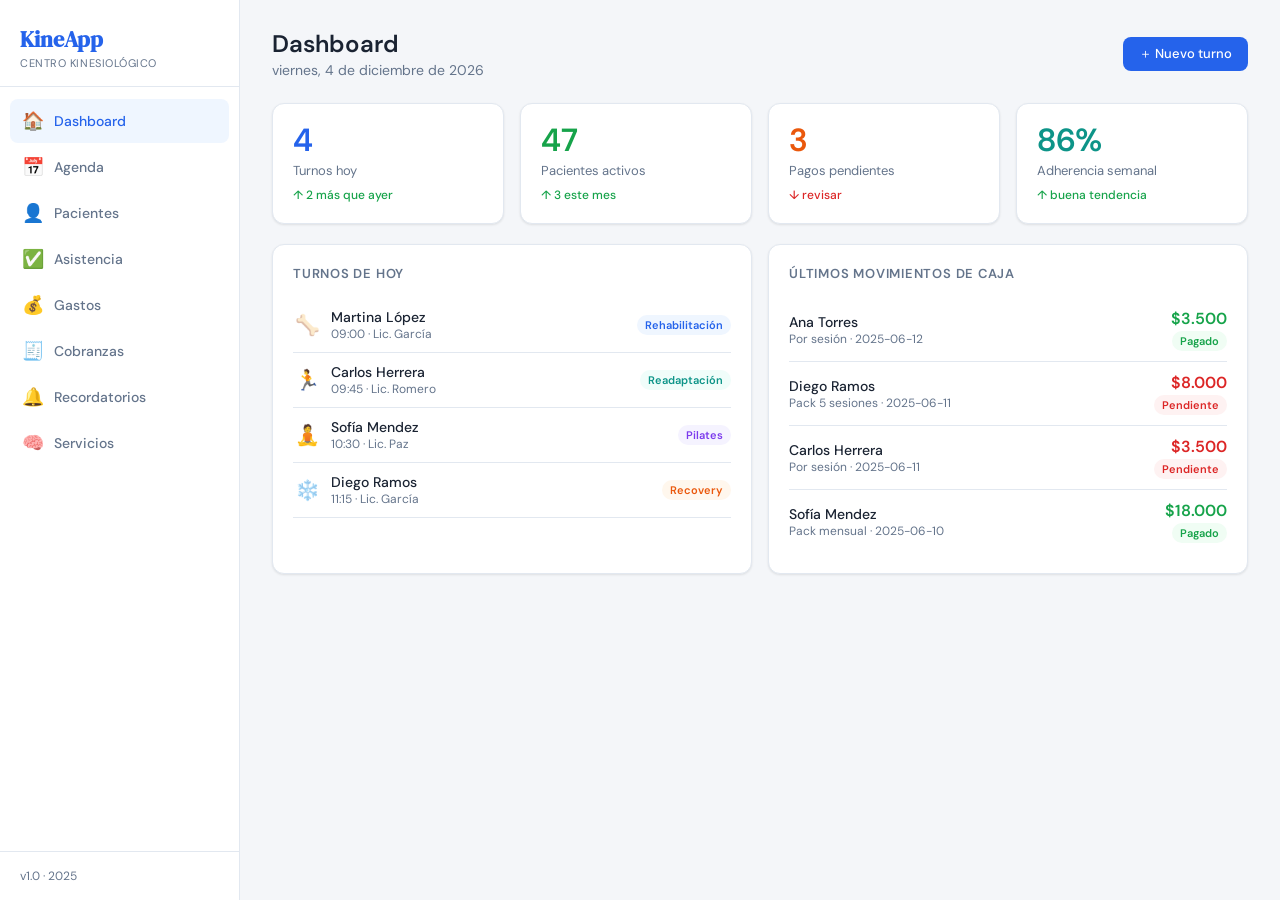
<file: index (3).html>
<!DOCTYPE html>
<html lang="es">
<head>
<meta charset="UTF-8">
<meta name="viewport" content="width=device-width, initial-scale=1.0">
<title>KineApp — Centro Kinesiológico</title>
<link href="https://fonts.googleapis.com/css2?family=DM+Sans:wght@300;400;500;600&family=DM+Serif+Display:ital@0;1&display=swap" rel="stylesheet">
<style>
  :root {
    --bg: #f4f6f9;
    --white: #ffffff;
    --surface: #ffffff;
    --border: #e2e8f0;
    --text: #1a2332;
    --text-muted: #64748b;
    --primary: #2563eb;
    --primary-light: #eff6ff;
    --primary-soft: #bfdbfe;
    --green: #16a34a;
    --green-light: #f0fdf4;
    --red: #dc2626;
    --red-light: #fef2f2;
    --orange: #ea580c;
    --orange-light: #fff7ed;
    --purple: #7c3aed;
    --purple-light: #f5f3ff;
    --teal: #0d9488;
    --teal-light: #f0fdfa;
    --shadow: 0 1px 3px rgba(0,0,0,0.06), 0 1px 2px rgba(0,0,0,0.04);
    --shadow-md: 0 4px 6px -1px rgba(0,0,0,0.07), 0 2px 4px -2px rgba(0,0,0,0.05);
    --radius: 12px;
    --radius-sm: 8px;
  }
  * { margin:0; padding:0; box-sizing:border-box; }
  body { font-family: 'DM Sans', sans-serif; background: var(--bg); color: var(--text); min-height: 100vh; }

  /* LAYOUT */
  .app { display: flex; min-height: 100vh; }
  
  /* SIDEBAR */
  .sidebar {
    width: 240px; background: var(--white); border-right: 1px solid var(--border);
    display: flex; flex-direction: column; position: fixed; height: 100vh; z-index: 100;
  }
  .sidebar-logo {
    padding: 24px 20px 16px;
    border-bottom: 1px solid var(--border);
  }
  .sidebar-logo h1 { font-family: 'DM Serif Display', serif; font-size: 22px; color: var(--primary); }
  .sidebar-logo p { font-size: 11px; color: var(--text-muted); margin-top: 2px; letter-spacing: 0.05em; text-transform: uppercase; }
  .nav { padding: 12px 10px; flex: 1; overflow-y: auto; }
  .nav-item {
    display: flex; align-items: center; gap: 10px; padding: 10px 12px;
    border-radius: var(--radius-sm); cursor: pointer; font-size: 14px; font-weight: 500;
    color: var(--text-muted); transition: all 0.15s; margin-bottom: 2px;
  }
  .nav-item:hover { background: var(--bg); color: var(--text); }
  .nav-item.active { background: var(--primary-light); color: var(--primary); }
  .nav-item .icon { font-size: 18px; width: 22px; text-align: center; }
  .sidebar-footer { padding: 16px 20px; border-top: 1px solid var(--border); font-size: 12px; color: var(--text-muted); }

  /* MAIN */
  .main { margin-left: 240px; flex: 1; padding: 28px 32px; }
  .page { display: none; }
  .page.active { display: block; animation: fadeIn 0.2s ease; }
  @keyframes fadeIn { from { opacity:0; transform:translateY(4px); } to { opacity:1; transform:translateY(0); } }

  /* PAGE HEADER */
  .page-header { display: flex; align-items: center; justify-content: space-between; margin-bottom: 24px; }
  .page-header h2 { font-size: 24px; font-weight: 600; }
  .page-header p { font-size: 14px; color: var(--text-muted); margin-top: 2px; }

  /* CARDS */
  .card {
    background: var(--white); border: 1px solid var(--border); border-radius: var(--radius);
    padding: 20px; box-shadow: var(--shadow);
  }
  .card-title { font-size: 13px; font-weight: 600; text-transform: uppercase; letter-spacing: 0.06em; color: var(--text-muted); margin-bottom: 16px; }
  
  /* GRID */
  .grid-2 { display: grid; grid-template-columns: 1fr 1fr; gap: 16px; }
  .grid-3 { display: grid; grid-template-columns: 1fr 1fr 1fr; gap: 16px; }
  .grid-4 { display: grid; grid-template-columns: repeat(4, 1fr); gap: 16px; }

  /* STAT CARDS */
  .stat-card { background: var(--white); border: 1px solid var(--border); border-radius: var(--radius); padding: 20px; box-shadow: var(--shadow); }
  .stat-num { font-size: 32px; font-weight: 600; line-height: 1; }
  .stat-label { font-size: 13px; color: var(--text-muted); margin-top: 6px; }
  .stat-trend { font-size: 12px; margin-top: 8px; font-weight: 500; }
  .stat-trend.up { color: var(--green); }
  .stat-trend.down { color: var(--red); }

  /* BUTTONS */
  .btn {
    display: inline-flex; align-items: center; gap: 6px; padding: 8px 16px;
    border-radius: var(--radius-sm); font-size: 13px; font-weight: 500;
    cursor: pointer; border: none; transition: all 0.15s; font-family: inherit;
  }
  .btn-primary { background: var(--primary); color: white; }
  .btn-primary:hover { background: #1d4ed8; }
  .btn-secondary { background: var(--bg); color: var(--text); border: 1px solid var(--border); }
  .btn-secondary:hover { background: var(--border); }
  .btn-sm { padding: 5px 10px; font-size: 12px; }
  .btn-danger { background: var(--red-light); color: var(--red); }
  .btn-success { background: var(--green-light); color: var(--green); }

  /* BADGE */
  .badge {
    display: inline-flex; align-items: center; padding: 3px 8px;
    border-radius: 20px; font-size: 11px; font-weight: 600;
  }
  .badge-green { background: var(--green-light); color: var(--green); }
  .badge-red { background: var(--red-light); color: var(--red); }
  .badge-orange { background: var(--orange-light); color: var(--orange); }
  .badge-blue { background: var(--primary-light); color: var(--primary); }
  .badge-purple { background: var(--purple-light); color: var(--purple); }
  .badge-teal { background: var(--teal-light); color: var(--teal); }
  .badge-gray { background: var(--bg); color: var(--text-muted); }

  /* TABLE */
  .table-wrap { overflow-x: auto; }
  table { width: 100%; border-collapse: collapse; }
  th { text-align: left; font-size: 11px; font-weight: 600; text-transform: uppercase; letter-spacing: 0.05em; color: var(--text-muted); padding: 10px 12px; border-bottom: 1px solid var(--border); }
  td { padding: 12px 12px; border-bottom: 1px solid var(--border); font-size: 14px; }
  tr:last-child td { border-bottom: none; }
  tr:hover td { background: var(--bg); }

  /* FORM */
  .form-group { margin-bottom: 16px; }
  .form-group label { display: block; font-size: 12px; font-weight: 600; color: var(--text-muted); margin-bottom: 6px; text-transform: uppercase; letter-spacing: 0.04em; }
  .form-control {
    width: 100%; padding: 9px 12px; border: 1px solid var(--border);
    border-radius: var(--radius-sm); font-size: 14px; font-family: inherit;
    background: var(--white); color: var(--text); transition: border-color 0.15s;
  }
  .form-control:focus { outline: none; border-color: var(--primary); box-shadow: 0 0 0 3px var(--primary-light); }
  select.form-control { cursor: pointer; }

  /* MODAL */
  .modal-overlay {
    display: none; position: fixed; inset: 0; background: rgba(0,0,0,0.4);
    z-index: 1000; align-items: center; justify-content: center; backdrop-filter: blur(2px);
    overflow-y: auto; padding: 16px;
  }
  .modal-overlay.open { display: flex; }
  .modal {
    background: var(--white); border-radius: var(--radius); padding: 28px;
    width: 480px; max-width: 100%; box-shadow: 0 20px 60px rgba(0,0,0,0.15);
    max-height: 90vh; overflow-y: auto; position: relative;
  }
  .modal-header { display: flex; align-items: center; justify-content: space-between; margin-bottom: 20px; position: sticky; top: 0; background: var(--white); z-index: 2; padding-bottom: 12px; border-bottom: 1px solid var(--border); }
  .modal-header h3 { font-size: 18px; font-weight: 600; }
  .modal-close { background: none; border: none; font-size: 20px; cursor: pointer; color: var(--text-muted); padding: 4px; border-radius: 4px; }
  .modal-close:hover { background: var(--bg); }
  .modal-actions { display: flex; gap: 8px; justify-content: flex-end; margin-top: 20px; position: sticky; bottom: 0; background: var(--white); padding-top: 12px; border-top: 1px solid var(--border); }

  @media (max-width: 768px) {
    .modal-overlay { align-items: flex-end; padding: 0; }
    .modal {
      width: 100% !important; max-width: 100% !important;
      border-radius: var(--radius) var(--radius) 0 0;
      max-height: 92vh; padding: 20px 16px;
    }
  }

  /* AGENDA */
  .agenda-toolbar { display: flex; align-items: center; gap: 12px; margin-bottom: 20px; flex-wrap: wrap; }
  .week-nav { display: flex; align-items: center; gap: 8px; }
  .week-nav button { background: none; border: 1px solid var(--border); border-radius: var(--radius-sm); padding: 6px 10px; cursor: pointer; font-size: 14px; }
  .week-nav button:hover { background: var(--bg); }
  .week-date { font-weight: 600; font-size: 14px; min-width: 180px; text-align: center; }
  
  .agenda-grid { display: grid; grid-template-columns: 60px repeat(6, 1fr); gap: 1px; background: var(--border); border-radius: var(--radius); overflow: hidden; border: 1px solid var(--border); }
  .agenda-grid .cell { background: var(--white); }
  .agenda-header { background: var(--bg) !important; font-size: 12px; font-weight: 600; text-align: center; padding: 10px 4px; }
  .agenda-time { font-size: 11px; color: var(--text-muted); text-align: right; padding: 6px 8px; background: var(--bg) !important; }
  .agenda-slot { min-height: 48px; padding: 3px; position: relative; cursor: pointer; display: flex; flex-direction: column; gap: 2px; }
  .agenda-slot:hover { background: #f8faff !important; }
  .slot-add-btn {
    display: none; position: absolute; bottom: 2px; right: 3px;
    font-size: 11px; font-weight: 700; color: var(--primary);
    background: var(--primary-light); border-radius: 4px;
    padding: 1px 5px; line-height: 16px; cursor: pointer;
  }
  .agenda-slot:hover .slot-add-btn { display: block; }
  .turno {
    border-radius: 5px; padding: 3px 5px;
    font-size: 11px; font-weight: 500; line-height: 1.3; cursor: pointer;
    transition: opacity 0.1s; white-space: nowrap; overflow: hidden; text-overflow: ellipsis;
    color: white; flex-shrink: 0;
  }
  .turno:hover { opacity: 0.85; }
  .turno.rehab { background: var(--primary); }
  .turno.gym { background: var(--teal); }
  .turno.recovery { background: var(--purple); }
  .turno.pilates { background: var(--orange); }
  .turno.bloqueado { background: var(--border); color: var(--text-muted); }

  /* ASISTENCIA */
  .asist-row { display: flex; align-items: center; justify-content: space-between; padding: 12px 0; border-bottom: 1px solid var(--border); }
  .asist-row:last-child { border-bottom: none; }
  .asist-actions { display: flex; gap: 6px; }
  .asist-btn {
    width: 32px; height: 32px; border-radius: 50%; border: none; cursor: pointer;
    display: flex; align-items: center; justify-content: center; font-size: 14px;
    transition: all 0.15s;
  }
  .asist-btn:hover { transform: scale(1.1); }
  .asist-btn.asistio { background: var(--green-light); }
  .asist-btn.ausente { background: var(--red-light); }
  .asist-btn.reprog { background: var(--orange-light); }
  .asist-btn.active-asistio { background: var(--green); color: white; }
  .asist-btn.active-ausente { background: var(--red); color: white; }
  .asist-btn.active-reprog { background: var(--orange); color: white; }

  /* PAGOS */
  .deuda-alert { background: var(--red-light); border: 1px solid #fecaca; border-radius: var(--radius); padding: 14px 18px; margin-bottom: 16px; display: flex; align-items: center; gap: 10px; }
  .caja-row { display: flex; justify-content: space-between; align-items: center; padding: 10px 0; border-bottom: 1px solid var(--border); }
  .caja-row:last-child { border-bottom: none; }
  .caja-total { font-size: 28px; font-weight: 600; color: var(--green); }

  /* RECORDATORIOS */
  .reminder-item { display: flex; align-items: center; gap: 12px; padding: 12px; border: 1px solid var(--border); border-radius: var(--radius-sm); margin-bottom: 8px; background: var(--white); }
  .reminder-status { width: 8px; height: 8px; border-radius: 50%; background: var(--green); flex-shrink: 0; }
  .reminder-status.pending { background: var(--orange); }

  /* SERVICIOS */
  .servicio-card {
    background: var(--white); border: 1px solid var(--border); border-radius: var(--radius);
    padding: 20px; transition: box-shadow 0.2s; cursor: pointer;
  }
  .servicio-card:hover { box-shadow: var(--shadow-md); }
  .servicio-icon { font-size: 32px; margin-bottom: 12px; }
  .servicio-card h4 { font-size: 16px; font-weight: 600; margin-bottom: 4px; }
  .servicio-card p { font-size: 13px; color: var(--text-muted); }
  .servicio-card .servicio-count { font-size: 24px; font-weight: 600; margin-top: 12px; }

  /* TABS */
  .tabs { display: flex; gap: 4px; background: var(--bg); border-radius: var(--radius-sm); padding: 4px; margin-bottom: 20px; }
  .tab { padding: 7px 14px; border-radius: 6px; font-size: 13px; font-weight: 500; cursor: pointer; color: var(--text-muted); transition: all 0.15s; }
  .tab.active { background: var(--white); color: var(--text); box-shadow: var(--shadow); }
  .tab-content { display: none; }
  .tab-content.active { display: block; }

  /* SEARCH */
  .search-wrap { position: relative; }
  .search-wrap input { padding-left: 34px; }
  .search-icon { position: absolute; left: 10px; top: 50%; transform: translateY(-50%); color: var(--text-muted); font-size: 14px; }

  /* PACIENTE DETAIL */
  .hist-item { padding: 12px 0; border-bottom: 1px solid var(--border); display: flex; gap: 12px; }
  .hist-item:last-child { border-bottom: none; }
  .hist-dot { width: 8px; height: 8px; border-radius: 50%; background: var(--primary); margin-top: 6px; flex-shrink: 0; }

  /* PACIENTE CARDS MOBILE */
  #pacientes-cards-mobile { display: none; }
  #cobranzas-cards-mobile { display: none; }
  #cobranzas-hist-mobile { display: none; }
  .pac-card {
    padding: 14px 16px; border-bottom: 1px solid var(--border); background: var(--white);
  }
  .pac-card:last-child { border-bottom: none; }
  .pac-card-top { display: flex; align-items: center; justify-content: space-between; margin-bottom: 8px; }
  .pac-card-nombre { font-weight: 700; font-size: 15px; }
  .pac-card-row { display: flex; gap: 8px; flex-wrap: wrap; margin-bottom: 6px; align-items: center; }
  .pac-card-label { font-size: 11px; color: var(--text-muted); }
  .pac-card-val { font-size: 13px; font-weight: 500; }
  .pac-card-actions { display: flex; gap: 8px; margin-top: 10px; }

  @media (max-width: 768px) {
    /* Pacientes */
    #pacientes-tabla-desktop { display: none; }
    #pacientes-cards-mobile { display: block; }
    /* Cobranzas */
    #cobranzas-tabla-desktop { display: none; }
    #cobranzas-cards-mobile { display: block; }
    #cobranzas-hist-desktop { display: none; }
    #cobranzas-hist-mobile { display: block; }
    /* Nav */
    .bottom-nav { display: block !important; }
    .main { padding-bottom: 88px !important; }
    /* Agenda: 1 day mode */
    .agenda-grid { grid-template-columns: 38px 1fr !important; }
  }

  /* PAGO CHECKLIST */
  .pago-checklist-item {
    display: flex; align-items: center; gap: 14px; padding: 13px 4px;
    border-bottom: 1px solid var(--border); cursor: pointer; transition: background 0.15s;
    border-radius: 6px;
  }
  .pago-checklist-item:last-child { border-bottom: none; }
  .pago-checklist-item:hover { background: var(--bg); }
  .pago-checklist-item.cobrado { opacity: 0.6; }
  .pago-check {
    width: 24px; height: 24px; border-radius: 50%; border: 2px solid var(--border);
    display: flex; align-items: center; justify-content: center; flex-shrink: 0;
    font-size: 13px; font-weight: 700; transition: all 0.2s;
  }
  .pago-check.checked { background: var(--green); border-color: var(--green); color: white; }

  /* FILTROS ACTIVIDAD AGENDA */
  .filtro-act {
    padding: 4px 10px; border-radius: 20px; font-size: 12px; font-weight: 600;
    border: 1.5px solid var(--border); background: var(--white); cursor: pointer;
    color: var(--text-muted); transition: all 0.15s; font-family: inherit;
  }
  .filtro-act:hover { border-color: var(--fc, var(--primary)); color: var(--fc, var(--primary)); }
  .filtro-act.active { background: var(--fc, var(--primary)); border-color: var(--fc, var(--primary)); color: white; }
  .filtro-act[data-serv=""].active { background: var(--text); border-color: var(--text); color: white; }

  /* TOOLTIP */
  [data-tip] { position: relative; }

  /* SERVICIO DETAIL */
  .servicio-pac-item { border: 1px solid var(--border); border-radius: var(--radius-sm); margin-bottom: 8px; overflow: hidden; }
  .servicio-pac-header { display: flex; align-items: center; justify-content: space-between; padding: 12px 14px; cursor: pointer; background: var(--white); transition: background 0.15s; }
  .servicio-pac-header:hover { background: var(--bg); }
  .servicio-pac-turnos { padding: 4px 14px 12px; background: var(--bg); border-top: 1px solid var(--border); }

  /* BOTTOM NAV MOBILE */
  .bottom-nav {
    display: none;
    position: fixed; bottom: 0; left: 0; right: 0;
    background: var(--white); border-top: 1px solid var(--border);
    z-index: 200; padding-bottom: env(safe-area-inset-bottom);
    box-shadow: 0 -2px 10px rgba(0,0,0,0.06);
  }
  .bottom-nav-inner {
    display: flex; justify-content: space-around; align-items: center;
    padding: 6px 0 4px;
  }
  .bnav-item {
    display: flex; flex-direction: column; align-items: center; gap: 2px;
    padding: 6px 10px; border-radius: 8px; cursor: pointer;
    font-size: 10px; font-weight: 600; color: var(--text-muted);
    min-width: 48px; transition: color 0.15s;
  }
  .bnav-item .bicon { font-size: 22px; line-height: 1; }
  .bnav-item.active { color: var(--primary); }

  @media (max-width: 768px) {
    .sidebar { display: none; }
    .bottom-nav { display: block; }
    .main { margin-left: 0; padding: 16px 14px 88px; }
    .grid-4 { grid-template-columns: 1fr 1fr; }
    .grid-3 { grid-template-columns: 1fr; }
    .grid-2 { grid-template-columns: 1fr; }
    .agenda-grid { grid-template-columns: 38px repeat(3, 1fr); }
    .page-header { flex-wrap: wrap; gap: 10px; }
    .page-header .btn { font-size: 12px; padding: 7px 12px; }
    .agenda-toolbar { flex-wrap: wrap; }
    .modal { padding: 20px 16px; width: 95vw !important; }
    #pacientes-tabla-desktop { display: none; }
    #pacientes-cards-mobile { display: block; }
  }

  @media (min-width: 641px) and (max-width: 900px) {
    .sidebar { width: 64px; }
    .sidebar-logo h1, .sidebar-logo p, .nav-item span { display: none; }
    .nav-item { justify-content: center; padding: 10px; }
    .sidebar-footer { display: none; }
    .main { margin-left: 64px; padding: 20px; }
    .grid-4 { grid-template-columns: 1fr 1fr; }
    .grid-3 { grid-template-columns: 1fr 1fr; }
    .agenda-grid { grid-template-columns: 40px repeat(3, 1fr); }
  }
</style>
</head>
<body>
<div class="app">

<!-- SIDEBAR -->
<aside class="sidebar">
  <div class="sidebar-logo">
    <h1>KineApp</h1>
    <p>Centro Kinesiológico</p>
  </div>
  <nav class="nav">
    <div class="nav-item active" onclick="navigate('dashboard')">
      <span class="icon">🏠</span><span>Dashboard</span>
    </div>
    <div class="nav-item" onclick="navigate('agenda')">
      <span class="icon">📅</span><span>Agenda</span>
    </div>
    <div class="nav-item" onclick="navigate('pacientes')">
      <span class="icon">👤</span><span>Pacientes</span>
    </div>
    <div class="nav-item" onclick="navigate('asistencia')">
      <span class="icon">✅</span><span>Asistencia</span>
    </div>
    <div class="nav-item" onclick="navigate('pagos')">
      <span class="icon">💰</span><span>Gastos</span>
    </div>
    <div class="nav-item" onclick="navigate('cobranzas')">
      <span class="icon">🧾</span><span>Cobranzas</span>
    </div>
    <div class="nav-item" onclick="navigate('recordatorios')">
      <span class="icon">🔔</span><span>Recordatorios</span>
    </div>
    <div class="nav-item" onclick="navigate('servicios')">
      <span class="icon">🧠</span><span>Servicios</span>
    </div>
  </nav>
  <div class="sidebar-footer">v1.0 · 2025</div>
</aside>

<!-- MAIN -->
<main class="main">

  <!-- DASHBOARD -->
  <div class="page active" id="page-dashboard">
    <div class="page-header">
      <div>
        <h2>Dashboard</h2>
        <p id="hoy-fecha">Cargando...</p>
      </div>
      <button class="btn btn-primary" onclick="openModal('modal-turno')">＋ Nuevo turno</button>
    </div>
    <div class="grid-4" style="margin-bottom:20px">
      <div class="stat-card">
        <div class="stat-num" style="color:var(--primary)" id="stat-hoy">8</div>
        <div class="stat-label">Turnos hoy</div>
        <div class="stat-trend up">↑ 2 más que ayer</div>
      </div>
      <div class="stat-card">
        <div class="stat-num" style="color:var(--green)" id="stat-pac">47</div>
        <div class="stat-label">Pacientes activos</div>
        <div class="stat-trend up">↑ 3 este mes</div>
      </div>
      <div class="stat-card">
        <div class="stat-num" style="color:var(--orange)" id="stat-pend">3</div>
        <div class="stat-label">Pagos pendientes</div>
        <div class="stat-trend down">↓ revisar</div>
      </div>
      <div class="stat-card">
        <div class="stat-num" style="color:var(--teal)" id="stat-adh">86%</div>
        <div class="stat-label">Adherencia semanal</div>
        <div class="stat-trend up">↑ buena tendencia</div>
      </div>
    </div>
    <div id="alertas-sesiones-dash" style="display:none;margin-bottom:16px"></div>
    <div class="grid-2">
      <div class="card">
        <div class="card-title">Turnos de hoy</div>
        <div id="turnos-hoy-list"></div>
      </div>
      <div class="card">
        <div class="card-title">Últimos movimientos de caja</div>
        <div id="caja-list"></div>
      </div>
    </div>
  </div>

  <!-- AGENDA -->
  <div class="page" id="page-agenda">
    <div class="page-header">
      <div><h2>Agenda</h2><p>Vista semanal por profesional</p></div>
      <div style="display:flex;gap:8px">
        <select class="form-control" id="agenda-prof" style="width:160px">
          <option>Todos</option>
          <option>Lic. García</option>
          <option>Lic. Romero</option>
          <option>Lic. Paz</option>
        </select>
        <button class="btn btn-primary" onclick="openModal('modal-turno')">＋ Turno</button>
      </div>
    </div>
    <div class="card" style="padding:0;overflow:hidden">
      <div style="padding:16px 20px;border-bottom:1px solid var(--border);display:flex;align-items:center;gap:12px;flex-wrap:wrap">
        <div class="week-nav">
          <button onclick="changeWeek(-1)">‹</button>
          <span class="week-date" id="week-label">Semana actual</span>
          <button onclick="changeWeek(1)">›</button>
        </div>
        <div style="display:flex;gap:6px;flex-wrap:wrap;align-items:center">
          <button class="filtro-act active" data-serv="" onclick="setFiltroActividad(this,'')">Todos</button>
          <button class="filtro-act" data-serv="rehab" onclick="setFiltroActividad(this,'rehab')" style="--fc:var(--primary)">● Rehabilitación</button>
          <button class="filtro-act" data-serv="gym" onclick="setFiltroActividad(this,'gym')" style="--fc:var(--teal)">● Readaptación</button>
          <button class="filtro-act" data-serv="recovery" onclick="setFiltroActividad(this,'recovery')" style="--fc:var(--purple)">● Recovery</button>
          <button class="filtro-act" data-serv="pilates" onclick="setFiltroActividad(this,'pilates')" style="--fc:var(--orange)">● Pilates</button>
          <button class="filtro-act" data-serv="funcional" onclick="setFiltroActividad(this,'funcional')" style="--fc:var(--green)">● Funcional</button>
        </div>
      </div>
      <div style="padding:16px;overflow-x:auto">
        <div class="agenda-grid" id="agenda-grid"></div>
      </div>
    </div>
  </div>

  <!-- PACIENTES -->
  <div class="page" id="page-pacientes">
    <div class="page-header">
      <div><h2>Pacientes</h2><p>Fichas y historial de sesiones</p></div>
      <button class="btn btn-primary" onclick="openModal('modal-paciente')">＋ Nuevo paciente</button>
    </div>
    <div class="card" style="margin-bottom:16px">
      <div style="display:flex;gap:10px;flex-wrap:wrap">
        <div class="search-wrap" style="flex:1;min-width:200px">
          <span class="search-icon">🔍</span>
          <input class="form-control" placeholder="Buscar por nombre o lesión..." oninput="filtrarPacientes(this.value)">
        </div>
        <select class="form-control" style="width:160px" onchange="filtrarPorServicio(this.value)">
          <option value="">Todos los servicios</option>
          <option>Rehabilitación</option>
          <option>Readaptación</option>
          <option>Pilates</option>
          <option>Recovery</option>
          <option>Entrenamiento funcional</option>
        </select>
      </div>
    </div>
    <div class="card" id="pacientes-tabla-wrap" style="padding:0;overflow:hidden">
      <div class="table-wrap" id="pacientes-tabla-desktop">
        <table id="tabla-pacientes">
          <thead><tr>
            <th>Paciente</th><th>Teléfono</th><th>Servicio</th><th>Lesión/Diagnóstico</th><th>Profesional</th><th>Sesiones</th><th>Estado pago</th><th></th>
          </tr></thead>
          <tbody id="tbody-pacientes"></tbody>
        </table>
      </div>
      <div id="pacientes-cards-mobile"></div>
    </div>
  </div>

  <!-- ASISTENCIA -->
  <div class="page" id="page-asistencia">
    <div class="page-header">
      <div><h2>Control de asistencia</h2><p>Registrá la asistencia diaria</p></div>
      <input type="date" class="form-control" id="fecha-asist" style="width:180px" onchange="renderAsistencia()">
    </div>
    <div class="grid-3" style="margin-bottom:20px">
      <div class="stat-card">
        <div class="stat-num" style="color:var(--green)" id="asist-count">0</div>
        <div class="stat-label">Asistieron</div>
      </div>
      <div class="stat-card">
        <div class="stat-num" style="color:var(--red)" id="aus-count">0</div>
        <div class="stat-label">Ausentes</div>
      </div>
      <div class="stat-card">
        <div class="stat-num" style="color:var(--orange)" id="rep-count">0</div>
        <div class="stat-label">Reprogramados</div>
      </div>
    </div>
    <div class="card">
      <div class="card-title">Turnos del día</div>
      <div id="asist-list"></div>
    </div>
  </div>

  <!-- PAGOS (gastos del centro) -->
  <div class="page" id="page-pagos">
    <div class="page-header">
      <div><h2>Gastos del centro</h2><p>Tildá lo que pagaste este mes</p></div>
      <button class="btn btn-primary" onclick="openModal('modal-gasto')">＋ Agregar gasto</button>
    </div>

    <div class="grid-3" style="margin-bottom:20px">
      <div class="stat-card">
        <div class="stat-label">Total a pagar este mes</div>
        <div class="caja-total" style="color:var(--red)" id="gasto-total-pendiente">$0</div>
      </div>
      <div class="stat-card">
        <div class="stat-label">Ya pagado</div>
        <div class="caja-total" style="color:var(--green)" id="gasto-total-pagado">$0</div>
      </div>
      <div class="stat-card">
        <div class="stat-label">Total del mes</div>
        <div class="caja-total" id="gasto-total-mes">$0</div>
      </div>
    </div>

    <div class="card">
      <div style="display:flex;align-items:center;justify-content:space-between;margin-bottom:16px;flex-wrap:wrap;gap:10px">
        <div class="card-title" style="margin-bottom:0">Gastos del mes</div>
        <div style="display:flex;gap:6px;flex-wrap:wrap">
          <button class="filtro-act active" id="fg-todos" onclick="setFiltroGastos(this,'todos')">Todos</button>
          <button class="filtro-act" onclick="setFiltroGastos(this,'pendiente')" style="--fc:var(--red)">● Sin pagar</button>
          <button class="filtro-act" onclick="setFiltroGastos(this,'pagado')" style="--fc:var(--green)">● Pagados</button>
        </div>
      </div>
      <div id="gastos-checklist"></div>
    </div>
  </div>

  <!-- COBRANZAS -->
  <div class="page" id="page-cobranzas">
    <div class="page-header">
      <div><h2>Cobranzas</h2><p>Historial completo de movimientos</p></div>
      <button class="btn btn-primary" onclick="openModal('modal-pago')">＋ Registrar</button>
    </div>
    <div class="grid-3" style="margin-bottom:20px">
      <div class="stat-card">
        <div class="stat-label">Cobrado hoy</div>
        <div class="caja-total" id="caja-hoy">$0</div>
      </div>
      <div class="stat-card">
        <div class="stat-label">Cobrado este mes</div>
        <div class="caja-total" id="caja-mes">$0</div>
      </div>
      <div class="stat-card">
        <div class="stat-label">Total pendiente</div>
        <div class="caja-total" style="color:var(--red)" id="caja-deuda">$0</div>
      </div>
    </div>
    <div id="alertas-deuda" style="margin-bottom:12px"></div>
    <div class="tabs" id="tabs-cobranzas">
      <div class="tab active" onclick="switchTab('cobranzas','por-paciente')">Por paciente</div>
      <div class="tab" onclick="switchTab('cobranzas','historial')">Historial</div>
    </div>
    <div class="tab-content active" id="tab-cobranzas-por-paciente">
      <div class="card" style="padding:0;overflow:hidden">
        <div id="cobranzas-tabla-desktop">
          <div class="table-wrap">
            <table><thead><tr><th>Paciente</th><th>Servicio</th><th>Cobertura</th><th>Sesiones</th><th>Deuda</th><th>Estado</th><th></th></tr></thead>
            <tbody id="tbody-cobranzas-pacientes"></tbody></table>
          </div>
        </div>
        <div id="cobranzas-cards-mobile"></div>
      </div>
    </div>
    <div class="tab-content" id="tab-cobranzas-historial">
      <div class="card" style="padding:0;overflow:hidden">
        <div id="cobranzas-hist-desktop">
          <div class="table-wrap">
            <table><thead><tr><th>Fecha</th><th>Paciente</th><th>Concepto</th><th>Monto</th><th>Estado</th></tr></thead>
            <tbody id="tbody-cobranzas-hist"></tbody></table>
          </div>
        </div>
        <div id="cobranzas-hist-mobile"></div>
      </div>
    </div>
  </div>

  <!-- RECORDATORIOS -->
  <div class="page" id="page-recordatorios">
    <div class="page-header">
      <div><h2>Recordatorios automáticos</h2><p>Reducí el ausentismo hasta un 40%</p></div>
    </div>
    <div class="card" style="margin-bottom:16px;background:var(--primary-light);border-color:var(--primary-soft)">
      <div style="display:flex;align-items:center;gap:12px">
        <span style="font-size:28px">📊</span>
        <div>
          <div style="font-weight:600;font-size:15px;color:var(--primary)">Impacto real de los recordatorios</div>
          <div style="font-size:13px;color:var(--text-muted);margin-top:2px">Los recordatorios automáticos reducen el ausentismo entre 30% y 40%. Esta semana ya se enviaron <strong id="rec-enviados">12</strong> recordatorios.</div>
        </div>
      </div>
    </div>
    <div class="grid-2" style="margin-bottom:16px">
      <div class="card">
        <div class="card-title">Configuración</div>
        <div class="form-group">
          <label>Recordatorio principal</label>
          <select class="form-control" id="rec-tiempo1">
            <option value="24">24 horas antes (recomendado)</option>
            <option value="48">48 horas antes</option>
            <option value="12">12 horas antes</option>
          </select>
        </div>
        <div class="form-group">
          <label>Recordatorio secundario (opcional)</label>
          <select class="form-control" id="rec-tiempo2">
            <option value="0">No enviar</option>
            <option value="2">2 horas antes</option>
            <option value="3">3 horas antes</option>
          </select>
        </div>
        <div class="form-group">
          <label>Canal</label>
          <select class="form-control">
            <option>WhatsApp</option>
            <option>SMS</option>
            <option>WhatsApp + SMS</option>
          </select>
        </div>
        <div class="form-group">
          <label>Mensaje personalizado</label>
          <textarea class="form-control" rows="3" id="rec-mensaje">Hola {nombre} 👋 Te recordamos tu turno en el centro para mañana {fecha} a las {hora} con {profesional}. ¡Nos vemos!</textarea>
        </div>
        <button class="btn btn-primary" onclick="guardarRecConfig()">Guardar configuración</button>
      </div>
      <div class="card">
        <div class="card-title">Próximos recordatorios a enviar</div>
        <div id="proximos-rec"></div>
      </div>
    </div>
    <div class="card">
      <div class="card-title">Historial de envíos</div>
      <div id="hist-rec"></div>
    </div>
  </div>

  <!-- SERVICIOS -->
  <div class="page" id="page-servicios">
    <div class="page-header">
      <div><h2>Organización por servicios</h2><p>Centro deportivo integral</p></div>
      <button class="btn btn-primary" onclick="openModal('modal-servicio')">＋ Servicio</button>
    </div>
    <div class="grid-3" id="servicios-grid" style="margin-bottom:24px"></div>

    <div class="grid-2" style="gap:20px">
      <!-- TARIFAS -->
      <div class="card">
        <div style="display:flex;align-items:center;justify-content:space-between;margin-bottom:16px">
          <div class="card-title" style="margin-bottom:0">💲 Tarifas</div>
          <button class="btn btn-sm btn-secondary" onclick="openModal('modal-tarifa')">＋ Tarifa</button>
        </div>
        <div id="tarifas-list"></div>
      </div>

      <!-- OBRAS SOCIALES -->
      <div class="card">
        <div style="display:flex;align-items:center;justify-content:space-between;margin-bottom:16px">
          <div class="card-title" style="margin-bottom:0">🏥 Obras sociales</div>
          <button class="btn btn-sm btn-secondary" onclick="openModal('modal-obrasocial')">＋ Agregar</button>
        </div>
        <div id="obras-sociales-list"></div>
      </div>
    </div>
  </div>

</main>
</div>

<!-- BOTTOM NAV (mobile only) -->
<nav class="bottom-nav">
  <div class="bottom-nav-inner">
    <div class="bnav-item active" id="bnav-dashboard" onclick="navigate('dashboard')">
      <span class="bicon">🏠</span>Inicio
    </div>
    <div class="bnav-item" id="bnav-agenda" onclick="navigate('agenda')">
      <span class="bicon">📅</span>Agenda
    </div>
    <div class="bnav-item" id="bnav-pacientes" onclick="navigate('pacientes')">
      <span class="bicon">👤</span>Pacientes
    </div>
    <div class="bnav-item" id="bnav-asistencia" onclick="navigate('asistencia')">
      <span class="bicon">✅</span>Asist.
    </div>
    <div class="bnav-item" id="bnav-pagos" onclick="navigate('pagos')">
      <span class="bicon">💰</span>Gastos
    </div>
    <div class="bnav-item" id="bnav-mas" onclick="toggleMasMenu()">
      <span class="bicon">☰</span>Más
    </div>
  </div>
</nav>

<!-- MAS MENU (mobile) -->
<div id="mas-menu" style="display:none;position:fixed;bottom:70px;right:12px;background:var(--white);border:1px solid var(--border);border-radius:var(--radius);box-shadow:var(--shadow-md);z-index:300;overflow:hidden;min-width:180px">
  <div onclick="navigate('cobranzas');toggleMasMenu()" style="padding:12px 16px;cursor:pointer;font-size:14px;font-weight:500;border-bottom:1px solid var(--border)">🧾 Cobranzas</div>
  <div onclick="navigate('recordatorios');toggleMasMenu()" style="padding:12px 16px;cursor:pointer;font-size:14px;font-weight:500;border-bottom:1px solid var(--border)">🔔 Recordatorios</div>
  <div onclick="navigate('servicios');toggleMasMenu()" style="padding:12px 16px;cursor:pointer;font-size:14px;font-weight:500">🧠 Servicios</div>
</div>

<!-- MODALES -->
<div class="modal-overlay" id="modal-turno">
  <div class="modal">
    <div class="modal-header">
      <h3>Nuevo turno</h3>
      <button class="modal-close" onclick="closeModal('modal-turno')">✕</button>
    </div>
    <div class="form-group">
      <label>Paciente</label>
      <select class="form-control" id="turno-paciente">
        <option>— Seleccionar —</option>
      </select>
    </div>
    <div class="grid-2">
      <div class="form-group">
        <label>Fecha</label>
        <input type="date" class="form-control" id="turno-fecha">
      </div>
      <div class="form-group">
        <label>Hora</label>
        <select class="form-control" id="turno-hora"></select>
      </div>
    </div>
    <div class="grid-2">
      <div class="form-group">
        <label>Duración</label>
        <select class="form-control" id="turno-duracion">
          <option value="30">30 min</option>
          <option value="45" selected>45 min</option>
          <option value="60">60 min</option>
        </select>
      </div>
      <div class="form-group">
        <label>Servicio</label>
        <select class="form-control" id="turno-servicio">
          <option>Rehabilitación</option>
          <option>Readaptación</option>
          <option>Pilates</option>
          <option>Recovery</option>
          <option>Entrenamiento funcional</option>
        </select>
      </div>
    </div>
    <div class="form-group">
      <label>Profesional</label>
      <select class="form-control" id="turno-prof">
        <option>Lic. García</option>
        <option>Lic. Romero</option>
        <option>Lic. Paz</option>
      </select>
    </div>
    <div class="form-group">
      <label>Notas</label>
      <input class="form-control" id="turno-notas" placeholder="Observaciones opcionales">
    </div>
    <div class="modal-actions">
      <button class="btn btn-secondary" onclick="closeModal('modal-turno')">Cancelar</button>
      <button class="btn btn-primary" onclick="guardarTurno()">Guardar turno</button>
    </div>
  </div>
</div>

<div class="modal-overlay" id="modal-paciente">
  <div class="modal">
    <div class="modal-header">
      <h3>Nuevo paciente</h3>
      <button class="modal-close" onclick="closeModal('modal-paciente')">✕</button>
    </div>
    <div class="grid-2">
      <div class="form-group">
        <label>Nombre completo</label>
        <input class="form-control" id="pac-nombre" placeholder="Juan Pérez">
      </div>
      <div class="form-group">
        <label>Teléfono</label>
        <input class="form-control" id="pac-tel" placeholder="261 123 4567" type="tel">
      </div>
    </div>
    <div class="grid-2">
      <div class="form-group">
        <label>Deporte / Actividad</label>
        <input class="form-control" id="pac-deporte" placeholder="Fútbol, running...">
      </div>
      <div class="form-group">
        <label>Servicio</label>
        <select class="form-control" id="pac-servicio">
          <option>Rehabilitación</option>
          <option>Readaptación</option>
          <option>Pilates</option>
          <option>Recovery</option>
          <option>Entrenamiento funcional</option>
        </select>
      </div>
    </div>
    <div class="form-group">
      <label>Motivo de consulta</label>
      <input class="form-control" id="pac-motivo" placeholder="¿Por qué consulta?">
    </div>
    <div class="form-group">
      <label>Lesión / Diagnóstico</label>
      <input class="form-control" id="pac-lesion" placeholder="Esguince, lumbalgia...">
    </div>
    <div class="form-group">
      <label>Profesional asignado</label>
      <select class="form-control" id="pac-prof">
        <option>Lic. García</option>
        <option>Lic. Romero</option>
        <option>Lic. Paz</option>
      </select>
    </div>
    <div style="border-top:1px solid var(--border);padding-top:16px;margin-top:4px">
      <div class="form-group">
        <label>Tipo de cobertura</label>
        <select class="form-control" id="pac-cobertura" onchange="onCoberturaChange()">
          <option value="particular">Particular</option>
          <option value="obra_social">Obra social</option>
        </select>
      </div>
      <div id="pac-os-section" style="display:none">
        <div class="form-group">
          <label>Obra social</label>
          <select class="form-control" id="pac-os-select" onchange="onObrasSocialChange()">
            <option value="">— Seleccionar —</option>
          </select>
        </div>
        <div id="pac-os-info" style="display:none;background:var(--primary-light);border-radius:var(--radius-sm);padding:12px;font-size:13px;margin-bottom:12px">
          <div style="display:flex;gap:16px;flex-wrap:wrap">
            <div><span style="color:var(--text-muted)">Reconoce por sesión:</span> <strong id="pac-os-monto" style="color:var(--green)"></strong></div>
            <div><span style="color:var(--text-muted)">Adicional x10 sesiones:</span> <strong id="pac-os-adicional" style="color:var(--primary)"></strong></div>
            <div><span style="color:var(--text-muted)">Cobertura:</span> <strong id="pac-os-cobertura"></strong></div>
          </div>
        </div>
      </div>
    </div>
    <div style="border-top:1px solid var(--border);padding-top:16px;margin-top:4px">
      <div class="grid-2">
        <div class="form-group">
          <label>Sesiones autorizadas</label>
          <input type="number" class="form-control" id="pac-sesiones-auth" placeholder="Ej: 10" min="0">
        </div>
        <div class="form-group">
          <label>Sesiones realizadas</label>
          <input type="number" class="form-control" id="pac-sesiones-real" placeholder="0" min="0" value="0">
        </div>
      </div>
      <div class="form-group">
        <label>Pedido médico <span style="color:var(--text-muted);font-weight:400">(foto, opcional)</span></label>
        <div id="pac-foto-drop" onclick="document.getElementById('pac-foto-input').click()"
          style="border:2px dashed var(--border);border-radius:var(--radius-sm);padding:20px;text-align:center;cursor:pointer;transition:border-color .2s;background:var(--bg)">
          <div style="font-size:28px">📄</div>
          <div style="font-size:13px;color:var(--text-muted);margin-top:6px">Tocá para subir o sacar foto</div>
          <div style="font-size:11px;color:var(--text-muted);margin-top:2px">JPG, PNG, PDF</div>
        </div>
        <input type="file" id="pac-foto-input" accept="image/*,application/pdf" style="display:none" onchange="previewFotoMedico(this)">
        <div id="pac-foto-preview" style="display:none;margin-top:10px;text-align:center">
          <img id="pac-foto-img" style="max-width:100%;max-height:160px;border-radius:var(--radius-sm);border:1px solid var(--border)">
          <div style="font-size:12px;color:var(--text-muted);margin-top:4px" id="pac-foto-nombre"></div>
          <button onclick="limpiarFotoMedico()" style="background:none;border:none;color:var(--red);font-size:12px;cursor:pointer;margin-top:2px">✕ Quitar</button>
        </div>
      </div>
    </div>
    <div class="modal-actions">
      <button class="btn btn-secondary" onclick="closeModal('modal-paciente')">Cancelar</button>
      <button class="btn btn-primary" onclick="guardarPaciente()">Guardar paciente</button>
    </div>
  </div>
</div>

<div class="modal-overlay" id="modal-pago">
  <div class="modal">
    <div class="modal-header">
      <h3>Registrar pago</h3>
      <button class="modal-close" onclick="closeModal('modal-pago')">✕</button>
    </div>
    <div class="form-group">
      <label>Paciente</label>
      <select class="form-control" id="pago-paciente"></select>
    </div>
    <div class="grid-2">
      <div class="form-group">
        <label>Tipo</label>
        <select class="form-control" id="pago-tipo">
          <option>Por sesión</option>
          <option>Pack 5 sesiones</option>
          <option>Pack 10 sesiones</option>
          <option>Pack mensual</option>
        </select>
      </div>
      <div class="form-group">
        <label>Monto ($)</label>
        <input type="number" class="form-control" id="pago-monto" placeholder="0">
      </div>
    </div>
    <div class="form-group">
      <label>Estado</label>
      <select class="form-control" id="pago-estado">
        <option>Pagado</option>
        <option>Pendiente</option>
      </select>
    </div>
    <div class="modal-actions">
      <button class="btn btn-secondary" onclick="closeModal('modal-pago')">Cancelar</button>
      <button class="btn btn-primary" onclick="guardarPago()">Registrar</button>
    </div>
  </div>
</div>

<div class="modal-overlay" id="modal-servicio">
  <div class="modal">
    <div class="modal-header">
      <h3>Nuevo servicio</h3>
      <button class="modal-close" onclick="closeModal('modal-servicio')">✕</button>
    </div>
    <div class="form-group"><label>Nombre del servicio</label><input class="form-control" id="serv-nombre"></div>
    <div class="form-group"><label>Descripción</label><input class="form-control" id="serv-desc"></div>
    <div class="form-group"><label>Ícono (emoji)</label><input class="form-control" id="serv-icono" placeholder="🏥" maxlength="2"></div>
    <div class="modal-actions">
      <button class="btn btn-secondary" onclick="closeModal('modal-servicio')">Cancelar</button>
      <button class="btn btn-primary" onclick="guardarServicio()">Guardar</button>
    </div>
  </div>
</div>

<div class="modal-overlay" id="modal-tarifa">
  <div class="modal" style="width:400px">
    <div class="modal-header">
      <h3>Nueva tarifa</h3>
      <button class="modal-close" onclick="closeModal('modal-tarifa')">✕</button>
    </div>
    <div class="form-group">
      <label>Servicio</label>
      <select class="form-control" id="tarifa-serv">
        <option>Rehabilitación</option><option>Readaptación</option>
        <option>Pilates</option><option>Recovery</option><option>Entrenamiento funcional</option>
      </select>
    </div>
    <div class="form-group">
      <label>Concepto</label>
      <input class="form-control" id="tarifa-concepto" placeholder="Ej: Sesión individual">
    </div>
    <div class="form-group">
      <label>Monto ($)</label>
      <input type="number" class="form-control" id="tarifa-monto" placeholder="0">
    </div>
    <div class="modal-actions">
      <button class="btn btn-secondary" onclick="closeModal('modal-tarifa')">Cancelar</button>
      <button class="btn btn-primary" onclick="guardarTarifa()">Guardar</button>
    </div>
  </div>
</div>

<div class="modal-overlay" id="modal-obrasocial">
  <div class="modal" style="width:440px">
    <div class="modal-header">
      <h3>Nueva obra social</h3>
      <button class="modal-close" onclick="closeModal('modal-obrasocial')">✕</button>
    </div>
    <div class="grid-2">
      <div class="form-group">
        <label>Nombre</label>
        <input class="form-control" id="os-nombre" placeholder="OSDE">
      </div>
      <div class="form-group">
        <label>Cobertura %</label>
        <input class="form-control" id="os-cobertura" placeholder="70%">
      </div>
    </div>
    <div class="grid-2">
      <div class="form-group">
        <label>Reconoce por sesión ($)</label>
        <input type="number" class="form-control" id="os-monto-sesion" placeholder="0">
      </div>
      <div class="form-group">
        <label>Adicional cobrar x10 sesiones ($)</label>
        <input type="number" class="form-control" id="os-adicional10" placeholder="0">
      </div>
    </div>
    <div class="form-group">
      <label>Servicios cubiertos</label>
      <input class="form-control" id="os-servicios" placeholder="Rehabilitación, Pilates">
    </div>
    <div class="form-group">
      <label>Teléfono / contacto</label>
      <input class="form-control" id="os-contacto" placeholder="0800-...">
    </div>
    <div class="modal-actions">
      <button class="btn btn-secondary" onclick="closeModal('modal-obrasocial')">Cancelar</button>
      <button class="btn btn-primary" onclick="guardarObraSocial()">Guardar</button>
    </div>
  </div>
</div>

<div class="modal-overlay" id="modal-borrar-pac">
  <div class="modal" style="width:380px;text-align:center">
    <div style="font-size:48px;margin-bottom:12px">🗑️</div>
    <h3 style="font-size:18px;margin-bottom:8px">¿Borrar paciente?</h3>
    <p style="font-weight:600;font-size:15px;margin-bottom:4px" id="borrar-pac-nombre"></p>
    <p style="font-size:13px;color:var(--text-muted);margin-bottom:6px" id="borrar-pac-detalle"></p>
    <p style="font-size:13px;color:var(--red);margin-bottom:20px">También se van a eliminar todos sus turnos de la agenda.</p>
    <div style="display:flex;gap:8px">
      <button class="btn btn-secondary" onclick="document.getElementById('modal-borrar-pac').classList.remove('open')" style="flex:1">Cancelar</button>
      <button class="btn" id="btn-confirmar-borrar" style="flex:1;background:var(--red);color:white">Sí, borrar</button>
    </div>
  </div>
</div>

<div class="modal-overlay" id="modal-bloqueado">
  <div class="modal" style="width:380px;text-align:center">
    <div style="font-size:56px;margin-bottom:12px">🚫</div>
    <h3 style="font-size:18px;margin-bottom:8px">Sesiones agotadas</h3>
    <p style="color:var(--text-muted);font-size:14px;margin-bottom:6px">
      <strong id="bloqueado-nombre"></strong> ya utilizó todas sus sesiones autorizadas.
    </p>
    <p style="font-size:13px;color:var(--red);font-weight:600;margin-bottom:4px">
      <span id="bloqueado-auth"></span> sesiones autorizadas — todas utilizadas
    </p>
    <p style="font-size:13px;color:var(--text-muted);margin-bottom:8px" id="bloqueado-detalle"></p>
    <p style="font-size:13px;color:var(--text-muted);margin-bottom:20px">
      Para seguir agendando necesitás actualizar el pedido médico y la cantidad de sesiones autorizadas en la ficha del paciente.
    </p>
    <div style="display:flex;gap:8px">
      <button class="btn btn-secondary" onclick="document.getElementById('modal-bloqueado').classList.remove('open')" style="flex:1">Cancelar</button>
      <button class="btn btn-primary" onclick="document.getElementById('modal-bloqueado').classList.remove('open');navigate('pacientes')" style="flex:1">Ir a ficha</button>
    </div>
  </div>
</div>

<div class="modal-overlay" id="modal-completado">
  <div class="modal" style="width:400px;text-align:center">
    <div style="font-size:64px;margin-bottom:12px">🎉</div>
    <h3 style="font-size:20px;margin-bottom:8px">¡Ciclo completo!</h3>
    <p style="color:var(--text-muted);font-size:14px;margin-bottom:4px">
      <strong id="completado-nombre"></strong> asistió a todas sus sesiones autorizadas.
    </p>
    <p style="color:var(--primary);font-weight:600;font-size:15px;margin-bottom:20px">
      <span id="completado-sesiones"></span> sesiones completadas ✓
    </p>
    <p style="font-size:13px;color:var(--text-muted);margin-bottom:20px">
      Acordate de solicitar un nuevo pedido médico si el tratamiento continúa.
    </p>
    <button class="btn btn-primary" onclick="document.getElementById('modal-completado').classList.remove('open')" style="width:100%">Entendido</button>
  </div>
</div>

<div class="modal-overlay" id="modal-gasto">
  <div class="modal" style="width:420px">
    <div class="modal-header">
      <h3>Nuevo gasto</h3>
      <button class="modal-close" onclick="closeModal('modal-gasto')">✕</button>
    </div>
    <div class="form-group">
      <label>Concepto</label>
      <input class="form-control" id="gasto-concepto" placeholder="Alquiler, luz, sueldo...">
    </div>
    <div class="grid-2">
      <div class="form-group">
        <label>Categoría</label>
        <select class="form-control" id="gasto-categoria">
          <option>Sueldos</option>
          <option>Infraestructura</option>
          <option>Servicios</option>
          <option>Insumos</option>
          <option>Impuestos</option>
          <option>Otros</option>
        </select>
      </div>
      <div class="form-group">
        <label>Monto ($)</label>
        <input type="number" class="form-control" id="gasto-monto" placeholder="0">
      </div>
    </div>
    <div class="form-group">
      <label>Fecha de vencimiento</label>
      <input type="date" class="form-control" id="gasto-vencimiento">
    </div>
    <div class="form-group">
      <label>Estado</label>
      <select class="form-control" id="gasto-estado">
        <option value="false">Sin pagar</option>
        <option value="true">Pagado</option>
      </select>
    </div>
    <div class="modal-actions">
      <button class="btn btn-secondary" onclick="closeModal('modal-gasto')">Cancelar</button>
      <button class="btn btn-primary" onclick="guardarGasto()">Guardar</button>
    </div>
  </div>
</div>

<div class="modal-overlay" id="modal-cobro">
  <div class="modal" style="width:420px">
    <div class="modal-header">
      <h3>Cobrar a <span id="cobro-modal-titulo"></span></h3>
      <button class="modal-close" onclick="document.getElementById('modal-cobro').classList.remove('open')">✕</button>
    </div>
    <input type="hidden" id="cobro-pac-id">
    <div id="cobro-deuda-actual" style="font-size:13px;font-weight:600;margin-bottom:16px"></div>
    <div class="form-group">
      <label>Concepto</label>
      <select class="form-control" id="cobro-tipo" onchange="onCobroTipoChange()">
        <option>Por sesión</option>
        <option>Pack 5 sesiones</option>
        <option>Pack 10 sesiones</option>
        <option>Pack mensual</option>
        <option>Salda deuda</option>
      </select>
    </div>
    <div class="grid-2">
      <div class="form-group">
        <label>Monto ($)</label>
        <input type="number" class="form-control" id="cobro-monto" placeholder="0">
      </div>
      <div class="form-group">
        <label>Estado</label>
        <select class="form-control" id="cobro-estado">
          <option>Pagado</option>
          <option>Pendiente</option>
        </select>
      </div>
    </div>
    <div class="modal-actions">
      <button class="btn btn-secondary" onclick="document.getElementById('modal-cobro').classList.remove('open')">Cancelar</button>
      <button class="btn btn-primary" onclick="confirmarCobro()">Confirmar cobro</button>
    </div>
  </div>
</div>

<div class="modal-overlay" id="modal-turno-detalle">
  <div class="modal" style="width:460px">
    <div class="modal-header">
      <h3>Detalle del turno</h3>
      <button class="modal-close" onclick="closeModal('modal-turno-detalle')">✕</button>
    </div>
    <div id="turno-detalle-content"></div>
  </div>
</div>

<div class="modal-overlay" id="modal-servicio-detail">
  <div class="modal" style="width:580px;max-height:88vh;display:flex;flex-direction:column">
    <div class="modal-header" style="flex-shrink:0">
      <h3 id="servicio-modal-title">Servicio</h3>
      <button class="modal-close" onclick="closeModal('modal-servicio-detail')">✕</button>
    </div>
    <div id="servicio-detail-content" style="overflow-y:auto;flex:1;padding-right:4px"></div>
    <div class="modal-actions" style="flex-shrink:0">
      <button class="btn btn-secondary" onclick="closeModal('modal-servicio-detail')">Cerrar</button>
    </div>
  </div>
</div>

<div class="modal-overlay" id="modal-ficha">
  <div class="modal" style="width:540px;max-height:90vh;overflow-y:auto">
    <div class="modal-header">
      <h3>Ficha del paciente</h3>
      <button class="modal-close" onclick="closeModal('modal-ficha')">✕</button>
    </div>
    <div id="ficha-content"></div>
    <div class="modal-actions">
      <button class="btn btn-secondary" onclick="closeModal('modal-ficha')">Cerrar</button>
    </div>
  </div>
</div>

<script>
// ===== ESTADO GLOBAL =====
let state = {
  currentPage: 'dashboard',
  currentWeekOffset: 0,
  pacientes: [
    { id:1, nombre:'Martina López', tel:'261-555-1234', deporte:'Running', servicio:'Rehabilitación', motivo:'Dolor rodilla', lesion:'Condromalacia rotuliana', prof:'Lic. García', sesiones:12, sesionesAuth:15, fotoMedico:null, deuda:0, estado:'pagado', tipoCobertura:'obra_social', obraSocialId:1 },
    { id:2, nombre:'Carlos Herrera', tel:'261-555-5678', deporte:'Fútbol', servicio:'Readaptación', motivo:'Post-cirugía', lesion:'Rotura LCA', prof:'Lic. Romero', sesiones:8, sesionesAuth:20, fotoMedico:null, deuda:15000, estado:'pendiente', tipoCobertura:'particular', obraSocialId:null },
    { id:3, nombre:'Sofía Mendez', tel:'261-555-9012', deporte:'Pilates', servicio:'Pilates', motivo:'Fortalecimiento', lesion:'Lumbalgia crónica', prof:'Lic. Paz', sesiones:20, sesionesAuth:null, fotoMedico:null, deuda:0, estado:'pagado', tipoCobertura:'obra_social', obraSocialId:2 },
    { id:4, nombre:'Diego Ramos', tel:'261-555-3456', deporte:'Natación', servicio:'Recovery', motivo:'Recuperación', lesion:'Tendinitis hombro', prof:'Lic. García', sesiones:5, sesionesAuth:10, fotoMedico:null, deuda:8000, estado:'pendiente', tipoCobertura:'particular', obraSocialId:null },
    { id:5, nombre:'Ana Torres', tel:'261-555-7890', deporte:'Vóley', servicio:'Rehabilitación', motivo:'Dolor tobillo', lesion:'Esguince grado II', prof:'Lic. Romero', sesiones:3, sesionesAuth:10, fotoMedico:null, deuda:0, estado:'pagado', tipoCobertura:'obra_social', obraSocialId:3 },
    { id:6, nombre:'Lucas Gómez', tel:'261-555-2345', deporte:'Ciclismo', servicio:'Entrenamiento funcional', motivo:'Rendimiento', lesion:'—', prof:'Lic. Paz', sesiones:15, sesionesAuth:null, fotoMedico:null, deuda:0, estado:'pagado', tipoCobertura:'particular', obraSocialId:null },
  ],
  turnos: [],
  asistencia: {},
  pagos: [
    { id:1, fecha:'2025-06-10', paciente:'Martina López', concepto:'Pack 10 sesiones', monto:25000, estado:'Pagado' },
    { id:2, fecha:'2025-06-10', paciente:'Sofía Mendez', concepto:'Pack mensual', monto:18000, estado:'Pagado' },
    { id:3, fecha:'2025-06-11', paciente:'Carlos Herrera', concepto:'Por sesión', monto:3500, estado:'Pendiente' },
    { id:4, fecha:'2025-06-11', paciente:'Diego Ramos', concepto:'Pack 5 sesiones', monto:8000, estado:'Pendiente' },
    { id:5, fecha:'2025-06-12', paciente:'Ana Torres', concepto:'Por sesión', monto:3500, estado:'Pagado' },
  ],
  servicios: [
    { nombre:'Rehabilitación', desc:'Tratamiento kinesiológico de lesiones', icono:'🦴', color:'blue' },
    { nombre:'Readaptación', desc:'Vuelta al deporte post-lesión', icono:'🏃', color:'teal' },
    { nombre:'Entrenamiento funcional', desc:'Acondicionamiento físico especializado', icono:'💪', color:'green' },
    { nombre:'Pilates', desc:'Pilates clínico y terapéutico', icono:'🧘', color:'purple' },
    { nombre:'Recovery', desc:'Presoterapia, crioterapia y más', icono:'❄️', color:'orange' },
  ],
  tarifas: [
    { id:1, servicio:'Rehabilitación', concepto:'Sesión individual', monto:5000 },
    { id:2, servicio:'Rehabilitación', concepto:'Pack 10 sesiones', monto:45000 },
    { id:3, servicio:'Pilates', concepto:'Sesión individual', monto:4000 },
    { id:4, servicio:'Pilates', concepto:'Pack mensual (8 sesiones)', monto:28000 },
    { id:5, servicio:'Recovery', concepto:'Presoterapia (30 min)', monto:6000 },
    { id:6, servicio:'Readaptación', concepto:'Sesión individual', monto:5500 },
    { id:7, servicio:'Entrenamiento funcional', concepto:'Sesión individual', monto:4500 },
  ],
  obrasSociales: [
    { id:1, nombre:'OSDE', cobertura:'80%', servicios:'Rehabilitación, Pilates', contacto:'0800-555-6733', montoPorSesion:4000, adicional10:8000 },
    { id:2, nombre:'Swiss Medical', cobertura:'70%', servicios:'Rehabilitación', contacto:'0810-888-7946', montoPorSesion:3500, adicional10:6000 },
    { id:3, nombre:'Medifé', cobertura:'75%', servicios:'Rehabilitación, Readaptación', contacto:'0810-555-6334', montoPorSesion:3800, adicional10:7000 },
    { id:4, nombre:'Galeno', cobertura:'65%', servicios:'Rehabilitación', contacto:'0800-222-6200', montoPorSesion:3200, adicional10:5000 },
  ],
  gastos: [
    { id:1, concepto:'Alquiler local', categoria:'Infraestructura', monto:180000, vencimiento:'2026-03-10', pagado:true },
    { id:2, concepto:'Luz', categoria:'Servicios', monto:28000, vencimiento:'2026-03-15', pagado:true },
    { id:3, concepto:'Internet', categoria:'Servicios', monto:12000, vencimiento:'2026-03-20', pagado:false },
    { id:4, concepto:'Sueldo Lic. García', categoria:'Sueldos', monto:250000, vencimiento:'2026-03-30', pagado:false },
    { id:5, concepto:'Sueldo Lic. Romero', categoria:'Sueldos', monto:230000, vencimiento:'2026-03-30', pagado:false },
    { id:6, concepto:'Sueldo Lic. Paz', categoria:'Sueldos', monto:220000, vencimiento:'2026-03-30', pagado:false },
    { id:7, concepto:'Insumos y materiales', categoria:'Insumos', monto:35000, vencimiento:'2026-03-25', pagado:true },
    { id:8, concepto:'Seguro del local', categoria:'Infraestructura', monto:18000, vencimiento:'2026-03-05', pagado:true },
  ]
};

// Generar turnos de ejemplo
function initTurnos() {
  const hoy = new Date();
  const pacs = ['Martina López','Carlos Herrera','Sofía Mendez','Diego Ramos','Ana Torres','Lucas Gómez'];
  const servs = ['rehab','gym','pilates','recovery','rehab','gym'];
  const profs = ['Lic. García','Lic. Romero','Lic. Paz','Lic. García','Lic. Romero','Lic. Paz'];
  const horas = ['09:00','09:45','10:30','11:15','14:00','15:00','16:00','17:00'];
  
  for(let d=-1; d<=5; d++) {
    const fecha = new Date(hoy); fecha.setDate(hoy.getDate() + d);
    const fechaStr = fecha.toISOString().split('T')[0];
    if(fecha.getDay() === 0) continue; // sin domingos
    const qty = Math.floor(Math.random()*4)+3;
    for(let i=0;i<qty;i++) {
      state.turnos.push({
        id: state.turnos.length+1,
        paciente: pacs[i % pacs.length],
        fecha: fechaStr,
        hora: horas[i % horas.length],
        duracion: [30,45,60][i%3],
        servicio: ['Rehabilitación','Readaptación','Pilates','Recovery'][i%4],
        servClass: servs[i % servs.length],
        prof: profs[i % profs.length],
        asistencia: null
      });
    }
  }
}

// ===== NAV =====
function navigate(page) {
  document.querySelectorAll('.page').forEach(p => p.classList.remove('active'));
  document.querySelectorAll('.nav-item').forEach(n => n.classList.remove('active'));
  document.querySelectorAll('.bnav-item').forEach(n => n.classList.remove('active'));
  document.getElementById('page-'+page).classList.add('active');
  document.querySelectorAll('.nav-item').forEach(n => {
    if(n.getAttribute('onclick') && n.getAttribute('onclick').includes("'"+page+"'")) n.classList.add('active');
  });
  const bnavEl = document.getElementById('bnav-'+page);
  if(bnavEl) bnavEl.classList.add('active');
  state.currentPage = page;
  renderPage(page);
}

function toggleMasMenu() {
  const m = document.getElementById('mas-menu');
  m.style.display = m.style.display === 'none' ? 'block' : 'none';
}
document.addEventListener('click', e => {
  const m = document.getElementById('mas-menu');
  if(m && !m.contains(e.target) && !e.target.closest('#bnav-mas')) m.style.display = 'none';
});

function renderPage(page) {
  if(page==='dashboard') renderDashboard();
  if(page==='agenda') renderAgenda();
  if(page==='pacientes') renderPacientes();
  if(page==='asistencia') renderAsistencia();
  if(page==='pagos') renderPagos();
  if(page==='cobranzas') renderCobranzas();
  if(page==='recordatorios') renderRecordatorios();
  if(page==='servicios') renderServicios();
}

// ===== DASHBOARD =====
function renderDashboard() {
  const hoy = new Date();
  document.getElementById('hoy-fecha').textContent = hoy.toLocaleDateString('es-AR', { weekday:'long', year:'numeric', month:'long', day:'numeric' });
  
  const fechaHoy = hoy.toISOString().split('T')[0];
  const turnosHoy = state.turnos.filter(t => t.fecha === fechaHoy);
  document.getElementById('stat-hoy').textContent = turnosHoy.length;
  
  const list = document.getElementById('turnos-hoy-list');
  if(turnosHoy.length === 0) {
    list.innerHTML = '<p style="color:var(--text-muted);font-size:13px;padding:8px 0">No hay turnos para hoy</p>';
  } else {
    list.innerHTML = turnosHoy.slice(0,5).map(t => `
      <div style="display:flex;align-items:center;gap:10px;padding:10px 0;border-bottom:1px solid var(--border)">
        <span style="font-size:20px;width:28px;text-align:center">${servicioEmoji(t.servicio)}</span>
        <div style="flex:1">
          <div style="font-weight:500;font-size:14px">${t.paciente}</div>
          <div style="font-size:12px;color:var(--text-muted)">${t.hora} · ${t.prof}</div>
        </div>
        <span class="badge badge-${servicioColor(t.servicio)}">${t.servicio}</span>
      </div>
    `).join('');
  }
  
  const caja = document.getElementById('caja-list');
  const cobrado = state.pagos.filter(p => p.estado === 'Pagado').reduce((s,p)=>s+p.monto,0);
  caja.innerHTML = state.pagos.slice(-4).reverse().map(p => `
    <div class="caja-row">
      <div>
        <div style="font-size:14px;font-weight:500">${p.paciente}</div>
        <div style="font-size:12px;color:var(--text-muted)">${p.concepto} · ${p.fecha}</div>
      </div>
      <div style="text-align:right">
        <div style="font-weight:600;${p.estado==='Pagado'?'color:var(--green)':'color:var(--red)'}">$${p.monto.toLocaleString('es-AR')}</div>
        <span class="badge ${p.estado==='Pagado'?'badge-green':'badge-red'}">${p.estado}</span>
      </div>
    </div>
  `).join('');

  // Alertas de sesiones
  const alertasSesiones = state.pacientes.filter(p => {
    if(p.sesionesAuth == null) return false;
    const restantes = p.sesionesAuth - p.sesiones;
    return restantes <= 1 && restantes >= 0;
  });
  const alertasEl = document.getElementById('alertas-sesiones-dash');
  if(alertasSesiones.length > 0) {
    alertasEl.innerHTML = alertasSesiones.map(p => {
      const restantes = p.sesionesAuth - p.sesiones;
      return `
        <div style="background:${restantes===0?'var(--red-light)':'var(--orange-light)'};border:1px solid ${restantes===0?'#fecaca':'#fed7aa'};border-radius:var(--radius-sm);padding:12px 16px;display:flex;align-items:center;gap:10px;margin-bottom:8px">
          <span style="font-size:20px">${restantes===0?'🚨':'⚠️'}</span>
          <div style="flex:1">
            <strong>${p.nombre}</strong> —
            ${restantes===0
              ? '<span style="color:var(--red)">Agotó todas sus sesiones autorizadas</span>'
              : '<span style="color:var(--orange)">Le queda <strong>1 sesión</strong> autorizada</span>'}
          </div>
          <button class="btn btn-sm btn-secondary" onclick="navigate('pacientes')">Ver</button>
        </div>`;
    }).join('');
    alertasEl.style.display = 'block';
  } else {
    alertasEl.innerHTML = '';
    alertasEl.style.display = 'none';
  }
}

// ===== AGENDA =====
let weekOffset = 0;
let dayOffset = 0; // for mobile single-day view
let filtroActividad = '';

function changeWeek(dir) {
  if(isMobile()) {
    dayOffset += dir;
    // Skip Sundays
    const hoy = new Date();
    const dia = new Date(hoy); dia.setDate(hoy.getDate() + dayOffset);
    if(dia.getDay() === 0) dayOffset += dir; // skip Sunday in same direction
  } else {
    weekOffset += dir;
  }
  renderAgenda();
}

function setFiltroActividad(btn, serv) {
  filtroActividad = serv;
  document.querySelectorAll('.filtro-act').forEach(b => b.classList.remove('active'));
  btn.classList.add('active');
  renderAgenda();
}

function renderAgenda() {
  const hoy = new Date();

  if(isMobile()) {
    // Single day view on mobile
    const dia = new Date(hoy);
    dia.setDate(hoy.getDate() + dayOffset);
    const diaNom = ['Dom','Lun','Mar','Mié','Jue','Vie','Sáb'];
    document.getElementById('week-label').textContent =
      `${diaNom[dia.getDay()]} ${dia.getDate()}/${dia.getMonth()+1}/${dia.getFullYear()}`;

    const horas = ['08:00','09:00','10:00','11:00','12:00','13:00','14:00','15:00','16:00','17:00','18:00','19:00'];
    const fechaStr = dia.toISOString().split('T')[0];
    const esHoy = dia.toDateString() === hoy.toDateString();
    const grid = document.getElementById('agenda-grid');
    let html = '<div class="cell agenda-header"></div>';
    html += `<div class="cell agenda-header" style="${esHoy?'background:var(--primary-light);color:var(--primary);font-weight:700':''}">${diaNom[dia.getDay()]} ${dia.getDate()}</div>`;
    horas.forEach(hora => {
      html += `<div class="cell agenda-time">${hora}</div>`;
      const horaH = parseInt(hora.split(':')[0]);
      const slotTurnos = state.turnos.filter(t => {
        if(t.fecha !== fechaStr) return false;
        if(parseInt(t.hora.split(':')[0]) !== horaH) return false;
        if(filtroActividad && t.servClass !== filtroActividad) return false;
        return true;
      });
      let slotHtml = slotTurnos.map(t => `
        <div class="turno ${t.servClass}" onclick="event.stopPropagation();mostrarTurno(${t.id})"
          title="${t.paciente}">
          <span style="font-weight:600">${t.paciente.split(' ')[0]}</span>
          <span style="opacity:.75;font-size:10px;margin-left:3px">${t.hora}</span>
        </div>`).join('');
      html += `<div class="cell agenda-slot" onclick="abrirNuevoTurno('${fechaStr}','${hora}')">
        ${slotHtml}
        <div class="slot-add-btn" onclick="event.stopPropagation();abrirNuevoTurno('${fechaStr}','${hora}')">＋</div>
      </div>`;
    });
    grid.innerHTML = html;
    return;
  }

  // Desktop: weekly view
  const lunes = new Date(hoy);  lunes.setDate(hoy.getDate() - ((hoy.getDay()||7)-1) + weekOffset*7);
  const dias = [];
  for(let i=0;i<6;i++) {
    const d = new Date(lunes); d.setDate(lunes.getDate()+i);
    dias.push(d);
  }
  document.getElementById('week-label').textContent =
    `${lunes.getDate()}/${lunes.getMonth()+1} — ${dias[5].getDate()}/${dias[5].getMonth()+1}/${dias[5].getFullYear()}`;

  const horas = ['08:00','09:00','10:00','11:00','12:00','13:00','14:00','15:00','16:00','17:00','18:00','19:00'];
  const diaNom = ['Lun','Mar','Mié','Jue','Vie','Sáb'];
  const grid = document.getElementById('agenda-grid');
  let html = '<div class="cell agenda-header"></div>';
  dias.forEach((d,i) => {
    const esHoy = d.toDateString() === hoy.toDateString();
    html += `<div class="cell agenda-header" style="${esHoy?'background:var(--primary-light);color:var(--primary);font-weight:700':''}">${diaNom[i]} ${d.getDate()}</div>`;
  });
  horas.forEach(hora => {
    html += `<div class="cell agenda-time">${hora}</div>`;
    dias.forEach(d => {
      const fechaStr = d.toISOString().split('T')[0];
      const horaH = parseInt(hora.split(':')[0]);
      const slotTurnos = state.turnos.filter(t => {
        if(t.fecha !== fechaStr) return false;
        if(parseInt(t.hora.split(':')[0]) !== horaH) return false;
        if(filtroActividad && t.servClass !== filtroActividad) return false;
        return true;
      });
      let slotHtml = slotTurnos.map(t => `
        <div class="turno ${t.servClass}" onclick="event.stopPropagation();mostrarTurno(${t.id})"
          title="${t.paciente} · ${t.prof} · ${t.duracion}min">
          <span style="font-weight:600">${t.paciente.split(' ')[0]}</span>
          <span style="opacity:.75;font-size:10px;margin-left:3px">${t.hora}</span>
        </div>`).join('');
      html += `<div class="cell agenda-slot" onclick="abrirNuevoTurno('${fechaStr}','${hora}')">
        ${slotHtml}
        <div class="slot-add-btn" onclick="event.stopPropagation();abrirNuevoTurno('${fechaStr}','${hora}')">＋</div>
      </div>`;
    });
  });
  grid.innerHTML = html;
}
  
function abrirNuevoTurno(fecha, hora) {
  document.getElementById('turno-fecha').value = fecha;
  document.getElementById('turno-hora').value = hora;
  openModal('modal-turno');
}

function mostrarTurno(id) {
  const t = state.turnos.find(x => x.id === id);
  if(!t) return;
  const asistLabel = t.asistencia === 'asistio' ? '✓ Asistió'
    : t.asistencia === 'ausente' ? '✗ Ausente'
    : t.asistencia === 'reprog' ? '↻ Reprogramado'
    : '— Pendiente';
  document.getElementById('turno-detalle-content').innerHTML = `
    <div style="display:flex;align-items:center;gap:12px;margin-bottom:16px">
      <div style="font-size:32px">${servicioEmoji(t.servicio)}</div>
      <div>
        <div style="font-size:17px;font-weight:600">${t.paciente}</div>
        <div style="font-size:13px;color:var(--text-muted)">${t.prof}</div>
      </div>
    </div>
    <div class="grid-2" style="gap:10px;margin-bottom:16px">
      <div style="background:var(--bg);border-radius:8px;padding:10px">
        <div style="font-size:11px;font-weight:600;text-transform:uppercase;letter-spacing:.04em;color:var(--text-muted);margin-bottom:3px">Fecha y hora</div>
        <div style="font-size:14px;font-weight:500">${t.fecha} · ${t.hora}</div>
      </div>
      <div style="background:var(--bg);border-radius:8px;padding:10px">
        <div style="font-size:11px;font-weight:600;text-transform:uppercase;letter-spacing:.04em;color:var(--text-muted);margin-bottom:3px">Duración</div>
        <div style="font-size:14px;font-weight:500">${t.duracion} min</div>
      </div>
      <div style="background:var(--bg);border-radius:8px;padding:10px">
        <div style="font-size:11px;font-weight:600;text-transform:uppercase;letter-spacing:.04em;color:var(--text-muted);margin-bottom:3px">Servicio</div>
        <div style="font-size:14px;font-weight:500">${t.servicio}</div>
      </div>
      <div style="background:var(--bg);border-radius:8px;padding:10px">
        <div style="font-size:11px;font-weight:600;text-transform:uppercase;letter-spacing:.04em;color:var(--text-muted);margin-bottom:3px">Asistencia</div>
        <div style="font-size:14px;font-weight:500">${asistLabel}</div>
      </div>
    </div>
    ${t.notas ? `<div style="background:var(--primary-light);border-radius:8px;padding:10px;font-size:13px;color:var(--primary)">📝 ${t.notas}</div>` : ''}
    <div style="display:flex;gap:8px;margin-top:16px;flex-wrap:wrap">
      <button class="btn btn-sm btn-success" onclick="marcarTurnoAsist(${t.id},'asistio')">✓ Asistió</button>
      <button class="btn btn-sm btn-danger" onclick="marcarTurnoAsist(${t.id},'ausente')">✗ Ausente</button>
      <button class="btn btn-sm btn-secondary" onclick="marcarTurnoAsist(${t.id},'reprog')">↻ Reprogramar</button>
      <button class="btn btn-sm btn-secondary" onclick="eliminarTurno(${t.id})" style="margin-left:auto;color:var(--red)">Eliminar</button>
    </div>
  `;
  openModal('modal-turno-detalle');
}

function marcarTurnoAsist(id, estado) {
  const t = state.turnos.find(x => x.id === id);
  if(t) { t.asistencia = t.asistencia === estado ? null : estado; }
  closeModal('modal-turno-detalle');
  renderAgenda();
}

function eliminarTurno(id) {
  if(!confirm('¿Eliminar este turno?')) return;
  state.turnos = state.turnos.filter(x => x.id !== id);
  closeModal('modal-turno-detalle');
  renderAgenda();
}

// ===== PACIENTES =====
function isMobile() { return window.innerWidth <= 900; }

function renderPacientes(filtro='', servFiltro='') {
  const pacsFiltrados = state.pacientes.filter(p => {
    const matchNombre = p.nombre.toLowerCase().includes(filtro.toLowerCase()) || p.lesion.toLowerCase().includes(filtro.toLowerCase());
    const matchServ = !servFiltro || p.servicio === servFiltro;
    return matchNombre && matchServ;
  });

  // Toggle desktop vs mobile view
  const desktopEl = document.getElementById('pacientes-tabla-desktop');
  const mobileEl  = document.getElementById('pacientes-cards-mobile');
  if(desktopEl) desktopEl.style.display = isMobile() ? 'none' : 'block';
  if(mobileEl)  mobileEl.style.display  = isMobile() ? 'block' : 'none';
  
  const tbody = document.getElementById('tbody-pacientes');
  tbody.innerHTML = pacsFiltrados.map(p => {
    const restantes = p.sesionesAuth != null ? p.sesionesAuth - p.sesiones : null;
    const sesAlert = restantes === 0 ? 'badge-red' : restantes === 1 ? 'badge-orange' : 'badge-gray';
    const sesLabel = p.sesionesAuth != null
      ? `${p.sesiones}/${p.sesionesAuth} ${restantes===0?'🚨':restantes===1?'⚠️':''}`
      : `${p.sesiones}`;
    return `
    <tr>
      <td><strong>${p.nombre}</strong></td>
      <td>${p.tel}</td>
      <td><span class="badge badge-${servicioColor(p.servicio)}">${p.servicio}</span></td>
      <td>${p.lesion}</td>
      <td>${p.prof}</td>
      <td style="text-align:center">
        ${p.sesionesAuth != null
          ? `<span class="badge ${sesAlert}" style="font-size:12px">${sesLabel}</span>`
          : `<span style="font-weight:600">${p.sesiones}</span>`}
      </td>
      <td><span class="badge ${p.deuda>0?'badge-red':'badge-green'}">${p.deuda>0?'Debe $'+p.deuda.toLocaleString():'Al día'}</span></td>
      <td style="display:flex;gap:6px">
        <button class="btn btn-sm btn-secondary" onclick="verPaciente(${p.id})">Ver ficha</button>
        <button class="btn btn-sm" style="background:var(--red-light);color:var(--red)" onclick="confirmarBorrarPaciente(${p.id})">✕</button>
      </td>
    </tr>`;
  }).join('');

  // Mobile cards
  if(mobileEl) {
    mobileEl.innerHTML = pacsFiltrados.length === 0
      ? '<p style="padding:20px;color:var(--text-muted);text-align:center;font-size:13px">Sin pacientes</p>'
      : pacsFiltrados.map(p => {
          const restantes = p.sesionesAuth != null ? p.sesionesAuth - p.sesiones : null;
          const sesLabel = p.sesionesAuth != null
            ? `${p.sesiones}/${p.sesionesAuth} ${restantes===0?'🚨':restantes===1?'⚠️':''}`
            : `${p.sesiones}`;
          const sesColor = restantes===0?'var(--red)':restantes===1?'var(--orange)':'var(--primary)';
          const os = p.tipoCobertura==='obra_social' && p.obraSocialId
            ? state.obrasSociales.find(x=>x.id===p.obraSocialId)?.nombre || ''
            : '';
          return `
          <div class="pac-card">
            <div class="pac-card-top">
              <div>
                <div class="pac-card-nombre">${p.nombre}</div>
                <div style="margin-top:3px;display:flex;gap:6px;align-items:center;flex-wrap:wrap">
                  <span class="badge badge-${servicioColor(p.servicio)}">${p.servicio}</span>
                  ${os ? `<span class="badge badge-blue">${os}</span>` : '<span class="badge badge-gray">Particular</span>'}
                </div>
              </div>
              <div style="text-align:right">
                <div style="font-size:18px;font-weight:700;color:${sesColor}">${sesLabel}</div>
                <div style="font-size:10px;color:var(--text-muted)">sesiones</div>
              </div>
            </div>
            <div style="font-size:13px;color:var(--text-muted);margin-bottom:6px">
              🩺 ${p.lesion || '—'} &nbsp;·&nbsp; 👤 ${p.prof}
            </div>
            <div style="font-size:13px;color:var(--text-muted);margin-bottom:8px">
              📱 ${p.tel || '—'}
            </div>
            <div style="display:flex;align-items:center;justify-content:space-between">
              <span class="badge ${p.deuda>0?'badge-red':'badge-green'}">${p.deuda>0?'Debe $'+p.deuda.toLocaleString('es-AR'):'Al día'}</span>
              <div class="pac-card-actions">
                <button class="btn btn-sm btn-secondary" onclick="verPaciente(${p.id})">Ver ficha</button>
                <button class="btn btn-sm" style="background:var(--red-light);color:var(--red)" onclick="confirmarBorrarPaciente(${p.id})">✕ Borrar</button>
              </div>
            </div>
          </div>`;
        }).join('');
  }

  // populate modal selects
  const opts = state.pacientes.map(p => `<option value="${p.id}">${p.nombre}</option>`).join('');
  document.getElementById('turno-paciente').innerHTML = '<option>— Seleccionar —</option>'+opts;
  document.getElementById('pago-paciente').innerHTML = opts;
}

function filtrarPacientes(v) { renderPacientes(v); }
function filtrarPorServicio(v) { renderPacientes('', v); }

function confirmarBorrarPaciente(id) {
  const p = state.pacientes.find(x => x.id === id);
  if(!p) return;
  document.getElementById('borrar-pac-nombre').textContent = p.nombre;
  document.getElementById('borrar-pac-detalle').textContent =
    `${p.sesiones} sesiones · ${state.turnos.filter(t => t.paciente === p.nombre).length} turnos en agenda`;
  document.getElementById('btn-confirmar-borrar').onclick = () => borrarPaciente(id);
  document.getElementById('modal-borrar-pac').classList.add('open');
}

function borrarPaciente(id) {
  const p = state.pacientes.find(x => x.id === id);
  if(!p) return;
  state.pacientes = state.pacientes.filter(x => x.id !== id);
  state.turnos = state.turnos.filter(t => t.paciente !== p.nombre);
  document.getElementById('modal-borrar-pac').classList.remove('open');
  renderPacientes();
}

function verPaciente(id) {
  const p = state.pacientes.find(x => x.id === id);
  if(!p) return;
  const turnPac = state.turnos.filter(t => t.paciente === p.nombre);
  const asistidos = turnPac.filter(t => t.asistencia === 'asistio').length;

  document.getElementById('ficha-content').innerHTML = `
    <div style="display:flex;align-items:center;gap:14px;margin-bottom:20px;padding-bottom:20px;border-bottom:1px solid var(--border)">
      <div style="width:52px;height:52px;border-radius:50%;background:var(--primary-light);display:flex;align-items:center;justify-content:center;font-size:22px;flex-shrink:0">
        ${servicioEmoji(p.servicio)}
      </div>
      <div>
        <div style="font-size:18px;font-weight:600">${p.nombre}</div>
        <div style="font-size:13px;color:var(--text-muted);margin-top:2px">${p.prof} · <span class="badge badge-${servicioColor(p.servicio)}">${p.servicio}</span></div>
      </div>
    </div>
    <div class="grid-2" style="margin-bottom:16px;gap:12px">
      <div style="background:var(--bg);border-radius:var(--radius-sm);padding:12px">
        <div style="font-size:11px;font-weight:600;text-transform:uppercase;letter-spacing:.05em;color:var(--text-muted);margin-bottom:4px">Teléfono</div>
        <div style="font-size:14px;font-weight:500">${p.tel || '—'}</div>
      </div>
      <div style="background:var(--bg);border-radius:var(--radius-sm);padding:12px">
        <div style="font-size:11px;font-weight:600;text-transform:uppercase;letter-spacing:.05em;color:var(--text-muted);margin-bottom:4px">Deporte</div>
        <div style="font-size:14px;font-weight:500">${p.deporte || '—'}</div>
      </div>
      <div style="background:var(--bg);border-radius:var(--radius-sm);padding:12px">
        <div style="font-size:11px;font-weight:600;text-transform:uppercase;letter-spacing:.05em;color:var(--text-muted);margin-bottom:4px">Lesión / Diagnóstico</div>
        <div style="font-size:14px;font-weight:500">${p.lesion || '—'}</div>
      </div>
      <div style="background:var(--bg);border-radius:var(--radius-sm);padding:12px">
        <div style="font-size:11px;font-weight:600;text-transform:uppercase;letter-spacing:.05em;color:var(--text-muted);margin-bottom:4px">Motivo de consulta</div>
        <div style="font-size:14px;font-weight:500">${p.motivo || '—'}</div>
      </div>
    </div>
    ${(() => {
      if(p.tipoCobertura === 'obra_social' && p.obraSocialId) {
        const os = state.obrasSociales.find(x => x.id === p.obraSocialId);
        if(os) return `
          <div style="background:var(--primary-light);border:1px solid var(--primary-soft);border-radius:var(--radius-sm);padding:12px;margin-bottom:16px">
            <div style="font-size:11px;font-weight:700;text-transform:uppercase;letter-spacing:.05em;color:var(--primary);margin-bottom:8px">🏥 ${os.nombre}</div>
            <div style="display:flex;gap:16px;flex-wrap:wrap;font-size:13px">
              <div><span style="color:var(--text-muted)">Cobertura:</span> <strong>${os.cobertura}</strong></div>
              <div><span style="color:var(--text-muted)">Reconoce x sesión:</span> <strong style="color:var(--green)">$${(os.montoPorSesion||0).toLocaleString('es-AR')}</strong></div>
              <div><span style="color:var(--text-muted)">Adicional x10:</span> <strong style="color:var(--primary)">$${(os.adicional10||0).toLocaleString('es-AR')}</strong></div>
            </div>
          </div>`;
      }
      return `<div style="background:var(--bg);border-radius:var(--radius-sm);padding:8px 14px;margin-bottom:16px;font-size:13px;color:var(--text-muted)">💳 Paciente particular</div>`;
    })()}
    <div style="display:flex;gap:12px;margin-bottom:20px">
      <div style="flex:1;text-align:center;background:var(--primary-light);border-radius:var(--radius-sm);padding:12px">
        <div style="font-size:26px;font-weight:700;color:var(--primary)">${p.sesiones}</div>
        <div style="font-size:12px;color:var(--text-muted)">realizadas</div>
      </div>
      ${p.sesionesAuth != null ? (() => {
        const restantes = p.sesionesAuth - p.sesiones;
        const color = restantes === 0 ? 'var(--red)' : restantes === 1 ? 'var(--orange)' : 'var(--teal)';
        const bg = restantes === 0 ? 'var(--red-light)' : restantes === 1 ? 'var(--orange-light)' : 'var(--teal-light)';
        return `<div style="flex:1;text-align:center;background:${bg};border-radius:var(--radius-sm);padding:12px">
          <div style="font-size:26px;font-weight:700;color:${color}">${restantes}</div>
          <div style="font-size:12px;color:var(--text-muted)">restantes de ${p.sesionesAuth}</div>
        </div>`;
      })() : ''}
      <div style="flex:1;text-align:center;background:var(--green-light);border-radius:var(--radius-sm);padding:12px">
        <div style="font-size:26px;font-weight:700;color:var(--green)">${asistidos}</div>
        <div style="font-size:12px;color:var(--text-muted)">asistencias</div>
      </div>
      <div style="flex:1;text-align:center;background:${p.deuda>0?'var(--red-light)':'var(--green-light)'};border-radius:var(--radius-sm);padding:12px">
        <div style="font-size:26px;font-weight:700;color:${p.deuda>0?'var(--red)':'var(--green)'}">$${p.deuda.toLocaleString('es-AR')}</div>
        <div style="font-size:12px;color:var(--text-muted)">deuda</div>
      </div>
    </div>
    ${p.fotoMedico ? `
      <div style="margin-bottom:16px">
        <div style="font-size:11px;font-weight:700;text-transform:uppercase;letter-spacing:.05em;color:var(--text-muted);margin-bottom:8px">📄 Pedido médico</div>
        <div style="border:1px solid var(--border);border-radius:var(--radius-sm);overflow:hidden;background:var(--bg);padding:10px;text-align:center">
          ${p.fotoMedico.src && p.fotoMedico.src.startsWith('data:image')
            ? `<img src="${p.fotoMedico.src}" style="max-width:100%;max-height:200px;border-radius:6px;cursor:pointer" onclick="window.open(this.src)">`
            : `<div style="font-size:13px;color:var(--text-muted)">📄 ${p.fotoMedico.nombre}</div>`}
        </div>
      </div>` : ''}
    <div style="font-size:13px;font-weight:600;text-transform:uppercase;letter-spacing:.05em;color:var(--text-muted);margin-bottom:10px">Historial de turnos</div>
    ${turnPac.length === 0
      ? '<p style="color:var(--text-muted);font-size:13px">Sin turnos registrados</p>'
      : turnPac.slice(-5).reverse().map(t => `
        <div style="display:flex;align-items:center;gap:10px;padding:9px 0;border-bottom:1px solid var(--border)">
          <span style="font-size:16px">${servicioEmoji(t.servicio)}</span>
          <div style="flex:1">
            <div style="font-size:13px;font-weight:500">${t.fecha} · ${t.hora}</div>
            <div style="font-size:12px;color:var(--text-muted)">${t.prof} · ${t.duracion}min</div>
          </div>
          ${t.asistencia === 'asistio' ? '<span class="badge badge-green">Asistió</span>'
            : t.asistencia === 'ausente' ? '<span class="badge badge-red">Ausente</span>'
            : t.asistencia === 'reprog' ? '<span class="badge badge-orange">Reprog.</span>'
            : '<span class="badge badge-gray">Pendiente</span>'}
        </div>
      `).join('')
    }
  `;
  openModal('modal-ficha');
}

// ===== ASISTENCIA =====
function renderAsistencia() {
  const fechaInput = document.getElementById('fecha-asist');
  if(!fechaInput.value) {
    const hoy = new Date(); fechaInput.value = hoy.toISOString().split('T')[0];
  }
  const fecha = fechaInput.value;
  const turnosDia = state.turnos.filter(t => t.fecha === fecha);
  
  let asistio=0, ausente=0, reprog=0;
  turnosDia.forEach(t => {
    if(t.asistencia==='asistio') asistio++;
    else if(t.asistencia==='ausente') ausente++;
    else if(t.asistencia==='reprog') reprog++;
  });
  
  document.getElementById('asist-count').textContent = asistio;
  document.getElementById('aus-count').textContent = ausente;
  document.getElementById('rep-count').textContent = reprog;
  
  const list = document.getElementById('asist-list');
  if(turnosDia.length === 0) {
    list.innerHTML = '<p style="color:var(--text-muted);font-size:13px;padding:16px 0;text-align:center">No hay turnos para esta fecha</p>';
    return;
  }
  list.innerHTML = turnosDia.map(t => `
    <div class="asist-row">
      <div style="display:flex;align-items:center;gap:12px">
        <span style="font-size:22px">${servicioEmoji(t.servicio)}</span>
        <div>
          <div style="font-weight:500">${t.paciente}</div>
          <div style="font-size:12px;color:var(--text-muted)">${t.hora} · ${t.duracion}min · ${t.prof}</div>
        </div>
      </div>
      <div class="asist-actions">
        <button class="asist-btn asistio ${t.asistencia==='asistio'?'active-asistio':''}" onclick="marcarAsist(${t.id},'asistio')" title="Asistió">✓</button>
        <button class="asist-btn ausente ${t.asistencia==='ausente'?'active-ausente':''}" onclick="marcarAsist(${t.id},'ausente')" title="Ausente">✗</button>
        <button class="asist-btn reprog ${t.asistencia==='reprog'?'active-reprog':''}" onclick="marcarAsist(${t.id},'reprog')" title="Reprogramar">↻</button>
      </div>
    </div>
  `).join('');
}

function marcarAsist(turnoId, estado) {
  const t = state.turnos.find(x => x.id===turnoId);
  if(!t) return;
  const eraAsistio = t.asistencia === 'asistio';
  const ahoraAsistio = estado === 'asistio' && !eraAsistio;
  const dejóDeAsistir = eraAsistio && estado !== 'asistio';

  t.asistencia = t.asistencia===estado ? null : estado;

  // Actualizar sesiones del paciente
  const pac = state.pacientes.find(p => p.nombre === t.paciente);
  if(pac) {
    if(ahoraAsistio) {
      pac.sesiones = (pac.sesiones || 0) + 1;
      // Si tiene sesiones autorizadas, verificar estado
      if(pac.sesionesAuth != null) {
        const restantes = pac.sesionesAuth - pac.sesiones;
        if(restantes === 0) {
          // Usó la última — mostrar cartel celebración
          setTimeout(() => mostrarCompletado(pac), 300);
        } else if(restantes === 1) {
          // Aviso: le queda 1
          renderDashboard(); // actualiza alertas
        }
      }
    } else if(dejóDeAsistir) {
      pac.sesiones = Math.max(0, (pac.sesiones || 0) - 1);
    }
  }

  renderAsistencia();
  if(state.currentPage === 'dashboard') renderDashboard();
}

function mostrarCompletado(pac) {
  document.getElementById('completado-nombre').textContent = pac.nombre;
  document.getElementById('completado-sesiones').textContent = pac.sesionesAuth;
  document.getElementById('modal-completado').classList.add('open');
}

// ===== PAGOS (gastos del centro) =====
let filtroGastos = 'todos';

function setFiltroGastos(btn, filtro) {
  filtroGastos = filtro;
  document.querySelectorAll('#page-pagos .filtro-act').forEach(b => b.classList.remove('active'));
  btn.classList.add('active');
  renderPagos();
}

const categoriaIcono = { Sueldos:'👤', Infraestructura:'🏠', Servicios:'💡', Insumos:'📦', Impuestos:'📋', Otros:'📌' };
const categoriaColor = { Sueldos:'purple', Infraestructura:'blue', Servicios:'teal', Insumos:'orange', Impuestos:'red', Otros:'gray' };

function renderPagos() {
  const hoy = new Date();
  const pendientes = state.gastos.filter(g => !g.pagado);
  const pagados    = state.gastos.filter(g => g.pagado);
  const totalPend  = pendientes.reduce((s,g) => s+g.monto, 0);
  const totalPag   = pagados.reduce((s,g) => s+g.monto, 0);

  document.getElementById('gasto-total-pendiente').textContent = '$' + totalPend.toLocaleString('es-AR');
  document.getElementById('gasto-total-pagado').textContent    = '$' + totalPag.toLocaleString('es-AR');
  document.getElementById('gasto-total-mes').textContent       = '$' + (totalPend+totalPag).toLocaleString('es-AR');

  let lista = [...state.gastos];
  if(filtroGastos === 'pendiente') lista = lista.filter(g => !g.pagado);
  if(filtroGastos === 'pagado')    lista = lista.filter(g => g.pagado);
  // Pendientes primero, luego por vencimiento
  lista.sort((a,b) => {
    if(!a.pagado && b.pagado) return -1;
    if(a.pagado && !b.pagado) return 1;
    return (a.vencimiento||'').localeCompare(b.vencimiento||'');
  });

  const checklist = document.getElementById('gastos-checklist');
  if(lista.length === 0) {
    checklist.innerHTML = '<p style="color:var(--text-muted);font-size:13px;padding:20px 0;text-align:center">No hay gastos para mostrar</p>';
    return;
  }

  // Agrupar por categoría
  const grupos = {};
  lista.forEach(g => {
    if(!grupos[g.categoria]) grupos[g.categoria] = [];
    grupos[g.categoria].push(g);
  });

  checklist.innerHTML = Object.entries(grupos).map(([cat, items]) => `
    <div style="margin-bottom:4px">
      <div style="font-size:11px;font-weight:700;text-transform:uppercase;letter-spacing:.05em;color:var(--text-muted);padding:8px 4px 4px;display:flex;align-items:center;gap:6px">
        <span>${categoriaIcono[cat]||'📌'}</span> ${cat}
      </div>
      ${items.map(g => {
        const venc = g.vencimiento ? new Date(g.vencimiento) : null;
        const vencido = venc && !g.pagado && venc < hoy;
        const vencHoy = venc && !g.pagado && venc.toDateString() === hoy.toDateString();
        return `
          <div class="pago-checklist-item ${g.pagado?'cobrado':''}" onclick="toggleGasto(${g.id})">
            <div class="pago-check ${g.pagado?'checked':''}">
              ${g.pagado?'✓':''}
            </div>
            <div style="flex:1">
              <div style="font-weight:600;font-size:14px;${g.pagado?'text-decoration:line-through;color:var(--text-muted)':''}">${g.concepto}</div>
              <div style="font-size:12px;color:var(--text-muted);margin-top:2px">
                Vence: ${g.vencimiento||'—'}
                ${vencido ? '<span style="color:var(--red);font-weight:600;margin-left:6px">⚠ Vencido</span>' : ''}
                ${vencHoy ? '<span style="color:var(--orange);font-weight:600;margin-left:6px">⚡ Hoy</span>' : ''}
              </div>
            </div>
            <div style="text-align:right">
              <div style="font-weight:700;font-size:15px;${g.pagado?'color:var(--text-muted)':vencido?'color:var(--red)':'color:var(--text)'}">${g.pagado?'':'-'}$${g.monto.toLocaleString('es-AR')}</div>
              <button onclick="event.stopPropagation();eliminarGasto(${g.id})" style="background:none;border:none;cursor:pointer;color:var(--text-muted);font-size:11px;margin-top:2px">Eliminar</button>
            </div>
          </div>
        `;
      }).join('')}
    </div>
  `).join('');
}

function toggleGasto(id) {
  const g = state.gastos.find(x => x.id === id);
  if(g) g.pagado = !g.pagado;
  renderPagos();
}

function guardarGasto() {
  const concepto = document.getElementById('gasto-concepto').value.trim();
  if(!concepto) { alert('Ingresá el concepto'); return; }
  state.gastos.push({
    id: Date.now(),
    concepto,
    categoria: document.getElementById('gasto-categoria').value,
    monto: parseInt(document.getElementById('gasto-monto').value) || 0,
    vencimiento: document.getElementById('gasto-vencimiento').value,
    pagado: document.getElementById('gasto-estado').value === 'true'
  });
  document.getElementById('gasto-concepto').value = '';
  document.getElementById('gasto-monto').value = '';
  closeModal('modal-gasto');
  renderPagos();
}

function eliminarGasto(id) {
  state.gastos = state.gastos.filter(x => x.id !== id);
  renderPagos();
}

// ===== COBRANZAS =====
function renderCobranzas() {
  const pagados  = state.pagos.filter(p=>p.estado==='Pagado').reduce((s,p)=>s+p.monto,0);
  const pendiente = state.pagos.filter(p=>p.estado==='Pendiente').reduce((s,p)=>s+p.monto,0);

  document.getElementById('caja-hoy').textContent  = '$'+pagados.toLocaleString('es-AR');
  document.getElementById('caja-mes').textContent  = '$'+pagados.toLocaleString('es-AR');
  document.getElementById('caja-deuda').textContent = '$'+pendiente.toLocaleString('es-AR');

  // Toggle desktop/mobile
  const tablaD = document.getElementById('cobranzas-tabla-desktop');
  const cardsM = document.getElementById('cobranzas-cards-mobile');
  const histD  = document.getElementById('cobranzas-hist-desktop');
  const histM  = document.getElementById('cobranzas-hist-mobile');
  if(tablaD) tablaD.style.display = isMobile() ? 'none' : 'block';
  if(cardsM) cardsM.style.display = isMobile() ? 'block' : 'none';
  if(histD)  histD.style.display  = isMobile() ? 'none' : 'block';
  if(histM)  histM.style.display  = isMobile() ? 'block' : 'none';

  // Alertas
  const deudores = state.pacientes.filter(p => p.deuda > 0);
  const alertDiv = document.getElementById('alertas-deuda');
  alertDiv.innerHTML = deudores.map(p => `
    <div class="deuda-alert">
      <span style="font-size:22px">⚠️</span>
      <div style="flex:1">
        <strong>${p.nombre}</strong> — deuda de <strong>$${p.deuda.toLocaleString('es-AR')}</strong>
        <span style="font-size:12px;color:var(--text-muted);margin-left:8px">${p.servicio}</span>
      </div>
      <button class="btn btn-sm btn-primary" onclick="abrirCobro(${p.id})">Cobrar</button>
    </div>
  `).join('');

  // Por paciente
  const os = (p) => {
    if(p.tipoCobertura === 'obra_social' && p.obraSocialId) {
      const o = state.obrasSociales.find(x => x.id === p.obraSocialId);
      return o ? `<span class="badge badge-blue">${o.nombre}</span>` : '—';
    }
    return '<span class="badge badge-gray">Particular</span>';
  };
  document.getElementById('tbody-cobranzas-pacientes').innerHTML = state.pacientes.map(p => `
    <tr>
      <td><strong>${p.nombre}</strong></td>
      <td>${p.servicio}</td>
      <td>${os(p)}</td>
      <td style="text-align:center">${p.sesiones}</td>
      <td style="${p.deuda>0?'color:var(--red);font-weight:600':''}">$${p.deuda.toLocaleString('es-AR')}</td>
      <td><span class="badge ${p.deuda>0?'badge-red':'badge-green'}">${p.deuda>0?'Pendiente':'Al día'}</span></td>
      <td><button class="btn btn-sm btn-primary" onclick="abrirCobro(${p.id})">Cobrar</button></td>
    </tr>
  `).join('');

  // Historial
  document.getElementById('tbody-cobranzas-hist').innerHTML = [...state.pagos].reverse().map(p => `
    <tr>
      <td>${p.fecha}</td>
      <td>${p.paciente}</td>
      <td>${p.concepto}</td>
      <td style="font-weight:600">$${p.monto.toLocaleString('es-AR')}</td>
      <td><span class="badge ${p.estado==='Pagado'?'badge-green':'badge-red'}">${p.estado}</span></td>
    </tr>
  `).join('');

  // Mobile cards - por paciente
  const mobileEl = document.getElementById('cobranzas-cards-mobile');
  if(mobileEl) {
    mobileEl.innerHTML = state.pacientes.map(p => `
      <div class="pac-card">
        <div class="pac-card-top">
          <div>
            <div class="pac-card-nombre">${p.nombre}</div>
            <div style="margin-top:3px;display:flex;gap:6px;flex-wrap:wrap">
              <span class="badge badge-${servicioColor(p.servicio)}">${p.servicio}</span>
              ${os(p)}
            </div>
          </div>
          <span class="badge ${p.deuda>0?'badge-red':'badge-green'}" style="font-size:13px">${p.deuda>0?'$'+p.deuda.toLocaleString('es-AR'):'Al día'}</span>
        </div>
        <div style="font-size:13px;color:var(--text-muted);margin-bottom:10px">
          ${p.sesiones} sesiones realizadas
        </div>
        <button class="btn btn-sm btn-primary" style="width:100%" onclick="abrirCobro(${p.id})">💰 Cobrar</button>
      </div>
    `).join('');
  }

  // Mobile historial
  const histMobile = document.getElementById('cobranzas-hist-mobile');
  if(histMobile) {
    histMobile.innerHTML = [...state.pagos].reverse().map(p => `
      <div class="pac-card">
        <div style="display:flex;justify-content:space-between;align-items:flex-start">
          <div>
            <div style="font-weight:600;font-size:14px">${p.paciente}</div>
            <div style="font-size:12px;color:var(--text-muted);margin-top:2px">${p.concepto} · ${p.fecha}</div>
          </div>
          <div style="text-align:right">
            <div style="font-weight:700;font-size:15px;${p.estado==='Pagado'?'color:var(--green)':'color:var(--red)'}">$${p.monto.toLocaleString('es-AR')}</div>
            <span class="badge ${p.estado==='Pagado'?'badge-green':'badge-red'}" style="margin-top:4px">${p.estado}</span>
          </div>
        </div>
      </div>
    `).join('');
  }
}

// ===== RECORDATORIOS =====
function renderRecordatorios() {
  const hoy = new Date();
  const manana = new Date(hoy); manana.setDate(hoy.getDate()+1);
  const manStr = manana.toISOString().split('T')[0];
  const turnosManana = state.turnos.filter(t => t.fecha === manStr);
  
  document.getElementById('rec-enviados').textContent = 12;
  
  const prox = document.getElementById('proximos-rec');
  if(turnosManana.length === 0) {
    prox.innerHTML = '<p style="color:var(--text-muted);font-size:13px">No hay turnos para mañana</p>';
  } else {
    prox.innerHTML = turnosManana.map(t => `
      <div class="reminder-item">
        <div class="reminder-status pending"></div>
        <div style="flex:1">
          <div style="font-size:13px;font-weight:500">${t.paciente}</div>
          <div style="font-size:11px;color:var(--text-muted)">Mañana ${t.hora} · Se enviará en ~2 hs</div>
        </div>
        <span style="font-size:16px">📱</span>
      </div>
    `).join('');
  }
  
  document.getElementById('hist-rec').innerHTML = state.pacientes.slice(0,6).map((p,i) => `
    <div class="reminder-item">
      <div class="reminder-status"></div>
      <div style="flex:1">
        <div style="font-size:13px;font-weight:500">${p.nombre}</div>
        <div style="font-size:11px;color:var(--text-muted)">Enviado el ${new Date(Date.now()-i*86400000).toLocaleDateString('es-AR')} · Respondió ✓</div>
      </div>
      <span class="badge badge-green">Enviado</span>
    </div>
  `).join('');
}

function guardarRecConfig() {
  alert('✅ Configuración guardada.\n\nLos recordatorios se enviarán automáticamente\n' + document.getElementById('rec-tiempo1').options[document.getElementById('rec-tiempo1').selectedIndex].text);
}

// ===== SERVICIOS =====
function renderServicios() {
  document.getElementById('servicios-grid').innerHTML = state.servicios.map(s => {
    const pacs = state.pacientes.filter(p => p.servicio === s.nombre).length;
    const turnos = state.turnos.filter(t => t.servicio === s.nombre).length;
    return `
      <div class="servicio-card" onclick="verServicio('${s.nombre.replace(/'/g,"\\'")}')">
        <div class="servicio-icon">${s.icono}</div>
        <h4>${s.nombre}</h4>
        <p>${s.desc}</p>
        <div style="display:flex;gap:12px;margin-top:12px;align-items:flex-end;justify-content:space-between">
          <div style="display:flex;gap:12px">
            <div><div class="servicio-count" style="color:var(--${s.color||'primary'})">${pacs}</div><div style="font-size:12px;color:var(--text-muted)">pacientes</div></div>
            <div><div class="servicio-count" style="color:var(--${s.color||'primary'})">${turnos}</div><div style="font-size:12px;color:var(--text-muted)">turnos totales</div></div>
          </div>
          <span style="font-size:12px;color:var(--primary);font-weight:600">Ver detalle →</span>
        </div>
      </div>
    `;
  }).join('');

  // Tarifas
  const tarifasList = document.getElementById('tarifas-list');
  if(state.tarifas.length === 0) {
    tarifasList.innerHTML = '<p style="color:var(--text-muted);font-size:13px">Sin tarifas cargadas.</p>';
  } else {
    const byServicio = {};
    state.tarifas.forEach(t => {
      if(!byServicio[t.servicio]) byServicio[t.servicio] = [];
      byServicio[t.servicio].push(t);
    });
    tarifasList.innerHTML = Object.entries(byServicio).map(([serv, items]) => `
      <div style="margin-bottom:12px">
        <div style="font-size:11px;font-weight:700;text-transform:uppercase;letter-spacing:.05em;color:var(--text-muted);margin-bottom:6px">${serv}</div>
        ${items.map(t => `
          <div style="display:flex;justify-content:space-between;align-items:center;padding:7px 10px;background:var(--bg);border-radius:6px;margin-bottom:4px">
            <span style="font-size:13px">${t.concepto}</span>
            <div style="display:flex;align-items:center;gap:8px">
              <span style="font-weight:700;font-size:14px;color:var(--green)">$${t.monto.toLocaleString('es-AR')}</span>
              <button onclick="eliminarTarifa(${t.id})" style="background:none;border:none;cursor:pointer;color:var(--text-muted);font-size:14px;padding:2px">✕</button>
            </div>
          </div>
        `).join('')}
      </div>
    `).join('');
  }

  // Obras sociales
  const osList = document.getElementById('obras-sociales-list');
  if(state.obrasSociales.length === 0) {
    osList.innerHTML = '<p style="color:var(--text-muted);font-size:13px">Sin obras sociales cargadas.</p>';
  } else {
    osList.innerHTML = state.obrasSociales.map(os => `
      <div style="border:1px solid var(--border);border-radius:var(--radius-sm);margin-bottom:10px;overflow:hidden">
        <div style="display:flex;align-items:center;justify-content:space-between;padding:10px 14px;background:var(--white)">
          <div>
            <div style="font-weight:700;font-size:14px">${os.nombre}</div>
            <div style="font-size:12px;color:var(--text-muted);margin-top:1px">${os.servicios} · ${os.contacto}</div>
          </div>
          <div style="display:flex;align-items:center;gap:8px">
            <span class="badge badge-blue">${os.cobertura}</span>
            <button onclick="eliminarObraSocial(${os.id})" style="background:none;border:none;cursor:pointer;color:var(--text-muted);font-size:14px;padding:2px">✕</button>
          </div>
        </div>
        <div style="display:flex;gap:0;border-top:1px solid var(--border)">
          <div style="flex:1;padding:8px 14px;background:var(--green-light);text-align:center">
            <div style="font-size:10px;font-weight:600;text-transform:uppercase;letter-spacing:.04em;color:var(--green);margin-bottom:2px">Reconoce x sesión</div>
            <div style="font-size:16px;font-weight:700;color:var(--green)">$${(os.montoPorSesion||0).toLocaleString('es-AR')}</div>
          </div>
          <div style="flex:1;padding:8px 14px;background:var(--primary-light);text-align:center;border-left:1px solid var(--border)">
            <div style="font-size:10px;font-weight:600;text-transform:uppercase;letter-spacing:.04em;color:var(--primary);margin-bottom:2px">Adicional x10 sesiones</div>
            <div style="font-size:16px;font-weight:700;color:var(--primary)">$${(os.adicional10||0).toLocaleString('es-AR')}</div>
          </div>
        </div>
      </div>
    `).join('');
  }
}

function guardarTarifa() {
  const concepto = document.getElementById('tarifa-concepto').value.trim();
  if(!concepto) { alert('Ingresá el concepto'); return; }
  state.tarifas.push({
    id: Date.now(),
    servicio: document.getElementById('tarifa-serv').value,
    concepto,
    monto: parseInt(document.getElementById('tarifa-monto').value) || 0
  });
  document.getElementById('tarifa-concepto').value = '';
  document.getElementById('tarifa-monto').value = '';
  closeModal('modal-tarifa');
  renderServicios();
}

function eliminarTarifa(id) {
  state.tarifas = state.tarifas.filter(t => t.id !== id);
  renderServicios();
}

function guardarObraSocial() {
  const nombre = document.getElementById('os-nombre').value.trim();
  if(!nombre) { alert('Ingresá el nombre'); return; }
  state.obrasSociales.push({
    id: Date.now(),
    nombre,
    cobertura: document.getElementById('os-cobertura').value,
    montoPorSesion: parseInt(document.getElementById('os-monto-sesion').value) || 0,
    adicional10: parseInt(document.getElementById('os-adicional10').value) || 0,
    servicios: document.getElementById('os-servicios').value,
    contacto: document.getElementById('os-contacto').value
  });
  ['os-nombre','os-cobertura','os-servicios','os-contacto','os-monto-sesion','os-adicional10'].forEach(id => document.getElementById(id).value = '');
  closeModal('modal-obrasocial');
  renderServicios();
}

function eliminarObraSocial(id) {
  state.obrasSociales = state.obrasSociales.filter(o => o.id !== id);
  renderServicios();
}

function verServicio(nombreServicio) {
  const s = state.servicios.find(x => x.nombre === nombreServicio);
  const pacientes = state.pacientes.filter(p => p.servicio === nombreServicio);
  const turnosSrv = state.turnos.filter(t => t.servicio === nombreServicio);

  document.getElementById('servicio-modal-title').textContent = (s?.icono || '') + ' ' + nombreServicio;

  if(pacientes.length === 0) {
    document.getElementById('servicio-detail-content').innerHTML = `
      <p style="color:var(--text-muted);font-size:14px;text-align:center;padding:24px 0">No hay pacientes en este servicio aún.</p>
    `;
  } else {
    document.getElementById('servicio-detail-content').innerHTML = pacientes.map(p => {
      const turnsPac = turnosSrv.filter(t => t.paciente === p.nombre);
      const proximoTurno = turnsPac.filter(t => t.fecha >= new Date().toISOString().split('T')[0]).sort((a,b) => a.fecha.localeCompare(b.fecha))[0];
      return `
        <div class="servicio-pac-item" id="spac-${p.id}">
          <div class="servicio-pac-header" onclick="toggleServicioPac(${p.id})">
            <div style="display:flex;align-items:center;gap:12px">
              <div style="width:38px;height:38px;border-radius:50%;background:var(--primary-light);display:flex;align-items:center;justify-content:center;font-size:16px;flex-shrink:0">
                ${servicioEmoji(p.servicio)}
              </div>
              <div>
                <div style="font-weight:600;font-size:14px">${p.nombre}</div>
                <div style="font-size:12px;color:var(--text-muted)">${p.lesion || 'Sin lesión registrada'} · ${p.prof}</div>
              </div>
            </div>
            <div style="display:flex;align-items:center;gap:10px">
              ${proximoTurno ? `<span class="badge badge-blue">Próx: ${proximoTurno.fecha} ${proximoTurno.hora}</span>` : '<span class="badge badge-gray">Sin turnos</span>'}
              <span style="color:var(--text-muted);font-size:16px;transition:transform .2s" id="spac-arrow-${p.id}">▾</span>
            </div>
          </div>
          <div class="servicio-pac-turnos" id="spac-turnos-${p.id}" style="display:none">
            ${turnsPac.length === 0
              ? '<p style="color:var(--text-muted);font-size:13px;padding:8px 0 4px">Sin turnos registrados en este servicio.</p>'
              : turnsPac.sort((a,b) => b.fecha.localeCompare(a.fecha)).map(t => `
                <div style="display:flex;align-items:center;gap:10px;padding:8px 0;border-bottom:1px solid var(--border)">
                  <div style="text-align:center;background:var(--bg);border-radius:6px;padding:4px 8px;min-width:60px">
                    <div style="font-size:11px;font-weight:700;color:var(--primary)">${t.hora}</div>
                    <div style="font-size:10px;color:var(--text-muted)">${t.fecha.slice(5)}</div>
                  </div>
                  <div style="flex:1">
                    <div style="font-size:13px;font-weight:500">${t.prof} · ${t.duracion}min</div>
                    ${t.notas ? `<div style="font-size:11px;color:var(--text-muted)">${t.notas}</div>` : ''}
                  </div>
                  ${t.asistencia === 'asistio' ? '<span class="badge badge-green">✓ Asistió</span>'
                    : t.asistencia === 'ausente' ? '<span class="badge badge-red">✗ Ausente</span>'
                    : t.asistencia === 'reprog' ? '<span class="badge badge-orange">↻ Reprog.</span>'
                    : '<span class="badge badge-gray">Pendiente</span>'}
                </div>
              `).join('')
            }
            <div style="margin-top:10px;display:flex;gap:8px">
              <button class="btn btn-sm btn-primary" onclick="event.stopPropagation();verPaciente(${p.id});closeModal('modal-servicio-detail')">Ver ficha completa</button>
              <button class="btn btn-sm btn-secondary" onclick="event.stopPropagation();document.getElementById('turno-paciente-pre','${p.id}');openModal('modal-turno')">+ Turno</button>
            </div>
          </div>
        </div>
      `;
    }).join('');
  }

  document.getElementById('modal-servicio-detail').classList.add('open');
}

function toggleServicioPac(id) {
  const el = document.getElementById(`spac-turnos-${id}`);
  const arrow = document.getElementById(`spac-arrow-${id}`);
  const isOpen = el.style.display !== 'none';
  el.style.display = isOpen ? 'none' : 'block';
  arrow.style.transform = isOpen ? '' : 'rotate(-90deg)';
}

// ===== TABS =====
function switchTab(section, tab) {
  document.querySelectorAll(`#tabs-${section} .tab`).forEach(t => t.classList.remove('active'));
  document.querySelectorAll(`[id^="tab-${section}-"]`).forEach(c => c.classList.remove('active'));
  event.target.classList.add('active');
  document.getElementById(`tab-${section}-${tab}`).classList.add('active');
}

function populatePacienteSelects() {
  const turnoOpts = '<option value="">— Seleccionar —</option>' + state.pacientes.map(p => {
    const agotado = p.sesionesAuth != null && state.turnos.filter(t => t.paciente === p.nombre).length >= p.sesionesAuth;
    return `<option value="${p.id}" ${agotado ? 'style="color:var(--red)"' : ''}>${p.nombre}${agotado ? ' 🚫 sin sesiones' : ''}</option>`;
  }).join('');
  document.getElementById('turno-paciente').innerHTML = turnoOpts;
  document.getElementById('pago-paciente').innerHTML = state.pacientes.map(p => `<option value="${p.id}">${p.nombre}</option>`).join('');
  const osSelect = document.getElementById('pac-os-select');
  if(osSelect) {
    osSelect.innerHTML = '<option value="">— Seleccionar —</option>' + state.obrasSociales.map(os => `<option value="${os.id}">${os.nombre}</option>`).join('');
  }
}

function onCoberturaChange() {
  const val = document.getElementById('pac-cobertura').value;
  document.getElementById('pac-os-section').style.display = val === 'obra_social' ? 'block' : 'none';
  document.getElementById('pac-os-info').style.display = 'none';
}

function onObrasSocialChange() {
  const id = parseInt(document.getElementById('pac-os-select').value);
  const os = state.obrasSociales.find(x => x.id === id);
  const infoDiv = document.getElementById('pac-os-info');
  if(os) {
    document.getElementById('pac-os-monto').textContent = '$' + (os.montoPorSesion||0).toLocaleString('es-AR');
    document.getElementById('pac-os-adicional').textContent = '$' + (os.adicional10||0).toLocaleString('es-AR');
    document.getElementById('pac-os-cobertura').textContent = os.cobertura;
    infoDiv.style.display = 'block';
  } else {
    infoDiv.style.display = 'none';
  }
}

// ===== MODALES =====
function openModal(id) {
  populatePacienteSelects();
  document.getElementById(id).classList.add('open');
  // Pre-fill horas
  if(id === 'modal-turno') {
    const sel = document.getElementById('turno-hora');
    if(!sel.children.length) {
      for(let h=8;h<=19;h++) {
        ['00','15','30','45'].forEach(m => {
          const opt = document.createElement('option');
          opt.value = opt.textContent = `${String(h).padStart(2,'0')}:${m}`;
          sel.appendChild(opt);
        });
      }
    }
    if(!document.getElementById('turno-fecha').value) {
      document.getElementById('turno-fecha').value = new Date().toISOString().split('T')[0];
    }
  }
}

function closeModal(id) { document.getElementById(id).classList.remove('open'); }

document.querySelectorAll('.modal-overlay').forEach(m => {
  m.addEventListener('click', e => { if(e.target === m) m.classList.remove('open'); });
});

// ===== GUARDAR =====
function guardarTurno() {
  const pac = document.getElementById('turno-paciente');
  const pacId = pac.value;
  const nombre = pac.options[pac.selectedIndex]?.text;
  if(!pacId) { alert('Seleccioná un paciente'); return; }

  // Verificar sesiones autorizadas vs turnos agendados (usados + pendientes)
  const pacObj = state.pacientes.find(p => p.id === parseInt(pacId));
  if(pacObj && pacObj.sesionesAuth != null) {
    const turnosDelPac = state.turnos.filter(t => t.paciente === pacObj.nombre).length;
    const restantes = pacObj.sesionesAuth - turnosDelPac;
    if(restantes <= 0) {
      mostrarBloqueado(pacObj, turnosDelPac);
      return;
    }
    if(restantes === 1) {
      if(!confirm(`⚠️ ${pacObj.nombre} tiene solo 1 turno disponible de ${pacObj.sesionesAuth} autorizados.\n¿Querés agendar igual?`)) return;
    }
  }

  const serv = document.getElementById('turno-servicio').value;
  const servClassMap = { 'Rehabilitación':'rehab','Readaptación':'gym','Pilates':'pilates','Recovery':'recovery','Entrenamiento funcional':'gym' };
  state.turnos.push({
    id: state.turnos.length+1,
    paciente: nombre,
    fecha: document.getElementById('turno-fecha').value,
    hora: document.getElementById('turno-hora').value,
    duracion: parseInt(document.getElementById('turno-duracion').value),
    servicio: serv,
    servClass: servClassMap[serv]||'rehab',
    prof: document.getElementById('turno-prof').value,
    asistencia: null
  });
  closeModal('modal-turno');
  if(state.currentPage === 'agenda') renderAgenda();
  else if(state.currentPage === 'dashboard') renderDashboard();
}

function mostrarBloqueado(pac, turnosAgendados) {
  document.getElementById('bloqueado-nombre').textContent = pac.nombre;
  document.getElementById('bloqueado-auth').textContent = pac.sesionesAuth;
  const detalle = document.getElementById('bloqueado-detalle');
  if(detalle) detalle.textContent = `Ya tiene ${turnosAgendados} turno${turnosAgendados!==1?'s':''} agendado${turnosAgendados!==1?'s':''} de ${pac.sesionesAuth} autorizado${pac.sesionesAuth!==1?'s':''}.`;
  document.getElementById('modal-bloqueado').classList.add('open');
}

function previewFotoMedico(input) {
  const file = input.files[0];
  if(!file) return;
  document.getElementById('pac-foto-nombre').textContent = file.name;
  if(file.type.startsWith('image/')) {
    const reader = new FileReader();
    reader.onload = e => {
      document.getElementById('pac-foto-img').src = e.target.result;
      document.getElementById('pac-foto-preview').style.display = 'block';
      document.getElementById('pac-foto-drop').style.display = 'none';
    };
    reader.readAsDataURL(file);
  } else {
    document.getElementById('pac-foto-img').src = '';
    document.getElementById('pac-foto-nombre').textContent = '📄 ' + file.name;
    document.getElementById('pac-foto-preview').style.display = 'block';
    document.getElementById('pac-foto-drop').style.display = 'none';
  }
}

function limpiarFotoMedico() {
  document.getElementById('pac-foto-input').value = '';
  document.getElementById('pac-foto-preview').style.display = 'none';
  document.getElementById('pac-foto-drop').style.display = 'block';
  document.getElementById('pac-foto-img').src = '';
}

function guardarPaciente() {
  const nombre = document.getElementById('pac-nombre').value.trim();
  if(!nombre) { alert('Ingresá el nombre del paciente'); return; }
  const tipoCobertura = document.getElementById('pac-cobertura').value;
  const obraSocialId = tipoCobertura === 'obra_social' ? parseInt(document.getElementById('pac-os-select').value) || null : null;
  const sesAuth = parseInt(document.getElementById('pac-sesiones-auth').value) || null;
  const sesReal = parseInt(document.getElementById('pac-sesiones-real').value) || 0;

  // Guardar foto como dataURL si existe
  const fotoImg = document.getElementById('pac-foto-img').src;
  const fotoNombre = document.getElementById('pac-foto-nombre').textContent;
  const fotoMedico = fotoImg && fotoImg !== window.location.href ? { src: fotoImg, nombre: fotoNombre } : null;

  state.pacientes.push({
    id: Date.now(),
    nombre,
    tel: document.getElementById('pac-tel').value,
    deporte: document.getElementById('pac-deporte').value,
    servicio: document.getElementById('pac-servicio').value,
    motivo: document.getElementById('pac-motivo').value,
    lesion: document.getElementById('pac-lesion').value,
    prof: document.getElementById('pac-prof').value,
    sesiones: sesReal,
    sesionesAuth: sesAuth,
    fotoMedico,
    deuda: 0, estado: 'pagado',
    tipoCobertura,
    obraSocialId
  });

  ['pac-nombre','pac-tel','pac-deporte','pac-motivo','pac-lesion'].forEach(id => document.getElementById(id).value = '');
  document.getElementById('pac-cobertura').value = 'particular';
  document.getElementById('pac-sesiones-auth').value = '';
  document.getElementById('pac-sesiones-real').value = '0';
  document.getElementById('pac-os-section').style.display = 'none';
  limpiarFotoMedico();
  closeModal('modal-paciente');
  renderPacientes();
}

function onCobroTipoChange() {
  const tipo = document.getElementById('cobro-tipo').value;
  if(tipo === 'Salda deuda') {
    const pacId = parseInt(document.getElementById('cobro-pac-id').value);
    const p = state.pacientes.find(x => x.id === pacId);
    if(p && p.deuda > 0) {
      document.getElementById('cobro-monto').value = p.deuda;
      document.getElementById('cobro-estado').value = 'Pagado';
    }
  }
}

function abrirCobro(pacId) {
  const p = state.pacientes.find(x => x.id === pacId);
  if(!p) return;

  document.getElementById('cobro-modal-titulo').textContent = p.nombre;
  document.getElementById('cobro-pac-id').value = pacId;
  document.getElementById('cobro-deuda-actual').textContent = p.deuda > 0
    ? `Deuda actual: $${p.deuda.toLocaleString('es-AR')}`
    : 'Sin deuda pendiente';
  document.getElementById('cobro-deuda-actual').style.color = p.deuda > 0 ? 'var(--red)' : 'var(--green)';
  document.getElementById('cobro-tipo').value = 'Por sesión';
  document.getElementById('cobro-monto').value = '';
  document.getElementById('cobro-estado').value = 'Pagado';
  document.getElementById('modal-cobro').classList.add('open');
}

function confirmarCobro() {
  const pacId = parseInt(document.getElementById('cobro-pac-id').value);
  const monto = parseInt(document.getElementById('cobro-monto').value) || 0;
  const tipo = document.getElementById('cobro-tipo').value;
  const estado = document.getElementById('cobro-estado').value;

  if(!monto) { alert('Ingresá el monto'); return; }

  const p = state.pacientes.find(x => x.id === pacId);
  if(p && estado === 'Pagado' && p.deuda > 0) {
    p.deuda = Math.max(0, p.deuda - monto);
    if(p.deuda === 0) p.estado = 'pagado';
  } else if(p && estado === 'Pendiente') {
    p.deuda += monto;
    p.estado = 'pendiente';
  }

  state.pagos.push({
    id: Date.now(),
    fecha: new Date().toISOString().split('T')[0],
    paciente: p?.nombre || '',
    concepto: tipo,
    monto,
    estado
  });

  document.getElementById('modal-cobro').classList.remove('open');
  renderPagos();
  if(state.currentPage === 'cobranzas') renderCobranzas();
}

function guardarPago() {
  const pac = document.getElementById('pago-paciente');
  const monto = parseInt(document.getElementById('pago-monto').value)||0;
  const estado = document.getElementById('pago-estado').value;
  const pacNombre = pac.options[pac.selectedIndex]?.text || '';

  state.pagos.push({
    id: Date.now(),
    fecha: new Date().toISOString().split('T')[0],
    paciente: pacNombre,
    concepto: document.getElementById('pago-tipo').value,
    monto,
    estado
  });

  // Actualizar deuda del paciente
  const p = state.pacientes.find(x => x.nombre === pacNombre);
  if(p) {
    if(estado === 'Pendiente') { p.deuda += monto; p.estado = 'pendiente'; }
    else if(estado === 'Pagado' && p.deuda > 0) { p.deuda = Math.max(0, p.deuda - monto); if(p.deuda===0) p.estado='pagado'; }
  }

  closeModal('modal-pago');
  renderPagos();
}

function guardarServicio() {
  const nombre = document.getElementById('serv-nombre').value.trim();
  if(!nombre) { alert('Ingresá el nombre'); return; }
  state.servicios.push({ nombre, desc: document.getElementById('serv-desc').value, icono: document.getElementById('serv-icono').value || '⚡' });
  closeModal('modal-servicio');
  renderServicios();
}

// ===== UTILS =====
function servicioColor(serv) {
  const m = { 'Rehabilitación':'blue','Readaptación':'teal','Pilates':'purple','Recovery':'orange','Entrenamiento funcional':'green' };
  return m[serv] || 'gray';
}
function servicioEmoji(serv) {
  const m = { 'Rehabilitación':'🦴','Readaptación':'🏃','Pilates':'🧘','Recovery':'❄️','Entrenamiento funcional':'💪' };
  return m[serv] || '📋';
}

// ===== INIT =====
initTurnos();
renderDashboard();

// Re-render on resize (orientation change, window resize)
window.addEventListener('resize', () => {
  if(state.currentPage === 'agenda') renderAgenda();
  if(state.currentPage === 'pacientes') renderPacientes();
  if(state.currentPage === 'cobranzas') renderCobranzas();
});
</script>
</body>
</html>
</file>
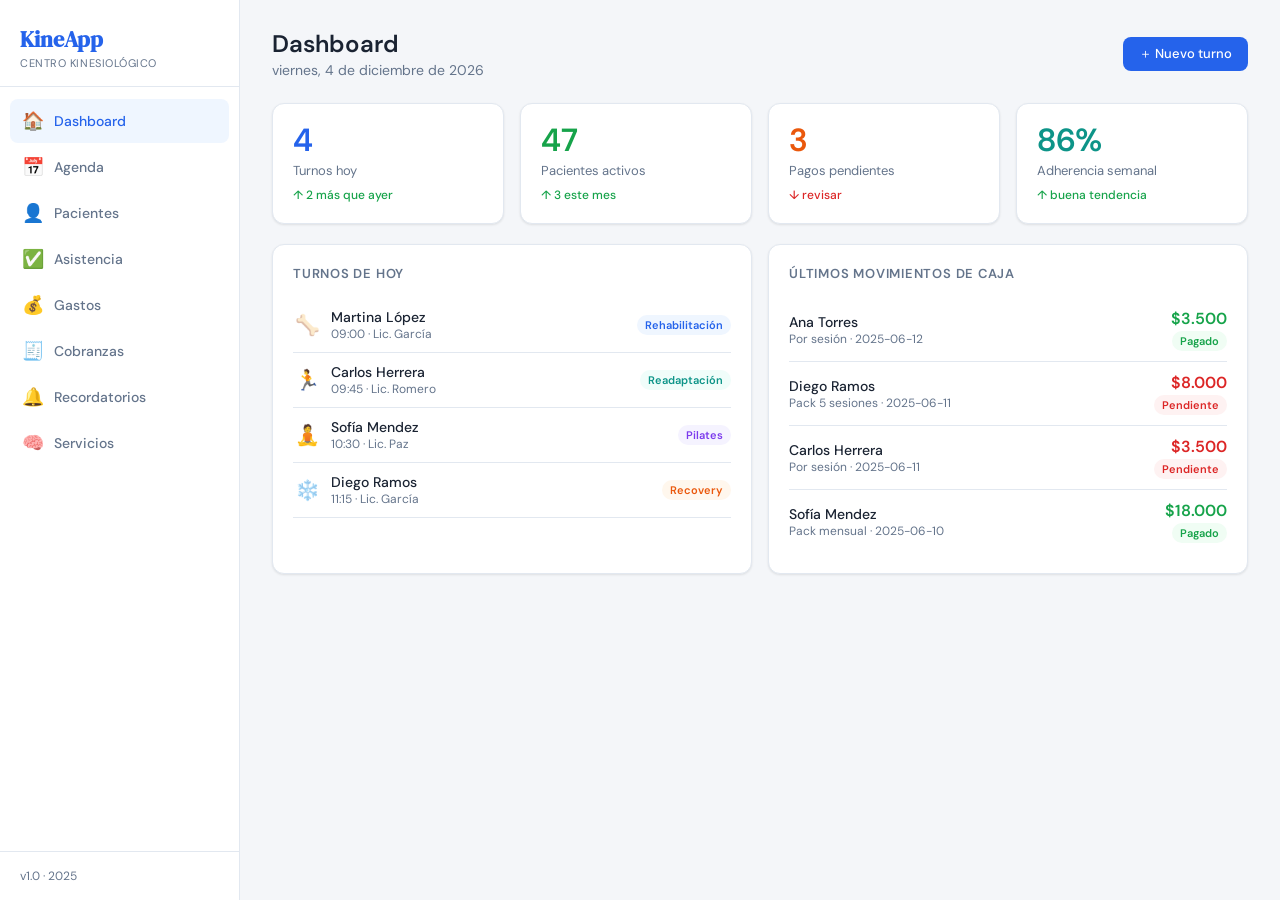
<file: index.html.html>
<!DOCTYPE html>
<html lang="es">
<head>
<meta charset="UTF-8">
<meta name="viewport" content="width=device-width, initial-scale=1.0">
<title>KineApp — Centro Kinesiológico</title>
<link href="https://fonts.googleapis.com/css2?family=DM+Sans:wght@300;400;500;600&family=DM+Serif+Display:ital@0;1&display=swap" rel="stylesheet">
<style>
  :root {
    --bg: #f4f6f9;
    --white: #ffffff;
    --surface: #ffffff;
    --border: #e2e8f0;
    --text: #1a2332;
    --text-muted: #64748b;
    --primary: #2563eb;
    --primary-light: #eff6ff;
    --primary-soft: #bfdbfe;
    --green: #16a34a;
    --green-light: #f0fdf4;
    --red: #dc2626;
    --red-light: #fef2f2;
    --orange: #ea580c;
    --orange-light: #fff7ed;
    --purple: #7c3aed;
    --purple-light: #f5f3ff;
    --teal: #0d9488;
    --teal-light: #f0fdfa;
    --shadow: 0 1px 3px rgba(0,0,0,0.06), 0 1px 2px rgba(0,0,0,0.04);
    --shadow-md: 0 4px 6px -1px rgba(0,0,0,0.07), 0 2px 4px -2px rgba(0,0,0,0.05);
    --radius: 12px;
    --radius-sm: 8px;
  }
  * { margin:0; padding:0; box-sizing:border-box; }
  body { font-family: 'DM Sans', sans-serif; background: var(--bg); color: var(--text); min-height: 100vh; }

  /* LAYOUT */
  .app { display: flex; min-height: 100vh; }
  
  /* SIDEBAR */
  .sidebar {
    width: 240px; background: var(--white); border-right: 1px solid var(--border);
    display: flex; flex-direction: column; position: fixed; height: 100vh; z-index: 100;
  }
  .sidebar-logo {
    padding: 24px 20px 16px;
    border-bottom: 1px solid var(--border);
  }
  .sidebar-logo h1 { font-family: 'DM Serif Display', serif; font-size: 22px; color: var(--primary); }
  .sidebar-logo p { font-size: 11px; color: var(--text-muted); margin-top: 2px; letter-spacing: 0.05em; text-transform: uppercase; }
  .nav { padding: 12px 10px; flex: 1; overflow-y: auto; }
  .nav-item {
    display: flex; align-items: center; gap: 10px; padding: 10px 12px;
    border-radius: var(--radius-sm); cursor: pointer; font-size: 14px; font-weight: 500;
    color: var(--text-muted); transition: all 0.15s; margin-bottom: 2px;
  }
  .nav-item:hover { background: var(--bg); color: var(--text); }
  .nav-item.active { background: var(--primary-light); color: var(--primary); }
  .nav-item .icon { font-size: 18px; width: 22px; text-align: center; }
  .sidebar-footer { padding: 16px 20px; border-top: 1px solid var(--border); font-size: 12px; color: var(--text-muted); }

  /* MAIN */
  .main { margin-left: 240px; flex: 1; padding: 28px 32px; }
  .page { display: none; }
  .page.active { display: block; animation: fadeIn 0.2s ease; }
  @keyframes fadeIn { from { opacity:0; transform:translateY(4px); } to { opacity:1; transform:translateY(0); } }

  /* PAGE HEADER */
  .page-header { display: flex; align-items: center; justify-content: space-between; margin-bottom: 24px; }
  .page-header h2 { font-size: 24px; font-weight: 600; }
  .page-header p { font-size: 14px; color: var(--text-muted); margin-top: 2px; }

  /* CARDS */
  .card {
    background: var(--white); border: 1px solid var(--border); border-radius: var(--radius);
    padding: 20px; box-shadow: var(--shadow);
  }
  .card-title { font-size: 13px; font-weight: 600; text-transform: uppercase; letter-spacing: 0.06em; color: var(--text-muted); margin-bottom: 16px; }
  
  /* GRID */
  .grid-2 { display: grid; grid-template-columns: 1fr 1fr; gap: 16px; }
  .grid-3 { display: grid; grid-template-columns: 1fr 1fr 1fr; gap: 16px; }
  .grid-4 { display: grid; grid-template-columns: repeat(4, 1fr); gap: 16px; }

  /* STAT CARDS */
  .stat-card { background: var(--white); border: 1px solid var(--border); border-radius: var(--radius); padding: 20px; box-shadow: var(--shadow); }
  .stat-num { font-size: 32px; font-weight: 600; line-height: 1; }
  .stat-label { font-size: 13px; color: var(--text-muted); margin-top: 6px; }
  .stat-trend { font-size: 12px; margin-top: 8px; font-weight: 500; }
  .stat-trend.up { color: var(--green); }
  .stat-trend.down { color: var(--red); }

  /* BUTTONS */
  .btn {
    display: inline-flex; align-items: center; gap: 6px; padding: 8px 16px;
    border-radius: var(--radius-sm); font-size: 13px; font-weight: 500;
    cursor: pointer; border: none; transition: all 0.15s; font-family: inherit;
  }
  .btn-primary { background: var(--primary); color: white; }
  .btn-primary:hover { background: #1d4ed8; }
  .btn-secondary { background: var(--bg); color: var(--text); border: 1px solid var(--border); }
  .btn-secondary:hover { background: var(--border); }
  .btn-sm { padding: 5px 10px; font-size: 12px; }
  .btn-danger { background: var(--red-light); color: var(--red); }
  .btn-success { background: var(--green-light); color: var(--green); }

  /* BADGE */
  .badge {
    display: inline-flex; align-items: center; padding: 3px 8px;
    border-radius: 20px; font-size: 11px; font-weight: 600;
  }
  .badge-green { background: var(--green-light); color: var(--green); }
  .badge-red { background: var(--red-light); color: var(--red); }
  .badge-orange { background: var(--orange-light); color: var(--orange); }
  .badge-blue { background: var(--primary-light); color: var(--primary); }
  .badge-purple { background: var(--purple-light); color: var(--purple); }
  .badge-teal { background: var(--teal-light); color: var(--teal); }
  .badge-gray { background: var(--bg); color: var(--text-muted); }

  /* TABLE */
  .table-wrap { overflow-x: auto; }
  table { width: 100%; border-collapse: collapse; }
  th { text-align: left; font-size: 11px; font-weight: 600; text-transform: uppercase; letter-spacing: 0.05em; color: var(--text-muted); padding: 10px 12px; border-bottom: 1px solid var(--border); }
  td { padding: 12px 12px; border-bottom: 1px solid var(--border); font-size: 14px; }
  tr:last-child td { border-bottom: none; }
  tr:hover td { background: var(--bg); }

  /* FORM */
  .form-group { margin-bottom: 16px; }
  .form-group label { display: block; font-size: 12px; font-weight: 600; color: var(--text-muted); margin-bottom: 6px; text-transform: uppercase; letter-spacing: 0.04em; }
  .form-control {
    width: 100%; padding: 9px 12px; border: 1px solid var(--border);
    border-radius: var(--radius-sm); font-size: 14px; font-family: inherit;
    background: var(--white); color: var(--text); transition: border-color 0.15s;
  }
  .form-control:focus { outline: none; border-color: var(--primary); box-shadow: 0 0 0 3px var(--primary-light); }
  select.form-control { cursor: pointer; }

  /* MODAL */
  .modal-overlay {
    display: none; position: fixed; inset: 0; background: rgba(0,0,0,0.4);
    z-index: 1000; align-items: center; justify-content: center; backdrop-filter: blur(2px);
  }
  .modal-overlay.open { display: flex; }
  .modal { background: var(--white); border-radius: var(--radius); padding: 28px; width: 480px; max-width: 95vw; box-shadow: 0 20px 60px rgba(0,0,0,0.15); }
  .modal-header { display: flex; align-items: center; justify-content: space-between; margin-bottom: 20px; }
  .modal-header h3 { font-size: 18px; font-weight: 600; }
  .modal-close { background: none; border: none; font-size: 20px; cursor: pointer; color: var(--text-muted); padding: 4px; border-radius: 4px; }
  .modal-close:hover { background: var(--bg); }
  .modal-actions { display: flex; gap: 8px; justify-content: flex-end; margin-top: 20px; }

  /* AGENDA */
  .agenda-toolbar { display: flex; align-items: center; gap: 12px; margin-bottom: 20px; flex-wrap: wrap; }
  .week-nav { display: flex; align-items: center; gap: 8px; }
  .week-nav button { background: none; border: 1px solid var(--border); border-radius: var(--radius-sm); padding: 6px 10px; cursor: pointer; font-size: 14px; }
  .week-nav button:hover { background: var(--bg); }
  .week-date { font-weight: 600; font-size: 14px; min-width: 180px; text-align: center; }
  
  .agenda-grid { display: grid; grid-template-columns: 60px repeat(6, 1fr); gap: 1px; background: var(--border); border-radius: var(--radius); overflow: hidden; border: 1px solid var(--border); }
  .agenda-grid .cell { background: var(--white); }
  .agenda-header { background: var(--bg) !important; font-size: 12px; font-weight: 600; text-align: center; padding: 10px 4px; }
  .agenda-time { font-size: 11px; color: var(--text-muted); text-align: right; padding: 6px 8px; background: var(--bg) !important; }
  .agenda-slot { min-height: 48px; padding: 3px; position: relative; cursor: pointer; display: flex; flex-direction: column; gap: 2px; }
  .agenda-slot:hover { background: #f8faff !important; }
  .slot-add-btn {
    display: none; position: absolute; bottom: 2px; right: 3px;
    font-size: 11px; font-weight: 700; color: var(--primary);
    background: var(--primary-light); border-radius: 4px;
    padding: 1px 5px; line-height: 16px; cursor: pointer;
  }
  .agenda-slot:hover .slot-add-btn { display: block; }
  .turno {
    border-radius: 5px; padding: 3px 5px;
    font-size: 11px; font-weight: 500; line-height: 1.3; cursor: pointer;
    transition: opacity 0.1s; white-space: nowrap; overflow: hidden; text-overflow: ellipsis;
    color: white; flex-shrink: 0;
  }
  .turno:hover { opacity: 0.85; }
  .turno.rehab { background: var(--primary); }
  .turno.gym { background: var(--teal); }
  .turno.recovery { background: var(--purple); }
  .turno.pilates { background: var(--orange); }
  .turno.bloqueado { background: var(--border); color: var(--text-muted); }

  /* ASISTENCIA */
  .asist-row { display: flex; align-items: center; justify-content: space-between; padding: 12px 0; border-bottom: 1px solid var(--border); }
  .asist-row:last-child { border-bottom: none; }
  .asist-actions { display: flex; gap: 6px; }
  .asist-btn {
    width: 32px; height: 32px; border-radius: 50%; border: none; cursor: pointer;
    display: flex; align-items: center; justify-content: center; font-size: 14px;
    transition: all 0.15s;
  }
  .asist-btn:hover { transform: scale(1.1); }
  .asist-btn.asistio { background: var(--green-light); }
  .asist-btn.ausente { background: var(--red-light); }
  .asist-btn.reprog { background: var(--orange-light); }
  .asist-btn.active-asistio { background: var(--green); color: white; }
  .asist-btn.active-ausente { background: var(--red); color: white; }
  .asist-btn.active-reprog { background: var(--orange); color: white; }

  /* PAGOS */
  .deuda-alert { background: var(--red-light); border: 1px solid #fecaca; border-radius: var(--radius); padding: 14px 18px; margin-bottom: 16px; display: flex; align-items: center; gap: 10px; }
  .caja-row { display: flex; justify-content: space-between; align-items: center; padding: 10px 0; border-bottom: 1px solid var(--border); }
  .caja-row:last-child { border-bottom: none; }
  .caja-total { font-size: 28px; font-weight: 600; color: var(--green); }

  /* RECORDATORIOS */
  .reminder-item { display: flex; align-items: center; gap: 12px; padding: 12px; border: 1px solid var(--border); border-radius: var(--radius-sm); margin-bottom: 8px; background: var(--white); }
  .reminder-status { width: 8px; height: 8px; border-radius: 50%; background: var(--green); flex-shrink: 0; }
  .reminder-status.pending { background: var(--orange); }

  /* SERVICIOS */
  .servicio-card {
    background: var(--white); border: 1px solid var(--border); border-radius: var(--radius);
    padding: 20px; transition: box-shadow 0.2s; cursor: pointer;
  }
  .servicio-card:hover { box-shadow: var(--shadow-md); }
  .servicio-icon { font-size: 32px; margin-bottom: 12px; }
  .servicio-card h4 { font-size: 16px; font-weight: 600; margin-bottom: 4px; }
  .servicio-card p { font-size: 13px; color: var(--text-muted); }
  .servicio-card .servicio-count { font-size: 24px; font-weight: 600; margin-top: 12px; }

  /* TABS */
  .tabs { display: flex; gap: 4px; background: var(--bg); border-radius: var(--radius-sm); padding: 4px; margin-bottom: 20px; }
  .tab { padding: 7px 14px; border-radius: 6px; font-size: 13px; font-weight: 500; cursor: pointer; color: var(--text-muted); transition: all 0.15s; }
  .tab.active { background: var(--white); color: var(--text); box-shadow: var(--shadow); }
  .tab-content { display: none; }
  .tab-content.active { display: block; }

  /* SEARCH */
  .search-wrap { position: relative; }
  .search-wrap input { padding-left: 34px; }
  .search-icon { position: absolute; left: 10px; top: 50%; transform: translateY(-50%); color: var(--text-muted); font-size: 14px; }

  /* PACIENTE DETAIL */
  .hist-item { padding: 12px 0; border-bottom: 1px solid var(--border); display: flex; gap: 12px; }
  .hist-item:last-child { border-bottom: none; }
  .hist-dot { width: 8px; height: 8px; border-radius: 50%; background: var(--primary); margin-top: 6px; flex-shrink: 0; }

  /* PAGO CHECKLIST */
  .pago-checklist-item {
    display: flex; align-items: center; gap: 14px; padding: 13px 4px;
    border-bottom: 1px solid var(--border); cursor: pointer; transition: background 0.15s;
    border-radius: 6px;
  }
  .pago-checklist-item:last-child { border-bottom: none; }
  .pago-checklist-item:hover { background: var(--bg); }
  .pago-checklist-item.cobrado { opacity: 0.6; }
  .pago-check {
    width: 24px; height: 24px; border-radius: 50%; border: 2px solid var(--border);
    display: flex; align-items: center; justify-content: center; flex-shrink: 0;
    font-size: 13px; font-weight: 700; transition: all 0.2s;
  }
  .pago-check.checked { background: var(--green); border-color: var(--green); color: white; }

  /* FILTROS ACTIVIDAD AGENDA */
  .filtro-act {
    padding: 4px 10px; border-radius: 20px; font-size: 12px; font-weight: 600;
    border: 1.5px solid var(--border); background: var(--white); cursor: pointer;
    color: var(--text-muted); transition: all 0.15s; font-family: inherit;
  }
  .filtro-act:hover { border-color: var(--fc, var(--primary)); color: var(--fc, var(--primary)); }
  .filtro-act.active { background: var(--fc, var(--primary)); border-color: var(--fc, var(--primary)); color: white; }
  .filtro-act[data-serv=""].active { background: var(--text); border-color: var(--text); color: white; }

  /* TOOLTIP */
  [data-tip] { position: relative; }

  /* SERVICIO DETAIL */
  .servicio-pac-item { border: 1px solid var(--border); border-radius: var(--radius-sm); margin-bottom: 8px; overflow: hidden; }
  .servicio-pac-header { display: flex; align-items: center; justify-content: space-between; padding: 12px 14px; cursor: pointer; background: var(--white); transition: background 0.15s; }
  .servicio-pac-header:hover { background: var(--bg); }
  .servicio-pac-turnos { padding: 4px 14px 12px; background: var(--bg); border-top: 1px solid var(--border); }

  /* BOTTOM NAV MOBILE */
  .bottom-nav {
    display: none;
    position: fixed; bottom: 0; left: 0; right: 0;
    background: var(--white); border-top: 1px solid var(--border);
    z-index: 200; padding-bottom: env(safe-area-inset-bottom);
  }
  .bottom-nav-inner {
    display: flex; justify-content: space-around; align-items: center;
    padding: 6px 0 4px;
  }
  .bnav-item {
    display: flex; flex-direction: column; align-items: center; gap: 2px;
    padding: 6px 10px; border-radius: 8px; cursor: pointer;
    font-size: 10px; font-weight: 600; color: var(--text-muted);
    min-width: 48px; transition: color 0.15s;
  }
  .bnav-item .bicon { font-size: 22px; line-height: 1; }
  .bnav-item.active { color: var(--primary); }

  @media (max-width: 640px) {
    .sidebar { display: none; }
    .bottom-nav { display: block; }
    .main { margin-left: 0; padding: 16px 14px 80px; }
    .grid-4 { grid-template-columns: 1fr 1fr; }
    .grid-3 { grid-template-columns: 1fr 1fr; }
    .grid-2 { grid-template-columns: 1fr; }
    .agenda-grid { grid-template-columns: 38px repeat(3, 1fr); }
    .page-header { flex-wrap: wrap; gap: 10px; }
    .page-header .btn { font-size: 12px; padding: 7px 12px; }
    .agenda-toolbar { flex-wrap: wrap; }
    table { font-size: 13px; }
    th, td { padding: 8px 8px; }
    .modal { padding: 20px 16px; }
  }

  @media (min-width: 641px) and (max-width: 900px) {
    .sidebar { width: 64px; }
    .sidebar-logo h1, .sidebar-logo p, .nav-item span { display: none; }
    .nav-item { justify-content: center; padding: 10px; }
    .sidebar-footer { display: none; }
    .main { margin-left: 64px; padding: 20px; }
    .grid-4 { grid-template-columns: 1fr 1fr; }
    .grid-3 { grid-template-columns: 1fr 1fr; }
    .agenda-grid { grid-template-columns: 40px repeat(3, 1fr); }
  }
</style>
</head>
<body>
<div class="app">

<!-- SIDEBAR -->
<aside class="sidebar">
  <div class="sidebar-logo">
    <h1>KineApp</h1>
    <p>Centro Kinesiológico</p>
  </div>
  <nav class="nav">
    <div class="nav-item active" onclick="navigate('dashboard')">
      <span class="icon">🏠</span><span>Dashboard</span>
    </div>
    <div class="nav-item" onclick="navigate('agenda')">
      <span class="icon">📅</span><span>Agenda</span>
    </div>
    <div class="nav-item" onclick="navigate('pacientes')">
      <span class="icon">👤</span><span>Pacientes</span>
    </div>
    <div class="nav-item" onclick="navigate('asistencia')">
      <span class="icon">✅</span><span>Asistencia</span>
    </div>
    <div class="nav-item" onclick="navigate('pagos')">
      <span class="icon">💰</span><span>Gastos</span>
    </div>
    <div class="nav-item" onclick="navigate('cobranzas')">
      <span class="icon">🧾</span><span>Cobranzas</span>
    </div>
    <div class="nav-item" onclick="navigate('recordatorios')">
      <span class="icon">🔔</span><span>Recordatorios</span>
    </div>
    <div class="nav-item" onclick="navigate('servicios')">
      <span class="icon">🧠</span><span>Servicios</span>
    </div>
  </nav>
  <div class="sidebar-footer">v1.0 · 2025</div>
</aside>

<!-- MAIN -->
<main class="main">

  <!-- DASHBOARD -->
  <div class="page active" id="page-dashboard">
    <div class="page-header">
      <div>
        <h2>Dashboard</h2>
        <p id="hoy-fecha">Cargando...</p>
      </div>
      <button class="btn btn-primary" onclick="openModal('modal-turno')">＋ Nuevo turno</button>
    </div>
    <div class="grid-4" style="margin-bottom:20px">
      <div class="stat-card">
        <div class="stat-num" style="color:var(--primary)" id="stat-hoy">8</div>
        <div class="stat-label">Turnos hoy</div>
        <div class="stat-trend up">↑ 2 más que ayer</div>
      </div>
      <div class="stat-card">
        <div class="stat-num" style="color:var(--green)" id="stat-pac">47</div>
        <div class="stat-label">Pacientes activos</div>
        <div class="stat-trend up">↑ 3 este mes</div>
      </div>
      <div class="stat-card">
        <div class="stat-num" style="color:var(--orange)" id="stat-pend">3</div>
        <div class="stat-label">Pagos pendientes</div>
        <div class="stat-trend down">↓ revisar</div>
      </div>
      <div class="stat-card">
        <div class="stat-num" style="color:var(--teal)" id="stat-adh">86%</div>
        <div class="stat-label">Adherencia semanal</div>
        <div class="stat-trend up">↑ buena tendencia</div>
      </div>
    </div>
    <div id="alertas-sesiones-dash" style="display:none;margin-bottom:16px"></div>
    <div class="grid-2">
      <div class="card">
        <div class="card-title">Turnos de hoy</div>
        <div id="turnos-hoy-list"></div>
      </div>
      <div class="card">
        <div class="card-title">Últimos movimientos de caja</div>
        <div id="caja-list"></div>
      </div>
    </div>
  </div>

  <!-- AGENDA -->
  <div class="page" id="page-agenda">
    <div class="page-header">
      <div><h2>Agenda</h2><p>Vista semanal por profesional</p></div>
      <div style="display:flex;gap:8px">
        <select class="form-control" id="agenda-prof" style="width:160px">
          <option>Todos</option>
          <option>Lic. García</option>
          <option>Lic. Romero</option>
          <option>Lic. Paz</option>
        </select>
        <button class="btn btn-primary" onclick="openModal('modal-turno')">＋ Turno</button>
      </div>
    </div>
    <div class="card" style="padding:0;overflow:hidden">
      <div style="padding:16px 20px;border-bottom:1px solid var(--border);display:flex;align-items:center;gap:12px;flex-wrap:wrap">
        <div class="week-nav">
          <button onclick="changeWeek(-1)">‹</button>
          <span class="week-date" id="week-label">Semana actual</span>
          <button onclick="changeWeek(1)">›</button>
        </div>
        <div style="display:flex;gap:6px;flex-wrap:wrap;align-items:center">
          <button class="filtro-act active" data-serv="" onclick="setFiltroActividad(this,'')">Todos</button>
          <button class="filtro-act" data-serv="rehab" onclick="setFiltroActividad(this,'rehab')" style="--fc:var(--primary)">● Rehabilitación</button>
          <button class="filtro-act" data-serv="gym" onclick="setFiltroActividad(this,'gym')" style="--fc:var(--teal)">● Readaptación</button>
          <button class="filtro-act" data-serv="recovery" onclick="setFiltroActividad(this,'recovery')" style="--fc:var(--purple)">● Recovery</button>
          <button class="filtro-act" data-serv="pilates" onclick="setFiltroActividad(this,'pilates')" style="--fc:var(--orange)">● Pilates</button>
          <button class="filtro-act" data-serv="funcional" onclick="setFiltroActividad(this,'funcional')" style="--fc:var(--green)">● Funcional</button>
        </div>
      </div>
      <div style="padding:16px;overflow-x:auto">
        <div class="agenda-grid" id="agenda-grid"></div>
      </div>
    </div>
  </div>

  <!-- PACIENTES -->
  <div class="page" id="page-pacientes">
    <div class="page-header">
      <div><h2>Pacientes</h2><p>Fichas y historial de sesiones</p></div>
      <button class="btn btn-primary" onclick="openModal('modal-paciente')">＋ Nuevo paciente</button>
    </div>
    <div class="card" style="margin-bottom:16px">
      <div style="display:flex;gap:10px;flex-wrap:wrap">
        <div class="search-wrap" style="flex:1;min-width:200px">
          <span class="search-icon">🔍</span>
          <input class="form-control" placeholder="Buscar por nombre o lesión..." oninput="filtrarPacientes(this.value)">
        </div>
        <select class="form-control" style="width:160px" onchange="filtrarPorServicio(this.value)">
          <option value="">Todos los servicios</option>
          <option>Rehabilitación</option>
          <option>Readaptación</option>
          <option>Pilates</option>
          <option>Recovery</option>
          <option>Entrenamiento funcional</option>
        </select>
      </div>
    </div>
    <div class="card">
      <div class="table-wrap">
        <table id="tabla-pacientes">
          <thead><tr>
            <th>Paciente</th><th>Teléfono</th><th>Servicio</th><th>Lesión/Diagnóstico</th><th>Profesional</th><th>Sesiones</th><th>Estado pago</th><th></th>
          </tr></thead>
          <tbody id="tbody-pacientes"></tbody>
        </table>
      </div>
    </div>
  </div>

  <!-- ASISTENCIA -->
  <div class="page" id="page-asistencia">
    <div class="page-header">
      <div><h2>Control de asistencia</h2><p>Registrá la asistencia diaria</p></div>
      <input type="date" class="form-control" id="fecha-asist" style="width:180px" onchange="renderAsistencia()">
    </div>
    <div class="grid-3" style="margin-bottom:20px">
      <div class="stat-card">
        <div class="stat-num" style="color:var(--green)" id="asist-count">0</div>
        <div class="stat-label">Asistieron</div>
      </div>
      <div class="stat-card">
        <div class="stat-num" style="color:var(--red)" id="aus-count">0</div>
        <div class="stat-label">Ausentes</div>
      </div>
      <div class="stat-card">
        <div class="stat-num" style="color:var(--orange)" id="rep-count">0</div>
        <div class="stat-label">Reprogramados</div>
      </div>
    </div>
    <div class="card">
      <div class="card-title">Turnos del día</div>
      <div id="asist-list"></div>
    </div>
  </div>

  <!-- PAGOS (gastos del centro) -->
  <div class="page" id="page-pagos">
    <div class="page-header">
      <div><h2>Gastos del centro</h2><p>Tildá lo que pagaste este mes</p></div>
      <button class="btn btn-primary" onclick="openModal('modal-gasto')">＋ Agregar gasto</button>
    </div>

    <div class="grid-3" style="margin-bottom:20px">
      <div class="stat-card">
        <div class="stat-label">Total a pagar este mes</div>
        <div class="caja-total" style="color:var(--red)" id="gasto-total-pendiente">$0</div>
      </div>
      <div class="stat-card">
        <div class="stat-label">Ya pagado</div>
        <div class="caja-total" style="color:var(--green)" id="gasto-total-pagado">$0</div>
      </div>
      <div class="stat-card">
        <div class="stat-label">Total del mes</div>
        <div class="caja-total" id="gasto-total-mes">$0</div>
      </div>
    </div>

    <div class="card">
      <div style="display:flex;align-items:center;justify-content:space-between;margin-bottom:16px;flex-wrap:wrap;gap:10px">
        <div class="card-title" style="margin-bottom:0">Gastos del mes</div>
        <div style="display:flex;gap:6px;flex-wrap:wrap">
          <button class="filtro-act active" id="fg-todos" onclick="setFiltroGastos(this,'todos')">Todos</button>
          <button class="filtro-act" onclick="setFiltroGastos(this,'pendiente')" style="--fc:var(--red)">● Sin pagar</button>
          <button class="filtro-act" onclick="setFiltroGastos(this,'pagado')" style="--fc:var(--green)">● Pagados</button>
        </div>
      </div>
      <div id="gastos-checklist"></div>
    </div>
  </div>

  <!-- COBRANZAS -->
  <div class="page" id="page-cobranzas">
    <div class="page-header">
      <div><h2>Cobranzas</h2><p>Historial completo de movimientos</p></div>
      <button class="btn btn-primary" onclick="openModal('modal-pago')">＋ Registrar</button>
    </div>
    <div class="grid-3" style="margin-bottom:20px">
      <div class="stat-card">
        <div class="stat-label">Cobrado hoy</div>
        <div class="caja-total" id="caja-hoy">$0</div>
      </div>
      <div class="stat-card">
        <div class="stat-label">Cobrado este mes</div>
        <div class="caja-total" id="caja-mes">$0</div>
      </div>
      <div class="stat-card">
        <div class="stat-label">Total pendiente</div>
        <div class="caja-total" style="color:var(--red)" id="caja-deuda">$0</div>
      </div>
    </div>
    <div id="alertas-deuda" style="margin-bottom:12px"></div>
    <div class="tabs" id="tabs-cobranzas">
      <div class="tab active" onclick="switchTab('cobranzas','por-paciente')">Por paciente</div>
      <div class="tab" onclick="switchTab('cobranzas','historial')">Historial</div>
    </div>
    <div class="tab-content active" id="tab-cobranzas-por-paciente">
      <div class="card">
        <div class="table-wrap">
          <table><thead><tr><th>Paciente</th><th>Servicio</th><th>Cobertura</th><th>Sesiones</th><th>Deuda</th><th>Estado</th><th></th></tr></thead>
          <tbody id="tbody-cobranzas-pacientes"></tbody></table>
        </div>
      </div>
    </div>
    <div class="tab-content" id="tab-cobranzas-historial">
      <div class="card">
        <div class="table-wrap">
          <table><thead><tr><th>Fecha</th><th>Paciente</th><th>Concepto</th><th>Monto</th><th>Estado</th></tr></thead>
          <tbody id="tbody-cobranzas-hist"></tbody></table>
        </div>
      </div>
    </div>
  </div>

  <!-- RECORDATORIOS -->
  <div class="page" id="page-recordatorios">
    <div class="page-header">
      <div><h2>Recordatorios automáticos</h2><p>Reducí el ausentismo hasta un 40%</p></div>
    </div>
    <div class="card" style="margin-bottom:16px;background:var(--primary-light);border-color:var(--primary-soft)">
      <div style="display:flex;align-items:center;gap:12px">
        <span style="font-size:28px">📊</span>
        <div>
          <div style="font-weight:600;font-size:15px;color:var(--primary)">Impacto real de los recordatorios</div>
          <div style="font-size:13px;color:var(--text-muted);margin-top:2px">Los recordatorios automáticos reducen el ausentismo entre 30% y 40%. Esta semana ya se enviaron <strong id="rec-enviados">12</strong> recordatorios.</div>
        </div>
      </div>
    </div>
    <div class="grid-2" style="margin-bottom:16px">
      <div class="card">
        <div class="card-title">Configuración</div>
        <div class="form-group">
          <label>Recordatorio principal</label>
          <select class="form-control" id="rec-tiempo1">
            <option value="24">24 horas antes (recomendado)</option>
            <option value="48">48 horas antes</option>
            <option value="12">12 horas antes</option>
          </select>
        </div>
        <div class="form-group">
          <label>Recordatorio secundario (opcional)</label>
          <select class="form-control" id="rec-tiempo2">
            <option value="0">No enviar</option>
            <option value="2">2 horas antes</option>
            <option value="3">3 horas antes</option>
          </select>
        </div>
        <div class="form-group">
          <label>Canal</label>
          <select class="form-control">
            <option>WhatsApp</option>
            <option>SMS</option>
            <option>WhatsApp + SMS</option>
          </select>
        </div>
        <div class="form-group">
          <label>Mensaje personalizado</label>
          <textarea class="form-control" rows="3" id="rec-mensaje">Hola {nombre} 👋 Te recordamos tu turno en el centro para mañana {fecha} a las {hora} con {profesional}. ¡Nos vemos!</textarea>
        </div>
        <button class="btn btn-primary" onclick="guardarRecConfig()">Guardar configuración</button>
      </div>
      <div class="card">
        <div class="card-title">Próximos recordatorios a enviar</div>
        <div id="proximos-rec"></div>
      </div>
    </div>
    <div class="card">
      <div class="card-title">Historial de envíos</div>
      <div id="hist-rec"></div>
    </div>
  </div>

  <!-- SERVICIOS -->
  <div class="page" id="page-servicios">
    <div class="page-header">
      <div><h2>Organización por servicios</h2><p>Centro deportivo integral</p></div>
      <button class="btn btn-primary" onclick="openModal('modal-servicio')">＋ Servicio</button>
    </div>
    <div class="grid-3" id="servicios-grid" style="margin-bottom:24px"></div>

    <div class="grid-2" style="gap:20px">
      <!-- TARIFAS -->
      <div class="card">
        <div style="display:flex;align-items:center;justify-content:space-between;margin-bottom:16px">
          <div class="card-title" style="margin-bottom:0">💲 Tarifas</div>
          <button class="btn btn-sm btn-secondary" onclick="openModal('modal-tarifa')">＋ Tarifa</button>
        </div>
        <div id="tarifas-list"></div>
      </div>

      <!-- OBRAS SOCIALES -->
      <div class="card">
        <div style="display:flex;align-items:center;justify-content:space-between;margin-bottom:16px">
          <div class="card-title" style="margin-bottom:0">🏥 Obras sociales</div>
          <button class="btn btn-sm btn-secondary" onclick="openModal('modal-obrasocial')">＋ Agregar</button>
        </div>
        <div id="obras-sociales-list"></div>
      </div>
    </div>
  </div>

</main>
</div>

<!-- BOTTOM NAV (mobile only) -->
<nav class="bottom-nav">
  <div class="bottom-nav-inner">
    <div class="bnav-item active" id="bnav-dashboard" onclick="navigate('dashboard')">
      <span class="bicon">🏠</span>Inicio
    </div>
    <div class="bnav-item" id="bnav-agenda" onclick="navigate('agenda')">
      <span class="bicon">📅</span>Agenda
    </div>
    <div class="bnav-item" id="bnav-pacientes" onclick="navigate('pacientes')">
      <span class="bicon">👤</span>Pacientes
    </div>
    <div class="bnav-item" id="bnav-asistencia" onclick="navigate('asistencia')">
      <span class="bicon">✅</span>Asist.
    </div>
    <div class="bnav-item" id="bnav-pagos" onclick="navigate('pagos')">
      <span class="bicon">💰</span>Gastos
    </div>
    <div class="bnav-item" id="bnav-mas" onclick="toggleMasMenu()">
      <span class="bicon">☰</span>Más
    </div>
  </div>
</nav>

<!-- MAS MENU (mobile) -->
<div id="mas-menu" style="display:none;position:fixed;bottom:70px;right:12px;background:var(--white);border:1px solid var(--border);border-radius:var(--radius);box-shadow:var(--shadow-md);z-index:300;overflow:hidden;min-width:180px">
  <div onclick="navigate('cobranzas');toggleMasMenu()" style="padding:12px 16px;cursor:pointer;font-size:14px;font-weight:500;border-bottom:1px solid var(--border)">🧾 Cobranzas</div>
  <div onclick="navigate('recordatorios');toggleMasMenu()" style="padding:12px 16px;cursor:pointer;font-size:14px;font-weight:500;border-bottom:1px solid var(--border)">🔔 Recordatorios</div>
  <div onclick="navigate('servicios');toggleMasMenu()" style="padding:12px 16px;cursor:pointer;font-size:14px;font-weight:500">🧠 Servicios</div>
</div>

<!-- MODALES -->
<div class="modal-overlay" id="modal-turno">
  <div class="modal">
    <div class="modal-header">
      <h3>Nuevo turno</h3>
      <button class="modal-close" onclick="closeModal('modal-turno')">✕</button>
    </div>
    <div class="form-group">
      <label>Paciente</label>
      <select class="form-control" id="turno-paciente">
        <option>— Seleccionar —</option>
      </select>
    </div>
    <div class="grid-2">
      <div class="form-group">
        <label>Fecha</label>
        <input type="date" class="form-control" id="turno-fecha">
      </div>
      <div class="form-group">
        <label>Hora</label>
        <select class="form-control" id="turno-hora"></select>
      </div>
    </div>
    <div class="grid-2">
      <div class="form-group">
        <label>Duración</label>
        <select class="form-control" id="turno-duracion">
          <option value="30">30 min</option>
          <option value="45" selected>45 min</option>
          <option value="60">60 min</option>
        </select>
      </div>
      <div class="form-group">
        <label>Servicio</label>
        <select class="form-control" id="turno-servicio">
          <option>Rehabilitación</option>
          <option>Readaptación</option>
          <option>Pilates</option>
          <option>Recovery</option>
          <option>Entrenamiento funcional</option>
        </select>
      </div>
    </div>
    <div class="form-group">
      <label>Profesional</label>
      <select class="form-control" id="turno-prof">
        <option>Lic. García</option>
        <option>Lic. Romero</option>
        <option>Lic. Paz</option>
      </select>
    </div>
    <div class="form-group">
      <label>Notas</label>
      <input class="form-control" id="turno-notas" placeholder="Observaciones opcionales">
    </div>
    <div class="modal-actions">
      <button class="btn btn-secondary" onclick="closeModal('modal-turno')">Cancelar</button>
      <button class="btn btn-primary" onclick="guardarTurno()">Guardar turno</button>
    </div>
  </div>
</div>

<div class="modal-overlay" id="modal-paciente">
  <div class="modal">
    <div class="modal-header">
      <h3>Nuevo paciente</h3>
      <button class="modal-close" onclick="closeModal('modal-paciente')">✕</button>
    </div>
    <div class="grid-2">
      <div class="form-group">
        <label>Nombre completo</label>
        <input class="form-control" id="pac-nombre" placeholder="Juan Pérez">
      </div>
      <div class="form-group">
        <label>Teléfono</label>
        <input class="form-control" id="pac-tel" placeholder="261 123 4567" type="tel">
      </div>
    </div>
    <div class="grid-2">
      <div class="form-group">
        <label>Deporte / Actividad</label>
        <input class="form-control" id="pac-deporte" placeholder="Fútbol, running...">
      </div>
      <div class="form-group">
        <label>Servicio</label>
        <select class="form-control" id="pac-servicio">
          <option>Rehabilitación</option>
          <option>Readaptación</option>
          <option>Pilates</option>
          <option>Recovery</option>
          <option>Entrenamiento funcional</option>
        </select>
      </div>
    </div>
    <div class="form-group">
      <label>Motivo de consulta</label>
      <input class="form-control" id="pac-motivo" placeholder="¿Por qué consulta?">
    </div>
    <div class="form-group">
      <label>Lesión / Diagnóstico</label>
      <input class="form-control" id="pac-lesion" placeholder="Esguince, lumbalgia...">
    </div>
    <div class="form-group">
      <label>Profesional asignado</label>
      <select class="form-control" id="pac-prof">
        <option>Lic. García</option>
        <option>Lic. Romero</option>
        <option>Lic. Paz</option>
      </select>
    </div>
    <div style="border-top:1px solid var(--border);padding-top:16px;margin-top:4px">
      <div class="form-group">
        <label>Tipo de cobertura</label>
        <select class="form-control" id="pac-cobertura" onchange="onCoberturaChange()">
          <option value="particular">Particular</option>
          <option value="obra_social">Obra social</option>
        </select>
      </div>
      <div id="pac-os-section" style="display:none">
        <div class="form-group">
          <label>Obra social</label>
          <select class="form-control" id="pac-os-select" onchange="onObrasSocialChange()">
            <option value="">— Seleccionar —</option>
          </select>
        </div>
        <div id="pac-os-info" style="display:none;background:var(--primary-light);border-radius:var(--radius-sm);padding:12px;font-size:13px;margin-bottom:12px">
          <div style="display:flex;gap:16px;flex-wrap:wrap">
            <div><span style="color:var(--text-muted)">Reconoce por sesión:</span> <strong id="pac-os-monto" style="color:var(--green)"></strong></div>
            <div><span style="color:var(--text-muted)">Adicional x10 sesiones:</span> <strong id="pac-os-adicional" style="color:var(--primary)"></strong></div>
            <div><span style="color:var(--text-muted)">Cobertura:</span> <strong id="pac-os-cobertura"></strong></div>
          </div>
        </div>
      </div>
    </div>
    <div style="border-top:1px solid var(--border);padding-top:16px;margin-top:4px">
      <div class="grid-2">
        <div class="form-group">
          <label>Sesiones autorizadas</label>
          <input type="number" class="form-control" id="pac-sesiones-auth" placeholder="Ej: 10" min="0">
        </div>
        <div class="form-group">
          <label>Sesiones realizadas</label>
          <input type="number" class="form-control" id="pac-sesiones-real" placeholder="0" min="0" value="0">
        </div>
      </div>
      <div class="form-group">
        <label>Pedido médico <span style="color:var(--text-muted);font-weight:400">(foto, opcional)</span></label>
        <div id="pac-foto-drop" onclick="document.getElementById('pac-foto-input').click()"
          style="border:2px dashed var(--border);border-radius:var(--radius-sm);padding:20px;text-align:center;cursor:pointer;transition:border-color .2s;background:var(--bg)">
          <div style="font-size:28px">📄</div>
          <div style="font-size:13px;color:var(--text-muted);margin-top:6px">Tocá para subir o sacar foto</div>
          <div style="font-size:11px;color:var(--text-muted);margin-top:2px">JPG, PNG, PDF</div>
        </div>
        <input type="file" id="pac-foto-input" accept="image/*,application/pdf" style="display:none" onchange="previewFotoMedico(this)">
        <div id="pac-foto-preview" style="display:none;margin-top:10px;text-align:center">
          <img id="pac-foto-img" style="max-width:100%;max-height:160px;border-radius:var(--radius-sm);border:1px solid var(--border)">
          <div style="font-size:12px;color:var(--text-muted);margin-top:4px" id="pac-foto-nombre"></div>
          <button onclick="limpiarFotoMedico()" style="background:none;border:none;color:var(--red);font-size:12px;cursor:pointer;margin-top:2px">✕ Quitar</button>
        </div>
      </div>
    </div>
    <div class="modal-actions">
      <button class="btn btn-secondary" onclick="closeModal('modal-paciente')">Cancelar</button>
      <button class="btn btn-primary" onclick="guardarPaciente()">Guardar paciente</button>
    </div>
  </div>
</div>

<div class="modal-overlay" id="modal-pago">
  <div class="modal">
    <div class="modal-header">
      <h3>Registrar pago</h3>
      <button class="modal-close" onclick="closeModal('modal-pago')">✕</button>
    </div>
    <div class="form-group">
      <label>Paciente</label>
      <select class="form-control" id="pago-paciente"></select>
    </div>
    <div class="grid-2">
      <div class="form-group">
        <label>Tipo</label>
        <select class="form-control" id="pago-tipo">
          <option>Por sesión</option>
          <option>Pack 5 sesiones</option>
          <option>Pack 10 sesiones</option>
          <option>Pack mensual</option>
        </select>
      </div>
      <div class="form-group">
        <label>Monto ($)</label>
        <input type="number" class="form-control" id="pago-monto" placeholder="0">
      </div>
    </div>
    <div class="form-group">
      <label>Estado</label>
      <select class="form-control" id="pago-estado">
        <option>Pagado</option>
        <option>Pendiente</option>
      </select>
    </div>
    <div class="modal-actions">
      <button class="btn btn-secondary" onclick="closeModal('modal-pago')">Cancelar</button>
      <button class="btn btn-primary" onclick="guardarPago()">Registrar</button>
    </div>
  </div>
</div>

<div class="modal-overlay" id="modal-servicio">
  <div class="modal">
    <div class="modal-header">
      <h3>Nuevo servicio</h3>
      <button class="modal-close" onclick="closeModal('modal-servicio')">✕</button>
    </div>
    <div class="form-group"><label>Nombre del servicio</label><input class="form-control" id="serv-nombre"></div>
    <div class="form-group"><label>Descripción</label><input class="form-control" id="serv-desc"></div>
    <div class="form-group"><label>Ícono (emoji)</label><input class="form-control" id="serv-icono" placeholder="🏥" maxlength="2"></div>
    <div class="modal-actions">
      <button class="btn btn-secondary" onclick="closeModal('modal-servicio')">Cancelar</button>
      <button class="btn btn-primary" onclick="guardarServicio()">Guardar</button>
    </div>
  </div>
</div>

<div class="modal-overlay" id="modal-tarifa">
  <div class="modal" style="width:400px">
    <div class="modal-header">
      <h3>Nueva tarifa</h3>
      <button class="modal-close" onclick="closeModal('modal-tarifa')">✕</button>
    </div>
    <div class="form-group">
      <label>Servicio</label>
      <select class="form-control" id="tarifa-serv">
        <option>Rehabilitación</option><option>Readaptación</option>
        <option>Pilates</option><option>Recovery</option><option>Entrenamiento funcional</option>
      </select>
    </div>
    <div class="form-group">
      <label>Concepto</label>
      <input class="form-control" id="tarifa-concepto" placeholder="Ej: Sesión individual">
    </div>
    <div class="form-group">
      <label>Monto ($)</label>
      <input type="number" class="form-control" id="tarifa-monto" placeholder="0">
    </div>
    <div class="modal-actions">
      <button class="btn btn-secondary" onclick="closeModal('modal-tarifa')">Cancelar</button>
      <button class="btn btn-primary" onclick="guardarTarifa()">Guardar</button>
    </div>
  </div>
</div>

<div class="modal-overlay" id="modal-obrasocial">
  <div class="modal" style="width:440px">
    <div class="modal-header">
      <h3>Nueva obra social</h3>
      <button class="modal-close" onclick="closeModal('modal-obrasocial')">✕</button>
    </div>
    <div class="grid-2">
      <div class="form-group">
        <label>Nombre</label>
        <input class="form-control" id="os-nombre" placeholder="OSDE">
      </div>
      <div class="form-group">
        <label>Cobertura %</label>
        <input class="form-control" id="os-cobertura" placeholder="70%">
      </div>
    </div>
    <div class="grid-2">
      <div class="form-group">
        <label>Reconoce por sesión ($)</label>
        <input type="number" class="form-control" id="os-monto-sesion" placeholder="0">
      </div>
      <div class="form-group">
        <label>Adicional cobrar x10 sesiones ($)</label>
        <input type="number" class="form-control" id="os-adicional10" placeholder="0">
      </div>
    </div>
    <div class="form-group">
      <label>Servicios cubiertos</label>
      <input class="form-control" id="os-servicios" placeholder="Rehabilitación, Pilates">
    </div>
    <div class="form-group">
      <label>Teléfono / contacto</label>
      <input class="form-control" id="os-contacto" placeholder="0800-...">
    </div>
    <div class="modal-actions">
      <button class="btn btn-secondary" onclick="closeModal('modal-obrasocial')">Cancelar</button>
      <button class="btn btn-primary" onclick="guardarObraSocial()">Guardar</button>
    </div>
  </div>
</div>

<div class="modal-overlay" id="modal-borrar-pac">
  <div class="modal" style="width:380px;text-align:center">
    <div style="font-size:48px;margin-bottom:12px">🗑️</div>
    <h3 style="font-size:18px;margin-bottom:8px">¿Borrar paciente?</h3>
    <p style="font-weight:600;font-size:15px;margin-bottom:4px" id="borrar-pac-nombre"></p>
    <p style="font-size:13px;color:var(--text-muted);margin-bottom:6px" id="borrar-pac-detalle"></p>
    <p style="font-size:13px;color:var(--red);margin-bottom:20px">También se van a eliminar todos sus turnos de la agenda.</p>
    <div style="display:flex;gap:8px">
      <button class="btn btn-secondary" onclick="document.getElementById('modal-borrar-pac').classList.remove('open')" style="flex:1">Cancelar</button>
      <button class="btn" id="btn-confirmar-borrar" style="flex:1;background:var(--red);color:white">Sí, borrar</button>
    </div>
  </div>
</div>

<div class="modal-overlay" id="modal-bloqueado">
  <div class="modal" style="width:380px;text-align:center">
    <div style="font-size:56px;margin-bottom:12px">🚫</div>
    <h3 style="font-size:18px;margin-bottom:8px">Sesiones agotadas</h3>
    <p style="color:var(--text-muted);font-size:14px;margin-bottom:6px">
      <strong id="bloqueado-nombre"></strong> ya utilizó todas sus sesiones autorizadas.
    </p>
    <p style="font-size:13px;color:var(--red);font-weight:600;margin-bottom:4px">
      <span id="bloqueado-auth"></span> sesiones autorizadas — todas utilizadas
    </p>
    <p style="font-size:13px;color:var(--text-muted);margin-bottom:8px" id="bloqueado-detalle"></p>
    <p style="font-size:13px;color:var(--text-muted);margin-bottom:20px">
      Para seguir agendando necesitás actualizar el pedido médico y la cantidad de sesiones autorizadas en la ficha del paciente.
    </p>
    <div style="display:flex;gap:8px">
      <button class="btn btn-secondary" onclick="document.getElementById('modal-bloqueado').classList.remove('open')" style="flex:1">Cancelar</button>
      <button class="btn btn-primary" onclick="document.getElementById('modal-bloqueado').classList.remove('open');navigate('pacientes')" style="flex:1">Ir a ficha</button>
    </div>
  </div>
</div>

<div class="modal-overlay" id="modal-completado">
  <div class="modal" style="width:400px;text-align:center">
    <div style="font-size:64px;margin-bottom:12px">🎉</div>
    <h3 style="font-size:20px;margin-bottom:8px">¡Ciclo completo!</h3>
    <p style="color:var(--text-muted);font-size:14px;margin-bottom:4px">
      <strong id="completado-nombre"></strong> asistió a todas sus sesiones autorizadas.
    </p>
    <p style="color:var(--primary);font-weight:600;font-size:15px;margin-bottom:20px">
      <span id="completado-sesiones"></span> sesiones completadas ✓
    </p>
    <p style="font-size:13px;color:var(--text-muted);margin-bottom:20px">
      Acordate de solicitar un nuevo pedido médico si el tratamiento continúa.
    </p>
    <button class="btn btn-primary" onclick="document.getElementById('modal-completado').classList.remove('open')" style="width:100%">Entendido</button>
  </div>
</div>

<div class="modal-overlay" id="modal-gasto">
  <div class="modal" style="width:420px">
    <div class="modal-header">
      <h3>Nuevo gasto</h3>
      <button class="modal-close" onclick="closeModal('modal-gasto')">✕</button>
    </div>
    <div class="form-group">
      <label>Concepto</label>
      <input class="form-control" id="gasto-concepto" placeholder="Alquiler, luz, sueldo...">
    </div>
    <div class="grid-2">
      <div class="form-group">
        <label>Categoría</label>
        <select class="form-control" id="gasto-categoria">
          <option>Sueldos</option>
          <option>Infraestructura</option>
          <option>Servicios</option>
          <option>Insumos</option>
          <option>Impuestos</option>
          <option>Otros</option>
        </select>
      </div>
      <div class="form-group">
        <label>Monto ($)</label>
        <input type="number" class="form-control" id="gasto-monto" placeholder="0">
      </div>
    </div>
    <div class="form-group">
      <label>Fecha de vencimiento</label>
      <input type="date" class="form-control" id="gasto-vencimiento">
    </div>
    <div class="form-group">
      <label>Estado</label>
      <select class="form-control" id="gasto-estado">
        <option value="false">Sin pagar</option>
        <option value="true">Pagado</option>
      </select>
    </div>
    <div class="modal-actions">
      <button class="btn btn-secondary" onclick="closeModal('modal-gasto')">Cancelar</button>
      <button class="btn btn-primary" onclick="guardarGasto()">Guardar</button>
    </div>
  </div>
</div>

<div class="modal-overlay" id="modal-cobro">
  <div class="modal" style="width:420px">
    <div class="modal-header">
      <h3>Cobrar a <span id="cobro-modal-titulo"></span></h3>
      <button class="modal-close" onclick="document.getElementById('modal-cobro').classList.remove('open')">✕</button>
    </div>
    <input type="hidden" id="cobro-pac-id">
    <div id="cobro-deuda-actual" style="font-size:13px;font-weight:600;margin-bottom:16px"></div>
    <div class="form-group">
      <label>Concepto</label>
      <select class="form-control" id="cobro-tipo" onchange="onCobroTipoChange()">
        <option>Por sesión</option>
        <option>Pack 5 sesiones</option>
        <option>Pack 10 sesiones</option>
        <option>Pack mensual</option>
        <option>Salda deuda</option>
      </select>
    </div>
    <div class="grid-2">
      <div class="form-group">
        <label>Monto ($)</label>
        <input type="number" class="form-control" id="cobro-monto" placeholder="0">
      </div>
      <div class="form-group">
        <label>Estado</label>
        <select class="form-control" id="cobro-estado">
          <option>Pagado</option>
          <option>Pendiente</option>
        </select>
      </div>
    </div>
    <div class="modal-actions">
      <button class="btn btn-secondary" onclick="document.getElementById('modal-cobro').classList.remove('open')">Cancelar</button>
      <button class="btn btn-primary" onclick="confirmarCobro()">Confirmar cobro</button>
    </div>
  </div>
</div>

<div class="modal-overlay" id="modal-turno-detalle">
  <div class="modal" style="width:460px">
    <div class="modal-header">
      <h3>Detalle del turno</h3>
      <button class="modal-close" onclick="closeModal('modal-turno-detalle')">✕</button>
    </div>
    <div id="turno-detalle-content"></div>
  </div>
</div>

<div class="modal-overlay" id="modal-servicio-detail">
  <div class="modal" style="width:580px;max-height:88vh;display:flex;flex-direction:column">
    <div class="modal-header" style="flex-shrink:0">
      <h3 id="servicio-modal-title">Servicio</h3>
      <button class="modal-close" onclick="closeModal('modal-servicio-detail')">✕</button>
    </div>
    <div id="servicio-detail-content" style="overflow-y:auto;flex:1;padding-right:4px"></div>
    <div class="modal-actions" style="flex-shrink:0">
      <button class="btn btn-secondary" onclick="closeModal('modal-servicio-detail')">Cerrar</button>
    </div>
  </div>
</div>

<div class="modal-overlay" id="modal-ficha">
  <div class="modal" style="width:540px;max-height:90vh;overflow-y:auto">
    <div class="modal-header">
      <h3>Ficha del paciente</h3>
      <button class="modal-close" onclick="closeModal('modal-ficha')">✕</button>
    </div>
    <div id="ficha-content"></div>
    <div class="modal-actions">
      <button class="btn btn-secondary" onclick="closeModal('modal-ficha')">Cerrar</button>
    </div>
  </div>
</div>

<script>
// ===== ESTADO GLOBAL =====
let state = {
  currentPage: 'dashboard',
  currentWeekOffset: 0,
  pacientes: [
    { id:1, nombre:'Martina López', tel:'261-555-1234', deporte:'Running', servicio:'Rehabilitación', motivo:'Dolor rodilla', lesion:'Condromalacia rotuliana', prof:'Lic. García', sesiones:12, sesionesAuth:15, fotoMedico:null, deuda:0, estado:'pagado', tipoCobertura:'obra_social', obraSocialId:1 },
    { id:2, nombre:'Carlos Herrera', tel:'261-555-5678', deporte:'Fútbol', servicio:'Readaptación', motivo:'Post-cirugía', lesion:'Rotura LCA', prof:'Lic. Romero', sesiones:8, sesionesAuth:20, fotoMedico:null, deuda:15000, estado:'pendiente', tipoCobertura:'particular', obraSocialId:null },
    { id:3, nombre:'Sofía Mendez', tel:'261-555-9012', deporte:'Pilates', servicio:'Pilates', motivo:'Fortalecimiento', lesion:'Lumbalgia crónica', prof:'Lic. Paz', sesiones:20, sesionesAuth:null, fotoMedico:null, deuda:0, estado:'pagado', tipoCobertura:'obra_social', obraSocialId:2 },
    { id:4, nombre:'Diego Ramos', tel:'261-555-3456', deporte:'Natación', servicio:'Recovery', motivo:'Recuperación', lesion:'Tendinitis hombro', prof:'Lic. García', sesiones:5, sesionesAuth:10, fotoMedico:null, deuda:8000, estado:'pendiente', tipoCobertura:'particular', obraSocialId:null },
    { id:5, nombre:'Ana Torres', tel:'261-555-7890', deporte:'Vóley', servicio:'Rehabilitación', motivo:'Dolor tobillo', lesion:'Esguince grado II', prof:'Lic. Romero', sesiones:3, sesionesAuth:10, fotoMedico:null, deuda:0, estado:'pagado', tipoCobertura:'obra_social', obraSocialId:3 },
    { id:6, nombre:'Lucas Gómez', tel:'261-555-2345', deporte:'Ciclismo', servicio:'Entrenamiento funcional', motivo:'Rendimiento', lesion:'—', prof:'Lic. Paz', sesiones:15, sesionesAuth:null, fotoMedico:null, deuda:0, estado:'pagado', tipoCobertura:'particular', obraSocialId:null },
  ],
  turnos: [],
  asistencia: {},
  pagos: [
    { id:1, fecha:'2025-06-10', paciente:'Martina López', concepto:'Pack 10 sesiones', monto:25000, estado:'Pagado' },
    { id:2, fecha:'2025-06-10', paciente:'Sofía Mendez', concepto:'Pack mensual', monto:18000, estado:'Pagado' },
    { id:3, fecha:'2025-06-11', paciente:'Carlos Herrera', concepto:'Por sesión', monto:3500, estado:'Pendiente' },
    { id:4, fecha:'2025-06-11', paciente:'Diego Ramos', concepto:'Pack 5 sesiones', monto:8000, estado:'Pendiente' },
    { id:5, fecha:'2025-06-12', paciente:'Ana Torres', concepto:'Por sesión', monto:3500, estado:'Pagado' },
  ],
  servicios: [
    { nombre:'Rehabilitación', desc:'Tratamiento kinesiológico de lesiones', icono:'🦴', color:'blue' },
    { nombre:'Readaptación', desc:'Vuelta al deporte post-lesión', icono:'🏃', color:'teal' },
    { nombre:'Entrenamiento funcional', desc:'Acondicionamiento físico especializado', icono:'💪', color:'green' },
    { nombre:'Pilates', desc:'Pilates clínico y terapéutico', icono:'🧘', color:'purple' },
    { nombre:'Recovery', desc:'Presoterapia, crioterapia y más', icono:'❄️', color:'orange' },
  ],
  tarifas: [
    { id:1, servicio:'Rehabilitación', concepto:'Sesión individual', monto:5000 },
    { id:2, servicio:'Rehabilitación', concepto:'Pack 10 sesiones', monto:45000 },
    { id:3, servicio:'Pilates', concepto:'Sesión individual', monto:4000 },
    { id:4, servicio:'Pilates', concepto:'Pack mensual (8 sesiones)', monto:28000 },
    { id:5, servicio:'Recovery', concepto:'Presoterapia (30 min)', monto:6000 },
    { id:6, servicio:'Readaptación', concepto:'Sesión individual', monto:5500 },
    { id:7, servicio:'Entrenamiento funcional', concepto:'Sesión individual', monto:4500 },
  ],
  obrasSociales: [
    { id:1, nombre:'OSDE', cobertura:'80%', servicios:'Rehabilitación, Pilates', contacto:'0800-555-6733', montoPorSesion:4000, adicional10:8000 },
    { id:2, nombre:'Swiss Medical', cobertura:'70%', servicios:'Rehabilitación', contacto:'0810-888-7946', montoPorSesion:3500, adicional10:6000 },
    { id:3, nombre:'Medifé', cobertura:'75%', servicios:'Rehabilitación, Readaptación', contacto:'0810-555-6334', montoPorSesion:3800, adicional10:7000 },
    { id:4, nombre:'Galeno', cobertura:'65%', servicios:'Rehabilitación', contacto:'0800-222-6200', montoPorSesion:3200, adicional10:5000 },
  ],
  gastos: [
    { id:1, concepto:'Alquiler local', categoria:'Infraestructura', monto:180000, vencimiento:'2026-03-10', pagado:true },
    { id:2, concepto:'Luz', categoria:'Servicios', monto:28000, vencimiento:'2026-03-15', pagado:true },
    { id:3, concepto:'Internet', categoria:'Servicios', monto:12000, vencimiento:'2026-03-20', pagado:false },
    { id:4, concepto:'Sueldo Lic. García', categoria:'Sueldos', monto:250000, vencimiento:'2026-03-30', pagado:false },
    { id:5, concepto:'Sueldo Lic. Romero', categoria:'Sueldos', monto:230000, vencimiento:'2026-03-30', pagado:false },
    { id:6, concepto:'Sueldo Lic. Paz', categoria:'Sueldos', monto:220000, vencimiento:'2026-03-30', pagado:false },
    { id:7, concepto:'Insumos y materiales', categoria:'Insumos', monto:35000, vencimiento:'2026-03-25', pagado:true },
    { id:8, concepto:'Seguro del local', categoria:'Infraestructura', monto:18000, vencimiento:'2026-03-05', pagado:true },
  ]
};

// Generar turnos de ejemplo
function initTurnos() {
  const hoy = new Date();
  const pacs = ['Martina López','Carlos Herrera','Sofía Mendez','Diego Ramos','Ana Torres','Lucas Gómez'];
  const servs = ['rehab','gym','pilates','recovery','rehab','gym'];
  const profs = ['Lic. García','Lic. Romero','Lic. Paz','Lic. García','Lic. Romero','Lic. Paz'];
  const horas = ['09:00','09:45','10:30','11:15','14:00','15:00','16:00','17:00'];
  
  for(let d=-1; d<=5; d++) {
    const fecha = new Date(hoy); fecha.setDate(hoy.getDate() + d);
    const fechaStr = fecha.toISOString().split('T')[0];
    if(fecha.getDay() === 0) continue; // sin domingos
    const qty = Math.floor(Math.random()*4)+3;
    for(let i=0;i<qty;i++) {
      state.turnos.push({
        id: state.turnos.length+1,
        paciente: pacs[i % pacs.length],
        fecha: fechaStr,
        hora: horas[i % horas.length],
        duracion: [30,45,60][i%3],
        servicio: ['Rehabilitación','Readaptación','Pilates','Recovery'][i%4],
        servClass: servs[i % servs.length],
        prof: profs[i % profs.length],
        asistencia: null
      });
    }
  }
}

// ===== NAV =====
function navigate(page) {
  document.querySelectorAll('.page').forEach(p => p.classList.remove('active'));
  document.querySelectorAll('.nav-item').forEach(n => n.classList.remove('active'));
  document.querySelectorAll('.bnav-item').forEach(n => n.classList.remove('active'));
  document.getElementById('page-'+page).classList.add('active');
  document.querySelectorAll('.nav-item').forEach(n => {
    if(n.getAttribute('onclick') && n.getAttribute('onclick').includes("'"+page+"'")) n.classList.add('active');
  });
  const bnavEl = document.getElementById('bnav-'+page);
  if(bnavEl) bnavEl.classList.add('active');
  state.currentPage = page;
  renderPage(page);
}

function toggleMasMenu() {
  const m = document.getElementById('mas-menu');
  m.style.display = m.style.display === 'none' ? 'block' : 'none';
}
document.addEventListener('click', e => {
  const m = document.getElementById('mas-menu');
  if(m && !m.contains(e.target) && !e.target.closest('#bnav-mas')) m.style.display = 'none';
});

function renderPage(page) {
  if(page==='dashboard') renderDashboard();
  if(page==='agenda') renderAgenda();
  if(page==='pacientes') renderPacientes();
  if(page==='asistencia') renderAsistencia();
  if(page==='pagos') renderPagos();
  if(page==='cobranzas') renderCobranzas();
  if(page==='recordatorios') renderRecordatorios();
  if(page==='servicios') renderServicios();
}

// ===== DASHBOARD =====
function renderDashboard() {
  const hoy = new Date();
  document.getElementById('hoy-fecha').textContent = hoy.toLocaleDateString('es-AR', { weekday:'long', year:'numeric', month:'long', day:'numeric' });
  
  const fechaHoy = hoy.toISOString().split('T')[0];
  const turnosHoy = state.turnos.filter(t => t.fecha === fechaHoy);
  document.getElementById('stat-hoy').textContent = turnosHoy.length;
  
  const list = document.getElementById('turnos-hoy-list');
  if(turnosHoy.length === 0) {
    list.innerHTML = '<p style="color:var(--text-muted);font-size:13px;padding:8px 0">No hay turnos para hoy</p>';
  } else {
    list.innerHTML = turnosHoy.slice(0,5).map(t => `
      <div style="display:flex;align-items:center;gap:10px;padding:10px 0;border-bottom:1px solid var(--border)">
        <span style="font-size:20px;width:28px;text-align:center">${servicioEmoji(t.servicio)}</span>
        <div style="flex:1">
          <div style="font-weight:500;font-size:14px">${t.paciente}</div>
          <div style="font-size:12px;color:var(--text-muted)">${t.hora} · ${t.prof}</div>
        </div>
        <span class="badge badge-${servicioColor(t.servicio)}">${t.servicio}</span>
      </div>
    `).join('');
  }
  
  const caja = document.getElementById('caja-list');
  const cobrado = state.pagos.filter(p => p.estado === 'Pagado').reduce((s,p)=>s+p.monto,0);
  caja.innerHTML = state.pagos.slice(-4).reverse().map(p => `
    <div class="caja-row">
      <div>
        <div style="font-size:14px;font-weight:500">${p.paciente}</div>
        <div style="font-size:12px;color:var(--text-muted)">${p.concepto} · ${p.fecha}</div>
      </div>
      <div style="text-align:right">
        <div style="font-weight:600;${p.estado==='Pagado'?'color:var(--green)':'color:var(--red)'}">$${p.monto.toLocaleString('es-AR')}</div>
        <span class="badge ${p.estado==='Pagado'?'badge-green':'badge-red'}">${p.estado}</span>
      </div>
    </div>
  `).join('');

  // Alertas de sesiones
  const alertasSesiones = state.pacientes.filter(p => {
    if(p.sesionesAuth == null) return false;
    const restantes = p.sesionesAuth - p.sesiones;
    return restantes <= 1 && restantes >= 0;
  });
  const alertasEl = document.getElementById('alertas-sesiones-dash');
  if(alertasSesiones.length > 0) {
    alertasEl.innerHTML = alertasSesiones.map(p => {
      const restantes = p.sesionesAuth - p.sesiones;
      return `
        <div style="background:${restantes===0?'var(--red-light)':'var(--orange-light)'};border:1px solid ${restantes===0?'#fecaca':'#fed7aa'};border-radius:var(--radius-sm);padding:12px 16px;display:flex;align-items:center;gap:10px;margin-bottom:8px">
          <span style="font-size:20px">${restantes===0?'🚨':'⚠️'}</span>
          <div style="flex:1">
            <strong>${p.nombre}</strong> —
            ${restantes===0
              ? '<span style="color:var(--red)">Agotó todas sus sesiones autorizadas</span>'
              : '<span style="color:var(--orange)">Le queda <strong>1 sesión</strong> autorizada</span>'}
          </div>
          <button class="btn btn-sm btn-secondary" onclick="navigate('pacientes')">Ver</button>
        </div>`;
    }).join('');
    alertasEl.style.display = 'block';
  } else {
    alertasEl.innerHTML = '';
    alertasEl.style.display = 'none';
  }
}

// ===== AGENDA =====
let weekOffset = 0;
let filtroActividad = ''; // '' = todos
function changeWeek(dir) { weekOffset += dir; renderAgenda(); }

function setFiltroActividad(btn, serv) {
  filtroActividad = serv;
  document.querySelectorAll('.filtro-act').forEach(b => b.classList.remove('active'));
  btn.classList.add('active');
  renderAgenda();
}

function renderAgenda() {
  const hoy = new Date();
  const lunes = new Date(hoy);
  lunes.setDate(hoy.getDate() - ((hoy.getDay()||7)-1) + weekOffset*7);
  
  const dias = [];
  for(let i=0;i<6;i++) {
    const d = new Date(lunes); d.setDate(lunes.getDate()+i);
    dias.push(d);
  }
  
  document.getElementById('week-label').textContent = 
    `${lunes.getDate()}/${lunes.getMonth()+1} — ${dias[5].getDate()}/${dias[5].getMonth()+1}/${dias[5].getFullYear()}`;
  
  const horas = ['08:00','09:00','10:00','11:00','12:00','13:00','14:00','15:00','16:00','17:00','18:00','19:00'];
  const diaNom = ['Lun','Mar','Mié','Jue','Vie','Sáb'];
  
  const grid = document.getElementById('agenda-grid');
  let html = '<div class="cell agenda-header"></div>';
  dias.forEach((d,i) => {
    const esHoy = d.toDateString() === hoy.toDateString();
    html += `<div class="cell agenda-header" style="${esHoy?'background:var(--primary-light);color:var(--primary);font-weight:700':''}">${diaNom[i]} ${d.getDate()}</div>`;
  });
  
  horas.forEach(hora => {
    html += `<div class="cell agenda-time">${hora}</div>`;
    dias.forEach(d => {
      const fechaStr = d.toISOString().split('T')[0];
      const horaH = parseInt(hora.split(':')[0]);
      // Mostrar turnos cuya hora cae dentro de la franja de esta hora (ej: 09:00–09:59)
      const slotTurnos = state.turnos.filter(t => {
        if(t.fecha !== fechaStr) return false;
        const tH = parseInt(t.hora.split(':')[0]);
        if(tH !== horaH) return false;
        if(filtroActividad && t.servClass !== filtroActividad) return false;
        return true;
      });
      let slotHtml = '';
      slotTurnos.forEach(t => {
        const nombreCorto = t.paciente.split(' ')[0];
        slotHtml += `
          <div class="turno ${t.servClass}"
            onclick="event.stopPropagation();mostrarTurno(${t.id})"
            title="${t.paciente} · ${t.prof} · ${t.duracion}min">
            <span style="font-weight:600">${nombreCorto}</span>
            <span style="opacity:0.75;font-size:10px;margin-left:3px">${t.hora}</span>
          </div>`;
      });
      html += `
        <div class="cell agenda-slot" onclick="abrirNuevoTurno('${fechaStr}','${hora}')">
          ${slotHtml}
          <div class="slot-add-btn" onclick="event.stopPropagation();abrirNuevoTurno('${fechaStr}','${hora}')">＋</div>
        </div>`;
    });
  });
  
  grid.innerHTML = html;
}

function abrirNuevoTurno(fecha, hora) {
  document.getElementById('turno-fecha').value = fecha;
  document.getElementById('turno-hora').value = hora;
  openModal('modal-turno');
}

function mostrarTurno(id) {
  const t = state.turnos.find(x => x.id === id);
  if(!t) return;
  const asistLabel = t.asistencia === 'asistio' ? '✓ Asistió'
    : t.asistencia === 'ausente' ? '✗ Ausente'
    : t.asistencia === 'reprog' ? '↻ Reprogramado'
    : '— Pendiente';
  document.getElementById('turno-detalle-content').innerHTML = `
    <div style="display:flex;align-items:center;gap:12px;margin-bottom:16px">
      <div style="font-size:32px">${servicioEmoji(t.servicio)}</div>
      <div>
        <div style="font-size:17px;font-weight:600">${t.paciente}</div>
        <div style="font-size:13px;color:var(--text-muted)">${t.prof}</div>
      </div>
    </div>
    <div class="grid-2" style="gap:10px;margin-bottom:16px">
      <div style="background:var(--bg);border-radius:8px;padding:10px">
        <div style="font-size:11px;font-weight:600;text-transform:uppercase;letter-spacing:.04em;color:var(--text-muted);margin-bottom:3px">Fecha y hora</div>
        <div style="font-size:14px;font-weight:500">${t.fecha} · ${t.hora}</div>
      </div>
      <div style="background:var(--bg);border-radius:8px;padding:10px">
        <div style="font-size:11px;font-weight:600;text-transform:uppercase;letter-spacing:.04em;color:var(--text-muted);margin-bottom:3px">Duración</div>
        <div style="font-size:14px;font-weight:500">${t.duracion} min</div>
      </div>
      <div style="background:var(--bg);border-radius:8px;padding:10px">
        <div style="font-size:11px;font-weight:600;text-transform:uppercase;letter-spacing:.04em;color:var(--text-muted);margin-bottom:3px">Servicio</div>
        <div style="font-size:14px;font-weight:500">${t.servicio}</div>
      </div>
      <div style="background:var(--bg);border-radius:8px;padding:10px">
        <div style="font-size:11px;font-weight:600;text-transform:uppercase;letter-spacing:.04em;color:var(--text-muted);margin-bottom:3px">Asistencia</div>
        <div style="font-size:14px;font-weight:500">${asistLabel}</div>
      </div>
    </div>
    ${t.notas ? `<div style="background:var(--primary-light);border-radius:8px;padding:10px;font-size:13px;color:var(--primary)">📝 ${t.notas}</div>` : ''}
    <div style="display:flex;gap:8px;margin-top:16px;flex-wrap:wrap">
      <button class="btn btn-sm btn-success" onclick="marcarTurnoAsist(${t.id},'asistio')">✓ Asistió</button>
      <button class="btn btn-sm btn-danger" onclick="marcarTurnoAsist(${t.id},'ausente')">✗ Ausente</button>
      <button class="btn btn-sm btn-secondary" onclick="marcarTurnoAsist(${t.id},'reprog')">↻ Reprogramar</button>
      <button class="btn btn-sm btn-secondary" onclick="eliminarTurno(${t.id})" style="margin-left:auto;color:var(--red)">Eliminar</button>
    </div>
  `;
  openModal('modal-turno-detalle');
}

function marcarTurnoAsist(id, estado) {
  const t = state.turnos.find(x => x.id === id);
  if(t) { t.asistencia = t.asistencia === estado ? null : estado; }
  closeModal('modal-turno-detalle');
  renderAgenda();
}

function eliminarTurno(id) {
  if(!confirm('¿Eliminar este turno?')) return;
  state.turnos = state.turnos.filter(x => x.id !== id);
  closeModal('modal-turno-detalle');
  renderAgenda();
}

// ===== PACIENTES =====
function renderPacientes(filtro='', servFiltro='') {
  const pacsFiltrados = state.pacientes.filter(p => {
    const matchNombre = p.nombre.toLowerCase().includes(filtro.toLowerCase()) || p.lesion.toLowerCase().includes(filtro.toLowerCase());
    const matchServ = !servFiltro || p.servicio === servFiltro;
    return matchNombre && matchServ;
  });
  
  const tbody = document.getElementById('tbody-pacientes');
  tbody.innerHTML = pacsFiltrados.map(p => {
    const restantes = p.sesionesAuth != null ? p.sesionesAuth - p.sesiones : null;
    const sesAlert = restantes === 0 ? 'badge-red' : restantes === 1 ? 'badge-orange' : 'badge-gray';
    const sesLabel = p.sesionesAuth != null
      ? `${p.sesiones}/${p.sesionesAuth} ${restantes===0?'🚨':restantes===1?'⚠️':''}`
      : `${p.sesiones}`;
    return `
    <tr>
      <td><strong>${p.nombre}</strong></td>
      <td>${p.tel}</td>
      <td><span class="badge badge-${servicioColor(p.servicio)}">${p.servicio}</span></td>
      <td>${p.lesion}</td>
      <td>${p.prof}</td>
      <td style="text-align:center">
        ${p.sesionesAuth != null
          ? `<span class="badge ${sesAlert}" style="font-size:12px">${sesLabel}</span>`
          : `<span style="font-weight:600">${p.sesiones}</span>`}
      </td>
      <td><span class="badge ${p.deuda>0?'badge-red':'badge-green'}">${p.deuda>0?'Debe $'+p.deuda.toLocaleString():'Al día'}</span></td>
      <td style="display:flex;gap:6px">
        <button class="btn btn-sm btn-secondary" onclick="verPaciente(${p.id})">Ver ficha</button>
        <button class="btn btn-sm" style="background:var(--red-light);color:var(--red)" onclick="confirmarBorrarPaciente(${p.id})">✕</button>
      </td>
    </tr>`;
  }).join('');
  
  // populate modal selects
  const opts = state.pacientes.map(p => `<option value="${p.id}">${p.nombre}</option>`).join('');
  document.getElementById('turno-paciente').innerHTML = '<option>— Seleccionar —</option>'+opts;
  document.getElementById('pago-paciente').innerHTML = opts;
}

function filtrarPacientes(v) { renderPacientes(v); }
function filtrarPorServicio(v) { renderPacientes('', v); }

function confirmarBorrarPaciente(id) {
  const p = state.pacientes.find(x => x.id === id);
  if(!p) return;
  document.getElementById('borrar-pac-nombre').textContent = p.nombre;
  document.getElementById('borrar-pac-detalle').textContent =
    `${p.sesiones} sesiones · ${state.turnos.filter(t => t.paciente === p.nombre).length} turnos en agenda`;
  document.getElementById('btn-confirmar-borrar').onclick = () => borrarPaciente(id);
  document.getElementById('modal-borrar-pac').classList.add('open');
}

function borrarPaciente(id) {
  const p = state.pacientes.find(x => x.id === id);
  if(!p) return;
  state.pacientes = state.pacientes.filter(x => x.id !== id);
  state.turnos = state.turnos.filter(t => t.paciente !== p.nombre);
  document.getElementById('modal-borrar-pac').classList.remove('open');
  renderPacientes();
}

function verPaciente(id) {
  const p = state.pacientes.find(x => x.id === id);
  if(!p) return;
  const turnPac = state.turnos.filter(t => t.paciente === p.nombre);
  const asistidos = turnPac.filter(t => t.asistencia === 'asistio').length;

  document.getElementById('ficha-content').innerHTML = `
    <div style="display:flex;align-items:center;gap:14px;margin-bottom:20px;padding-bottom:20px;border-bottom:1px solid var(--border)">
      <div style="width:52px;height:52px;border-radius:50%;background:var(--primary-light);display:flex;align-items:center;justify-content:center;font-size:22px;flex-shrink:0">
        ${servicioEmoji(p.servicio)}
      </div>
      <div>
        <div style="font-size:18px;font-weight:600">${p.nombre}</div>
        <div style="font-size:13px;color:var(--text-muted);margin-top:2px">${p.prof} · <span class="badge badge-${servicioColor(p.servicio)}">${p.servicio}</span></div>
      </div>
    </div>
    <div class="grid-2" style="margin-bottom:16px;gap:12px">
      <div style="background:var(--bg);border-radius:var(--radius-sm);padding:12px">
        <div style="font-size:11px;font-weight:600;text-transform:uppercase;letter-spacing:.05em;color:var(--text-muted);margin-bottom:4px">Teléfono</div>
        <div style="font-size:14px;font-weight:500">${p.tel || '—'}</div>
      </div>
      <div style="background:var(--bg);border-radius:var(--radius-sm);padding:12px">
        <div style="font-size:11px;font-weight:600;text-transform:uppercase;letter-spacing:.05em;color:var(--text-muted);margin-bottom:4px">Deporte</div>
        <div style="font-size:14px;font-weight:500">${p.deporte || '—'}</div>
      </div>
      <div style="background:var(--bg);border-radius:var(--radius-sm);padding:12px">
        <div style="font-size:11px;font-weight:600;text-transform:uppercase;letter-spacing:.05em;color:var(--text-muted);margin-bottom:4px">Lesión / Diagnóstico</div>
        <div style="font-size:14px;font-weight:500">${p.lesion || '—'}</div>
      </div>
      <div style="background:var(--bg);border-radius:var(--radius-sm);padding:12px">
        <div style="font-size:11px;font-weight:600;text-transform:uppercase;letter-spacing:.05em;color:var(--text-muted);margin-bottom:4px">Motivo de consulta</div>
        <div style="font-size:14px;font-weight:500">${p.motivo || '—'}</div>
      </div>
    </div>
    ${(() => {
      if(p.tipoCobertura === 'obra_social' && p.obraSocialId) {
        const os = state.obrasSociales.find(x => x.id === p.obraSocialId);
        if(os) return `
          <div style="background:var(--primary-light);border:1px solid var(--primary-soft);border-radius:var(--radius-sm);padding:12px;margin-bottom:16px">
            <div style="font-size:11px;font-weight:700;text-transform:uppercase;letter-spacing:.05em;color:var(--primary);margin-bottom:8px">🏥 ${os.nombre}</div>
            <div style="display:flex;gap:16px;flex-wrap:wrap;font-size:13px">
              <div><span style="color:var(--text-muted)">Cobertura:</span> <strong>${os.cobertura}</strong></div>
              <div><span style="color:var(--text-muted)">Reconoce x sesión:</span> <strong style="color:var(--green)">$${(os.montoPorSesion||0).toLocaleString('es-AR')}</strong></div>
              <div><span style="color:var(--text-muted)">Adicional x10:</span> <strong style="color:var(--primary)">$${(os.adicional10||0).toLocaleString('es-AR')}</strong></div>
            </div>
          </div>`;
      }
      return `<div style="background:var(--bg);border-radius:var(--radius-sm);padding:8px 14px;margin-bottom:16px;font-size:13px;color:var(--text-muted)">💳 Paciente particular</div>`;
    })()}
    <div style="display:flex;gap:12px;margin-bottom:20px">
      <div style="flex:1;text-align:center;background:var(--primary-light);border-radius:var(--radius-sm);padding:12px">
        <div style="font-size:26px;font-weight:700;color:var(--primary)">${p.sesiones}</div>
        <div style="font-size:12px;color:var(--text-muted)">realizadas</div>
      </div>
      ${p.sesionesAuth != null ? (() => {
        const restantes = p.sesionesAuth - p.sesiones;
        const color = restantes === 0 ? 'var(--red)' : restantes === 1 ? 'var(--orange)' : 'var(--teal)';
        const bg = restantes === 0 ? 'var(--red-light)' : restantes === 1 ? 'var(--orange-light)' : 'var(--teal-light)';
        return `<div style="flex:1;text-align:center;background:${bg};border-radius:var(--radius-sm);padding:12px">
          <div style="font-size:26px;font-weight:700;color:${color}">${restantes}</div>
          <div style="font-size:12px;color:var(--text-muted)">restantes de ${p.sesionesAuth}</div>
        </div>`;
      })() : ''}
      <div style="flex:1;text-align:center;background:var(--green-light);border-radius:var(--radius-sm);padding:12px">
        <div style="font-size:26px;font-weight:700;color:var(--green)">${asistidos}</div>
        <div style="font-size:12px;color:var(--text-muted)">asistencias</div>
      </div>
      <div style="flex:1;text-align:center;background:${p.deuda>0?'var(--red-light)':'var(--green-light)'};border-radius:var(--radius-sm);padding:12px">
        <div style="font-size:26px;font-weight:700;color:${p.deuda>0?'var(--red)':'var(--green)'}">$${p.deuda.toLocaleString('es-AR')}</div>
        <div style="font-size:12px;color:var(--text-muted)">deuda</div>
      </div>
    </div>
    ${p.fotoMedico ? `
      <div style="margin-bottom:16px">
        <div style="font-size:11px;font-weight:700;text-transform:uppercase;letter-spacing:.05em;color:var(--text-muted);margin-bottom:8px">📄 Pedido médico</div>
        <div style="border:1px solid var(--border);border-radius:var(--radius-sm);overflow:hidden;background:var(--bg);padding:10px;text-align:center">
          ${p.fotoMedico.src && p.fotoMedico.src.startsWith('data:image')
            ? `<img src="${p.fotoMedico.src}" style="max-width:100%;max-height:200px;border-radius:6px;cursor:pointer" onclick="window.open(this.src)">`
            : `<div style="font-size:13px;color:var(--text-muted)">📄 ${p.fotoMedico.nombre}</div>`}
        </div>
      </div>` : ''}
    <div style="font-size:13px;font-weight:600;text-transform:uppercase;letter-spacing:.05em;color:var(--text-muted);margin-bottom:10px">Historial de turnos</div>
    ${turnPac.length === 0
      ? '<p style="color:var(--text-muted);font-size:13px">Sin turnos registrados</p>'
      : turnPac.slice(-5).reverse().map(t => `
        <div style="display:flex;align-items:center;gap:10px;padding:9px 0;border-bottom:1px solid var(--border)">
          <span style="font-size:16px">${servicioEmoji(t.servicio)}</span>
          <div style="flex:1">
            <div style="font-size:13px;font-weight:500">${t.fecha} · ${t.hora}</div>
            <div style="font-size:12px;color:var(--text-muted)">${t.prof} · ${t.duracion}min</div>
          </div>
          ${t.asistencia === 'asistio' ? '<span class="badge badge-green">Asistió</span>'
            : t.asistencia === 'ausente' ? '<span class="badge badge-red">Ausente</span>'
            : t.asistencia === 'reprog' ? '<span class="badge badge-orange">Reprog.</span>'
            : '<span class="badge badge-gray">Pendiente</span>'}
        </div>
      `).join('')
    }
  `;
  openModal('modal-ficha');
}

// ===== ASISTENCIA =====
function renderAsistencia() {
  const fechaInput = document.getElementById('fecha-asist');
  if(!fechaInput.value) {
    const hoy = new Date(); fechaInput.value = hoy.toISOString().split('T')[0];
  }
  const fecha = fechaInput.value;
  const turnosDia = state.turnos.filter(t => t.fecha === fecha);
  
  let asistio=0, ausente=0, reprog=0;
  turnosDia.forEach(t => {
    if(t.asistencia==='asistio') asistio++;
    else if(t.asistencia==='ausente') ausente++;
    else if(t.asistencia==='reprog') reprog++;
  });
  
  document.getElementById('asist-count').textContent = asistio;
  document.getElementById('aus-count').textContent = ausente;
  document.getElementById('rep-count').textContent = reprog;
  
  const list = document.getElementById('asist-list');
  if(turnosDia.length === 0) {
    list.innerHTML = '<p style="color:var(--text-muted);font-size:13px;padding:16px 0;text-align:center">No hay turnos para esta fecha</p>';
    return;
  }
  list.innerHTML = turnosDia.map(t => `
    <div class="asist-row">
      <div style="display:flex;align-items:center;gap:12px">
        <span style="font-size:22px">${servicioEmoji(t.servicio)}</span>
        <div>
          <div style="font-weight:500">${t.paciente}</div>
          <div style="font-size:12px;color:var(--text-muted)">${t.hora} · ${t.duracion}min · ${t.prof}</div>
        </div>
      </div>
      <div class="asist-actions">
        <button class="asist-btn asistio ${t.asistencia==='asistio'?'active-asistio':''}" onclick="marcarAsist(${t.id},'asistio')" title="Asistió">✓</button>
        <button class="asist-btn ausente ${t.asistencia==='ausente'?'active-ausente':''}" onclick="marcarAsist(${t.id},'ausente')" title="Ausente">✗</button>
        <button class="asist-btn reprog ${t.asistencia==='reprog'?'active-reprog':''}" onclick="marcarAsist(${t.id},'reprog')" title="Reprogramar">↻</button>
      </div>
    </div>
  `).join('');
}

function marcarAsist(turnoId, estado) {
  const t = state.turnos.find(x => x.id===turnoId);
  if(!t) return;
  const eraAsistio = t.asistencia === 'asistio';
  const ahoraAsistio = estado === 'asistio' && !eraAsistio;
  const dejóDeAsistir = eraAsistio && estado !== 'asistio';

  t.asistencia = t.asistencia===estado ? null : estado;

  // Actualizar sesiones del paciente
  const pac = state.pacientes.find(p => p.nombre === t.paciente);
  if(pac) {
    if(ahoraAsistio) {
      pac.sesiones = (pac.sesiones || 0) + 1;
      // Si tiene sesiones autorizadas, verificar estado
      if(pac.sesionesAuth != null) {
        const restantes = pac.sesionesAuth - pac.sesiones;
        if(restantes === 0) {
          // Usó la última — mostrar cartel celebración
          setTimeout(() => mostrarCompletado(pac), 300);
        } else if(restantes === 1) {
          // Aviso: le queda 1
          renderDashboard(); // actualiza alertas
        }
      }
    } else if(dejóDeAsistir) {
      pac.sesiones = Math.max(0, (pac.sesiones || 0) - 1);
    }
  }

  renderAsistencia();
  if(state.currentPage === 'dashboard') renderDashboard();
}

function mostrarCompletado(pac) {
  document.getElementById('completado-nombre').textContent = pac.nombre;
  document.getElementById('completado-sesiones').textContent = pac.sesionesAuth;
  document.getElementById('modal-completado').classList.add('open');
}

// ===== PAGOS (gastos del centro) =====
let filtroGastos = 'todos';

function setFiltroGastos(btn, filtro) {
  filtroGastos = filtro;
  document.querySelectorAll('#page-pagos .filtro-act').forEach(b => b.classList.remove('active'));
  btn.classList.add('active');
  renderPagos();
}

const categoriaIcono = { Sueldos:'👤', Infraestructura:'🏠', Servicios:'💡', Insumos:'📦', Impuestos:'📋', Otros:'📌' };
const categoriaColor = { Sueldos:'purple', Infraestructura:'blue', Servicios:'teal', Insumos:'orange', Impuestos:'red', Otros:'gray' };

function renderPagos() {
  const hoy = new Date();
  const pendientes = state.gastos.filter(g => !g.pagado);
  const pagados    = state.gastos.filter(g => g.pagado);
  const totalPend  = pendientes.reduce((s,g) => s+g.monto, 0);
  const totalPag   = pagados.reduce((s,g) => s+g.monto, 0);

  document.getElementById('gasto-total-pendiente').textContent = '$' + totalPend.toLocaleString('es-AR');
  document.getElementById('gasto-total-pagado').textContent    = '$' + totalPag.toLocaleString('es-AR');
  document.getElementById('gasto-total-mes').textContent       = '$' + (totalPend+totalPag).toLocaleString('es-AR');

  let lista = [...state.gastos];
  if(filtroGastos === 'pendiente') lista = lista.filter(g => !g.pagado);
  if(filtroGastos === 'pagado')    lista = lista.filter(g => g.pagado);
  // Pendientes primero, luego por vencimiento
  lista.sort((a,b) => {
    if(!a.pagado && b.pagado) return -1;
    if(a.pagado && !b.pagado) return 1;
    return (a.vencimiento||'').localeCompare(b.vencimiento||'');
  });

  const checklist = document.getElementById('gastos-checklist');
  if(lista.length === 0) {
    checklist.innerHTML = '<p style="color:var(--text-muted);font-size:13px;padding:20px 0;text-align:center">No hay gastos para mostrar</p>';
    return;
  }

  // Agrupar por categoría
  const grupos = {};
  lista.forEach(g => {
    if(!grupos[g.categoria]) grupos[g.categoria] = [];
    grupos[g.categoria].push(g);
  });

  checklist.innerHTML = Object.entries(grupos).map(([cat, items]) => `
    <div style="margin-bottom:4px">
      <div style="font-size:11px;font-weight:700;text-transform:uppercase;letter-spacing:.05em;color:var(--text-muted);padding:8px 4px 4px;display:flex;align-items:center;gap:6px">
        <span>${categoriaIcono[cat]||'📌'}</span> ${cat}
      </div>
      ${items.map(g => {
        const venc = g.vencimiento ? new Date(g.vencimiento) : null;
        const vencido = venc && !g.pagado && venc < hoy;
        const vencHoy = venc && !g.pagado && venc.toDateString() === hoy.toDateString();
        return `
          <div class="pago-checklist-item ${g.pagado?'cobrado':''}" onclick="toggleGasto(${g.id})">
            <div class="pago-check ${g.pagado?'checked':''}">
              ${g.pagado?'✓':''}
            </div>
            <div style="flex:1">
              <div style="font-weight:600;font-size:14px;${g.pagado?'text-decoration:line-through;color:var(--text-muted)':''}">${g.concepto}</div>
              <div style="font-size:12px;color:var(--text-muted);margin-top:2px">
                Vence: ${g.vencimiento||'—'}
                ${vencido ? '<span style="color:var(--red);font-weight:600;margin-left:6px">⚠ Vencido</span>' : ''}
                ${vencHoy ? '<span style="color:var(--orange);font-weight:600;margin-left:6px">⚡ Hoy</span>' : ''}
              </div>
            </div>
            <div style="text-align:right">
              <div style="font-weight:700;font-size:15px;${g.pagado?'color:var(--text-muted)':vencido?'color:var(--red)':'color:var(--text)'}">${g.pagado?'':'-'}$${g.monto.toLocaleString('es-AR')}</div>
              <button onclick="event.stopPropagation();eliminarGasto(${g.id})" style="background:none;border:none;cursor:pointer;color:var(--text-muted);font-size:11px;margin-top:2px">Eliminar</button>
            </div>
          </div>
        `;
      }).join('')}
    </div>
  `).join('');
}

function toggleGasto(id) {
  const g = state.gastos.find(x => x.id === id);
  if(g) g.pagado = !g.pagado;
  renderPagos();
}

function guardarGasto() {
  const concepto = document.getElementById('gasto-concepto').value.trim();
  if(!concepto) { alert('Ingresá el concepto'); return; }
  state.gastos.push({
    id: Date.now(),
    concepto,
    categoria: document.getElementById('gasto-categoria').value,
    monto: parseInt(document.getElementById('gasto-monto').value) || 0,
    vencimiento: document.getElementById('gasto-vencimiento').value,
    pagado: document.getElementById('gasto-estado').value === 'true'
  });
  document.getElementById('gasto-concepto').value = '';
  document.getElementById('gasto-monto').value = '';
  closeModal('modal-gasto');
  renderPagos();
}

function eliminarGasto(id) {
  state.gastos = state.gastos.filter(x => x.id !== id);
  renderPagos();
}

// ===== COBRANZAS =====
function renderCobranzas() {
  const pagados  = state.pagos.filter(p=>p.estado==='Pagado').reduce((s,p)=>s+p.monto,0);
  const pendiente = state.pagos.filter(p=>p.estado==='Pendiente').reduce((s,p)=>s+p.monto,0);

  document.getElementById('caja-hoy').textContent  = '$'+pagados.toLocaleString('es-AR');
  document.getElementById('caja-mes').textContent  = '$'+pagados.toLocaleString('es-AR');
  document.getElementById('caja-deuda').textContent = '$'+pendiente.toLocaleString('es-AR');

  // Alertas
  const deudores = state.pacientes.filter(p => p.deuda > 0);
  const alertDiv = document.getElementById('alertas-deuda');
  alertDiv.innerHTML = deudores.map(p => `
    <div class="deuda-alert">
      <span style="font-size:22px">⚠️</span>
      <div style="flex:1">
        <strong>${p.nombre}</strong> — deuda de <strong>$${p.deuda.toLocaleString('es-AR')}</strong>
        <span style="font-size:12px;color:var(--text-muted);margin-left:8px">${p.servicio}</span>
      </div>
      <button class="btn btn-sm btn-primary" onclick="abrirCobro(${p.id})">Cobrar</button>
    </div>
  `).join('');

  // Por paciente
  const os = (p) => {
    if(p.tipoCobertura === 'obra_social' && p.obraSocialId) {
      const o = state.obrasSociales.find(x => x.id === p.obraSocialId);
      return o ? `<span class="badge badge-blue">${o.nombre}</span>` : '—';
    }
    return '<span class="badge badge-gray">Particular</span>';
  };
  document.getElementById('tbody-cobranzas-pacientes').innerHTML = state.pacientes.map(p => `
    <tr>
      <td><strong>${p.nombre}</strong></td>
      <td>${p.servicio}</td>
      <td>${os(p)}</td>
      <td style="text-align:center">${p.sesiones}</td>
      <td style="${p.deuda>0?'color:var(--red);font-weight:600':''}">$${p.deuda.toLocaleString('es-AR')}</td>
      <td><span class="badge ${p.deuda>0?'badge-red':'badge-green'}">${p.deuda>0?'Pendiente':'Al día'}</span></td>
      <td><button class="btn btn-sm btn-primary" onclick="abrirCobro(${p.id})">Cobrar</button></td>
    </tr>
  `).join('');

  // Historial
  document.getElementById('tbody-cobranzas-hist').innerHTML = [...state.pagos].reverse().map(p => `
    <tr>
      <td>${p.fecha}</td>
      <td>${p.paciente}</td>
      <td>${p.concepto}</td>
      <td style="font-weight:600">$${p.monto.toLocaleString('es-AR')}</td>
      <td><span class="badge ${p.estado==='Pagado'?'badge-green':'badge-red'}">${p.estado}</span></td>
    </tr>
  `).join('');
}

// ===== RECORDATORIOS =====
function renderRecordatorios() {
  const hoy = new Date();
  const manana = new Date(hoy); manana.setDate(hoy.getDate()+1);
  const manStr = manana.toISOString().split('T')[0];
  const turnosManana = state.turnos.filter(t => t.fecha === manStr);
  
  document.getElementById('rec-enviados').textContent = 12;
  
  const prox = document.getElementById('proximos-rec');
  if(turnosManana.length === 0) {
    prox.innerHTML = '<p style="color:var(--text-muted);font-size:13px">No hay turnos para mañana</p>';
  } else {
    prox.innerHTML = turnosManana.map(t => `
      <div class="reminder-item">
        <div class="reminder-status pending"></div>
        <div style="flex:1">
          <div style="font-size:13px;font-weight:500">${t.paciente}</div>
          <div style="font-size:11px;color:var(--text-muted)">Mañana ${t.hora} · Se enviará en ~2 hs</div>
        </div>
        <span style="font-size:16px">📱</span>
      </div>
    `).join('');
  }
  
  document.getElementById('hist-rec').innerHTML = state.pacientes.slice(0,6).map((p,i) => `
    <div class="reminder-item">
      <div class="reminder-status"></div>
      <div style="flex:1">
        <div style="font-size:13px;font-weight:500">${p.nombre}</div>
        <div style="font-size:11px;color:var(--text-muted)">Enviado el ${new Date(Date.now()-i*86400000).toLocaleDateString('es-AR')} · Respondió ✓</div>
      </div>
      <span class="badge badge-green">Enviado</span>
    </div>
  `).join('');
}

function guardarRecConfig() {
  alert('✅ Configuración guardada.\n\nLos recordatorios se enviarán automáticamente\n' + document.getElementById('rec-tiempo1').options[document.getElementById('rec-tiempo1').selectedIndex].text);
}

// ===== SERVICIOS =====
function renderServicios() {
  document.getElementById('servicios-grid').innerHTML = state.servicios.map(s => {
    const pacs = state.pacientes.filter(p => p.servicio === s.nombre).length;
    const turnos = state.turnos.filter(t => t.servicio === s.nombre).length;
    return `
      <div class="servicio-card" onclick="verServicio('${s.nombre.replace(/'/g,"\\'")}')">
        <div class="servicio-icon">${s.icono}</div>
        <h4>${s.nombre}</h4>
        <p>${s.desc}</p>
        <div style="display:flex;gap:12px;margin-top:12px;align-items:flex-end;justify-content:space-between">
          <div style="display:flex;gap:12px">
            <div><div class="servicio-count" style="color:var(--${s.color||'primary'})">${pacs}</div><div style="font-size:12px;color:var(--text-muted)">pacientes</div></div>
            <div><div class="servicio-count" style="color:var(--${s.color||'primary'})">${turnos}</div><div style="font-size:12px;color:var(--text-muted)">turnos totales</div></div>
          </div>
          <span style="font-size:12px;color:var(--primary);font-weight:600">Ver detalle →</span>
        </div>
      </div>
    `;
  }).join('');

  // Tarifas
  const tarifasList = document.getElementById('tarifas-list');
  if(state.tarifas.length === 0) {
    tarifasList.innerHTML = '<p style="color:var(--text-muted);font-size:13px">Sin tarifas cargadas.</p>';
  } else {
    const byServicio = {};
    state.tarifas.forEach(t => {
      if(!byServicio[t.servicio]) byServicio[t.servicio] = [];
      byServicio[t.servicio].push(t);
    });
    tarifasList.innerHTML = Object.entries(byServicio).map(([serv, items]) => `
      <div style="margin-bottom:12px">
        <div style="font-size:11px;font-weight:700;text-transform:uppercase;letter-spacing:.05em;color:var(--text-muted);margin-bottom:6px">${serv}</div>
        ${items.map(t => `
          <div style="display:flex;justify-content:space-between;align-items:center;padding:7px 10px;background:var(--bg);border-radius:6px;margin-bottom:4px">
            <span style="font-size:13px">${t.concepto}</span>
            <div style="display:flex;align-items:center;gap:8px">
              <span style="font-weight:700;font-size:14px;color:var(--green)">$${t.monto.toLocaleString('es-AR')}</span>
              <button onclick="eliminarTarifa(${t.id})" style="background:none;border:none;cursor:pointer;color:var(--text-muted);font-size:14px;padding:2px">✕</button>
            </div>
          </div>
        `).join('')}
      </div>
    `).join('');
  }

  // Obras sociales
  const osList = document.getElementById('obras-sociales-list');
  if(state.obrasSociales.length === 0) {
    osList.innerHTML = '<p style="color:var(--text-muted);font-size:13px">Sin obras sociales cargadas.</p>';
  } else {
    osList.innerHTML = state.obrasSociales.map(os => `
      <div style="border:1px solid var(--border);border-radius:var(--radius-sm);margin-bottom:10px;overflow:hidden">
        <div style="display:flex;align-items:center;justify-content:space-between;padding:10px 14px;background:var(--white)">
          <div>
            <div style="font-weight:700;font-size:14px">${os.nombre}</div>
            <div style="font-size:12px;color:var(--text-muted);margin-top:1px">${os.servicios} · ${os.contacto}</div>
          </div>
          <div style="display:flex;align-items:center;gap:8px">
            <span class="badge badge-blue">${os.cobertura}</span>
            <button onclick="eliminarObraSocial(${os.id})" style="background:none;border:none;cursor:pointer;color:var(--text-muted);font-size:14px;padding:2px">✕</button>
          </div>
        </div>
        <div style="display:flex;gap:0;border-top:1px solid var(--border)">
          <div style="flex:1;padding:8px 14px;background:var(--green-light);text-align:center">
            <div style="font-size:10px;font-weight:600;text-transform:uppercase;letter-spacing:.04em;color:var(--green);margin-bottom:2px">Reconoce x sesión</div>
            <div style="font-size:16px;font-weight:700;color:var(--green)">$${(os.montoPorSesion||0).toLocaleString('es-AR')}</div>
          </div>
          <div style="flex:1;padding:8px 14px;background:var(--primary-light);text-align:center;border-left:1px solid var(--border)">
            <div style="font-size:10px;font-weight:600;text-transform:uppercase;letter-spacing:.04em;color:var(--primary);margin-bottom:2px">Adicional x10 sesiones</div>
            <div style="font-size:16px;font-weight:700;color:var(--primary)">$${(os.adicional10||0).toLocaleString('es-AR')}</div>
          </div>
        </div>
      </div>
    `).join('');
  }
}

function guardarTarifa() {
  const concepto = document.getElementById('tarifa-concepto').value.trim();
  if(!concepto) { alert('Ingresá el concepto'); return; }
  state.tarifas.push({
    id: Date.now(),
    servicio: document.getElementById('tarifa-serv').value,
    concepto,
    monto: parseInt(document.getElementById('tarifa-monto').value) || 0
  });
  document.getElementById('tarifa-concepto').value = '';
  document.getElementById('tarifa-monto').value = '';
  closeModal('modal-tarifa');
  renderServicios();
}

function eliminarTarifa(id) {
  state.tarifas = state.tarifas.filter(t => t.id !== id);
  renderServicios();
}

function guardarObraSocial() {
  const nombre = document.getElementById('os-nombre').value.trim();
  if(!nombre) { alert('Ingresá el nombre'); return; }
  state.obrasSociales.push({
    id: Date.now(),
    nombre,
    cobertura: document.getElementById('os-cobertura').value,
    montoPorSesion: parseInt(document.getElementById('os-monto-sesion').value) || 0,
    adicional10: parseInt(document.getElementById('os-adicional10').value) || 0,
    servicios: document.getElementById('os-servicios').value,
    contacto: document.getElementById('os-contacto').value
  });
  ['os-nombre','os-cobertura','os-servicios','os-contacto','os-monto-sesion','os-adicional10'].forEach(id => document.getElementById(id).value = '');
  closeModal('modal-obrasocial');
  renderServicios();
}

function eliminarObraSocial(id) {
  state.obrasSociales = state.obrasSociales.filter(o => o.id !== id);
  renderServicios();
}

function verServicio(nombreServicio) {
  const s = state.servicios.find(x => x.nombre === nombreServicio);
  const pacientes = state.pacientes.filter(p => p.servicio === nombreServicio);
  const turnosSrv = state.turnos.filter(t => t.servicio === nombreServicio);

  document.getElementById('servicio-modal-title').textContent = (s?.icono || '') + ' ' + nombreServicio;

  if(pacientes.length === 0) {
    document.getElementById('servicio-detail-content').innerHTML = `
      <p style="color:var(--text-muted);font-size:14px;text-align:center;padding:24px 0">No hay pacientes en este servicio aún.</p>
    `;
  } else {
    document.getElementById('servicio-detail-content').innerHTML = pacientes.map(p => {
      const turnsPac = turnosSrv.filter(t => t.paciente === p.nombre);
      const proximoTurno = turnsPac.filter(t => t.fecha >= new Date().toISOString().split('T')[0]).sort((a,b) => a.fecha.localeCompare(b.fecha))[0];
      return `
        <div class="servicio-pac-item" id="spac-${p.id}">
          <div class="servicio-pac-header" onclick="toggleServicioPac(${p.id})">
            <div style="display:flex;align-items:center;gap:12px">
              <div style="width:38px;height:38px;border-radius:50%;background:var(--primary-light);display:flex;align-items:center;justify-content:center;font-size:16px;flex-shrink:0">
                ${servicioEmoji(p.servicio)}
              </div>
              <div>
                <div style="font-weight:600;font-size:14px">${p.nombre}</div>
                <div style="font-size:12px;color:var(--text-muted)">${p.lesion || 'Sin lesión registrada'} · ${p.prof}</div>
              </div>
            </div>
            <div style="display:flex;align-items:center;gap:10px">
              ${proximoTurno ? `<span class="badge badge-blue">Próx: ${proximoTurno.fecha} ${proximoTurno.hora}</span>` : '<span class="badge badge-gray">Sin turnos</span>'}
              <span style="color:var(--text-muted);font-size:16px;transition:transform .2s" id="spac-arrow-${p.id}">▾</span>
            </div>
          </div>
          <div class="servicio-pac-turnos" id="spac-turnos-${p.id}" style="display:none">
            ${turnsPac.length === 0
              ? '<p style="color:var(--text-muted);font-size:13px;padding:8px 0 4px">Sin turnos registrados en este servicio.</p>'
              : turnsPac.sort((a,b) => b.fecha.localeCompare(a.fecha)).map(t => `
                <div style="display:flex;align-items:center;gap:10px;padding:8px 0;border-bottom:1px solid var(--border)">
                  <div style="text-align:center;background:var(--bg);border-radius:6px;padding:4px 8px;min-width:60px">
                    <div style="font-size:11px;font-weight:700;color:var(--primary)">${t.hora}</div>
                    <div style="font-size:10px;color:var(--text-muted)">${t.fecha.slice(5)}</div>
                  </div>
                  <div style="flex:1">
                    <div style="font-size:13px;font-weight:500">${t.prof} · ${t.duracion}min</div>
                    ${t.notas ? `<div style="font-size:11px;color:var(--text-muted)">${t.notas}</div>` : ''}
                  </div>
                  ${t.asistencia === 'asistio' ? '<span class="badge badge-green">✓ Asistió</span>'
                    : t.asistencia === 'ausente' ? '<span class="badge badge-red">✗ Ausente</span>'
                    : t.asistencia === 'reprog' ? '<span class="badge badge-orange">↻ Reprog.</span>'
                    : '<span class="badge badge-gray">Pendiente</span>'}
                </div>
              `).join('')
            }
            <div style="margin-top:10px;display:flex;gap:8px">
              <button class="btn btn-sm btn-primary" onclick="event.stopPropagation();verPaciente(${p.id});closeModal('modal-servicio-detail')">Ver ficha completa</button>
              <button class="btn btn-sm btn-secondary" onclick="event.stopPropagation();document.getElementById('turno-paciente-pre','${p.id}');openModal('modal-turno')">+ Turno</button>
            </div>
          </div>
        </div>
      `;
    }).join('');
  }

  document.getElementById('modal-servicio-detail').classList.add('open');
}

function toggleServicioPac(id) {
  const el = document.getElementById(`spac-turnos-${id}`);
  const arrow = document.getElementById(`spac-arrow-${id}`);
  const isOpen = el.style.display !== 'none';
  el.style.display = isOpen ? 'none' : 'block';
  arrow.style.transform = isOpen ? '' : 'rotate(-90deg)';
}

// ===== TABS =====
function switchTab(section, tab) {
  document.querySelectorAll(`#tabs-${section} .tab`).forEach(t => t.classList.remove('active'));
  document.querySelectorAll(`[id^="tab-${section}-"]`).forEach(c => c.classList.remove('active'));
  event.target.classList.add('active');
  document.getElementById(`tab-${section}-${tab}`).classList.add('active');
}

function populatePacienteSelects() {
  const turnoOpts = '<option value="">— Seleccionar —</option>' + state.pacientes.map(p => {
    const agotado = p.sesionesAuth != null && state.turnos.filter(t => t.paciente === p.nombre).length >= p.sesionesAuth;
    return `<option value="${p.id}" ${agotado ? 'style="color:var(--red)"' : ''}>${p.nombre}${agotado ? ' 🚫 sin sesiones' : ''}</option>`;
  }).join('');
  document.getElementById('turno-paciente').innerHTML = turnoOpts;
  document.getElementById('pago-paciente').innerHTML = state.pacientes.map(p => `<option value="${p.id}">${p.nombre}</option>`).join('');
  const osSelect = document.getElementById('pac-os-select');
  if(osSelect) {
    osSelect.innerHTML = '<option value="">— Seleccionar —</option>' + state.obrasSociales.map(os => `<option value="${os.id}">${os.nombre}</option>`).join('');
  }
}

function onCoberturaChange() {
  const val = document.getElementById('pac-cobertura').value;
  document.getElementById('pac-os-section').style.display = val === 'obra_social' ? 'block' : 'none';
  document.getElementById('pac-os-info').style.display = 'none';
}

function onObrasSocialChange() {
  const id = parseInt(document.getElementById('pac-os-select').value);
  const os = state.obrasSociales.find(x => x.id === id);
  const infoDiv = document.getElementById('pac-os-info');
  if(os) {
    document.getElementById('pac-os-monto').textContent = '$' + (os.montoPorSesion||0).toLocaleString('es-AR');
    document.getElementById('pac-os-adicional').textContent = '$' + (os.adicional10||0).toLocaleString('es-AR');
    document.getElementById('pac-os-cobertura').textContent = os.cobertura;
    infoDiv.style.display = 'block';
  } else {
    infoDiv.style.display = 'none';
  }
}

// ===== MODALES =====
function openModal(id) {
  populatePacienteSelects();
  document.getElementById(id).classList.add('open');
  // Pre-fill horas
  if(id === 'modal-turno') {
    const sel = document.getElementById('turno-hora');
    if(!sel.children.length) {
      for(let h=8;h<=19;h++) {
        ['00','15','30','45'].forEach(m => {
          const opt = document.createElement('option');
          opt.value = opt.textContent = `${String(h).padStart(2,'0')}:${m}`;
          sel.appendChild(opt);
        });
      }
    }
    if(!document.getElementById('turno-fecha').value) {
      document.getElementById('turno-fecha').value = new Date().toISOString().split('T')[0];
    }
  }
}

function closeModal(id) { document.getElementById(id).classList.remove('open'); }

document.querySelectorAll('.modal-overlay').forEach(m => {
  m.addEventListener('click', e => { if(e.target === m) m.classList.remove('open'); });
});

// ===== GUARDAR =====
function guardarTurno() {
  const pac = document.getElementById('turno-paciente');
  const pacId = pac.value;
  const nombre = pac.options[pac.selectedIndex]?.text;
  if(!pacId) { alert('Seleccioná un paciente'); return; }

  // Verificar sesiones autorizadas vs turnos agendados (usados + pendientes)
  const pacObj = state.pacientes.find(p => p.id === parseInt(pacId));
  if(pacObj && pacObj.sesionesAuth != null) {
    const turnosDelPac = state.turnos.filter(t => t.paciente === pacObj.nombre).length;
    const restantes = pacObj.sesionesAuth - turnosDelPac;
    if(restantes <= 0) {
      mostrarBloqueado(pacObj, turnosDelPac);
      return;
    }
    if(restantes === 1) {
      if(!confirm(`⚠️ ${pacObj.nombre} tiene solo 1 turno disponible de ${pacObj.sesionesAuth} autorizados.\n¿Querés agendar igual?`)) return;
    }
  }

  const serv = document.getElementById('turno-servicio').value;
  const servClassMap = { 'Rehabilitación':'rehab','Readaptación':'gym','Pilates':'pilates','Recovery':'recovery','Entrenamiento funcional':'gym' };
  state.turnos.push({
    id: state.turnos.length+1,
    paciente: nombre,
    fecha: document.getElementById('turno-fecha').value,
    hora: document.getElementById('turno-hora').value,
    duracion: parseInt(document.getElementById('turno-duracion').value),
    servicio: serv,
    servClass: servClassMap[serv]||'rehab',
    prof: document.getElementById('turno-prof').value,
    asistencia: null
  });
  closeModal('modal-turno');
  if(state.currentPage === 'agenda') renderAgenda();
  else if(state.currentPage === 'dashboard') renderDashboard();
}

function mostrarBloqueado(pac, turnosAgendados) {
  document.getElementById('bloqueado-nombre').textContent = pac.nombre;
  document.getElementById('bloqueado-auth').textContent = pac.sesionesAuth;
  const detalle = document.getElementById('bloqueado-detalle');
  if(detalle) detalle.textContent = `Ya tiene ${turnosAgendados} turno${turnosAgendados!==1?'s':''} agendado${turnosAgendados!==1?'s':''} de ${pac.sesionesAuth} autorizado${pac.sesionesAuth!==1?'s':''}.`;
  document.getElementById('modal-bloqueado').classList.add('open');
}

function previewFotoMedico(input) {
  const file = input.files[0];
  if(!file) return;
  document.getElementById('pac-foto-nombre').textContent = file.name;
  if(file.type.startsWith('image/')) {
    const reader = new FileReader();
    reader.onload = e => {
      document.getElementById('pac-foto-img').src = e.target.result;
      document.getElementById('pac-foto-preview').style.display = 'block';
      document.getElementById('pac-foto-drop').style.display = 'none';
    };
    reader.readAsDataURL(file);
  } else {
    document.getElementById('pac-foto-img').src = '';
    document.getElementById('pac-foto-nombre').textContent = '📄 ' + file.name;
    document.getElementById('pac-foto-preview').style.display = 'block';
    document.getElementById('pac-foto-drop').style.display = 'none';
  }
}

function limpiarFotoMedico() {
  document.getElementById('pac-foto-input').value = '';
  document.getElementById('pac-foto-preview').style.display = 'none';
  document.getElementById('pac-foto-drop').style.display = 'block';
  document.getElementById('pac-foto-img').src = '';
}

function guardarPaciente() {
  const nombre = document.getElementById('pac-nombre').value.trim();
  if(!nombre) { alert('Ingresá el nombre del paciente'); return; }
  const tipoCobertura = document.getElementById('pac-cobertura').value;
  const obraSocialId = tipoCobertura === 'obra_social' ? parseInt(document.getElementById('pac-os-select').value) || null : null;
  const sesAuth = parseInt(document.getElementById('pac-sesiones-auth').value) || null;
  const sesReal = parseInt(document.getElementById('pac-sesiones-real').value) || 0;

  // Guardar foto como dataURL si existe
  const fotoImg = document.getElementById('pac-foto-img').src;
  const fotoNombre = document.getElementById('pac-foto-nombre').textContent;
  const fotoMedico = fotoImg && fotoImg !== window.location.href ? { src: fotoImg, nombre: fotoNombre } : null;

  state.pacientes.push({
    id: Date.now(),
    nombre,
    tel: document.getElementById('pac-tel').value,
    deporte: document.getElementById('pac-deporte').value,
    servicio: document.getElementById('pac-servicio').value,
    motivo: document.getElementById('pac-motivo').value,
    lesion: document.getElementById('pac-lesion').value,
    prof: document.getElementById('pac-prof').value,
    sesiones: sesReal,
    sesionesAuth: sesAuth,
    fotoMedico,
    deuda: 0, estado: 'pagado',
    tipoCobertura,
    obraSocialId
  });

  ['pac-nombre','pac-tel','pac-deporte','pac-motivo','pac-lesion'].forEach(id => document.getElementById(id).value = '');
  document.getElementById('pac-cobertura').value = 'particular';
  document.getElementById('pac-sesiones-auth').value = '';
  document.getElementById('pac-sesiones-real').value = '0';
  document.getElementById('pac-os-section').style.display = 'none';
  limpiarFotoMedico();
  closeModal('modal-paciente');
  renderPacientes();
}

function onCobroTipoChange() {
  const tipo = document.getElementById('cobro-tipo').value;
  if(tipo === 'Salda deuda') {
    const pacId = parseInt(document.getElementById('cobro-pac-id').value);
    const p = state.pacientes.find(x => x.id === pacId);
    if(p && p.deuda > 0) {
      document.getElementById('cobro-monto').value = p.deuda;
      document.getElementById('cobro-estado').value = 'Pagado';
    }
  }
}

function abrirCobro(pacId) {
  const p = state.pacientes.find(x => x.id === pacId);
  if(!p) return;

  document.getElementById('cobro-modal-titulo').textContent = p.nombre;
  document.getElementById('cobro-pac-id').value = pacId;
  document.getElementById('cobro-deuda-actual').textContent = p.deuda > 0
    ? `Deuda actual: $${p.deuda.toLocaleString('es-AR')}`
    : 'Sin deuda pendiente';
  document.getElementById('cobro-deuda-actual').style.color = p.deuda > 0 ? 'var(--red)' : 'var(--green)';
  document.getElementById('cobro-tipo').value = 'Por sesión';
  document.getElementById('cobro-monto').value = '';
  document.getElementById('cobro-estado').value = 'Pagado';
  document.getElementById('modal-cobro').classList.add('open');
}

function confirmarCobro() {
  const pacId = parseInt(document.getElementById('cobro-pac-id').value);
  const monto = parseInt(document.getElementById('cobro-monto').value) || 0;
  const tipo = document.getElementById('cobro-tipo').value;
  const estado = document.getElementById('cobro-estado').value;

  if(!monto) { alert('Ingresá el monto'); return; }

  const p = state.pacientes.find(x => x.id === pacId);
  if(p && estado === 'Pagado' && p.deuda > 0) {
    p.deuda = Math.max(0, p.deuda - monto);
    if(p.deuda === 0) p.estado = 'pagado';
  } else if(p && estado === 'Pendiente') {
    p.deuda += monto;
    p.estado = 'pendiente';
  }

  state.pagos.push({
    id: Date.now(),
    fecha: new Date().toISOString().split('T')[0],
    paciente: p?.nombre || '',
    concepto: tipo,
    monto,
    estado
  });

  document.getElementById('modal-cobro').classList.remove('open');
  renderPagos();
  if(state.currentPage === 'cobranzas') renderCobranzas();
}

function guardarPago() {
  const pac = document.getElementById('pago-paciente');
  const monto = parseInt(document.getElementById('pago-monto').value)||0;
  const estado = document.getElementById('pago-estado').value;
  const pacNombre = pac.options[pac.selectedIndex]?.text || '';

  state.pagos.push({
    id: Date.now(),
    fecha: new Date().toISOString().split('T')[0],
    paciente: pacNombre,
    concepto: document.getElementById('pago-tipo').value,
    monto,
    estado
  });

  // Actualizar deuda del paciente
  const p = state.pacientes.find(x => x.nombre === pacNombre);
  if(p) {
    if(estado === 'Pendiente') { p.deuda += monto; p.estado = 'pendiente'; }
    else if(estado === 'Pagado' && p.deuda > 0) { p.deuda = Math.max(0, p.deuda - monto); if(p.deuda===0) p.estado='pagado'; }
  }

  closeModal('modal-pago');
  renderPagos();
}

function guardarServicio() {
  const nombre = document.getElementById('serv-nombre').value.trim();
  if(!nombre) { alert('Ingresá el nombre'); return; }
  state.servicios.push({ nombre, desc: document.getElementById('serv-desc').value, icono: document.getElementById('serv-icono').value || '⚡' });
  closeModal('modal-servicio');
  renderServicios();
}

// ===== UTILS =====
function servicioColor(serv) {
  const m = { 'Rehabilitación':'blue','Readaptación':'teal','Pilates':'purple','Recovery':'orange','Entrenamiento funcional':'green' };
  return m[serv] || 'gray';
}
function servicioEmoji(serv) {
  const m = { 'Rehabilitación':'🦴','Readaptación':'🏃','Pilates':'🧘','Recovery':'❄️','Entrenamiento funcional':'💪' };
  return m[serv] || '📋';
}

// ===== INIT =====
initTurnos();
renderDashboard();
</script>
</body>
</html>
</file>
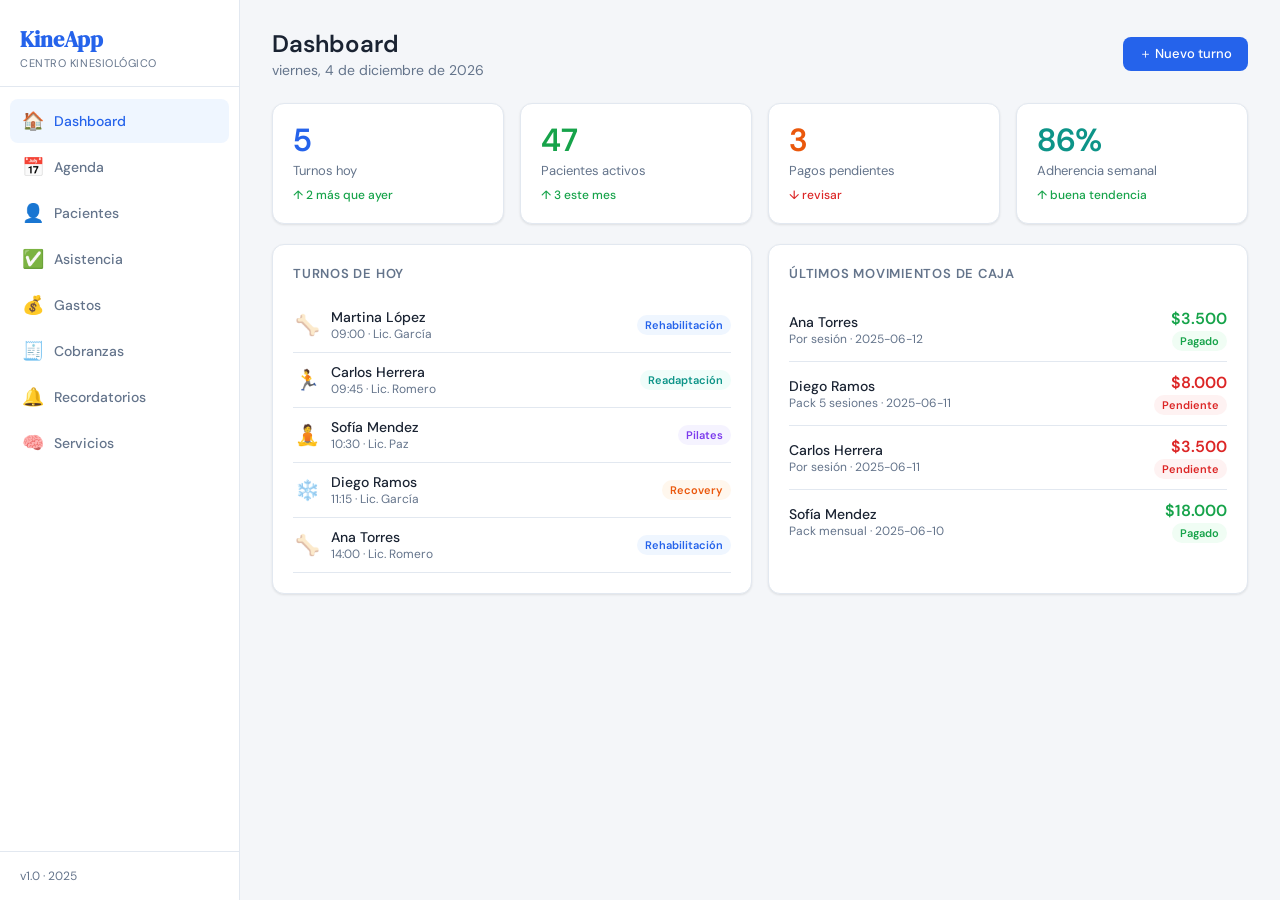
<file: kineapp (2).html>
<!DOCTYPE html>
<html lang="es">
<head>
<meta charset="UTF-8">
<meta name="viewport" content="width=device-width, initial-scale=1.0">
<title>KineApp — Centro Kinesiológico</title>
<link href="https://fonts.googleapis.com/css2?family=DM+Sans:wght@300;400;500;600&family=DM+Serif+Display:ital@0;1&display=swap" rel="stylesheet">
<style>
  :root {
    --bg: #f4f6f9;
    --white: #ffffff;
    --surface: #ffffff;
    --border: #e2e8f0;
    --text: #1a2332;
    --text-muted: #64748b;
    --primary: #2563eb;
    --primary-light: #eff6ff;
    --primary-soft: #bfdbfe;
    --green: #16a34a;
    --green-light: #f0fdf4;
    --red: #dc2626;
    --red-light: #fef2f2;
    --orange: #ea580c;
    --orange-light: #fff7ed;
    --purple: #7c3aed;
    --purple-light: #f5f3ff;
    --teal: #0d9488;
    --teal-light: #f0fdfa;
    --shadow: 0 1px 3px rgba(0,0,0,0.06), 0 1px 2px rgba(0,0,0,0.04);
    --shadow-md: 0 4px 6px -1px rgba(0,0,0,0.07), 0 2px 4px -2px rgba(0,0,0,0.05);
    --radius: 12px;
    --radius-sm: 8px;
  }
  * { margin:0; padding:0; box-sizing:border-box; }
  body { font-family: 'DM Sans', sans-serif; background: var(--bg); color: var(--text); min-height: 100vh; }

  /* LAYOUT */
  .app { display: flex; min-height: 100vh; }
  
  /* SIDEBAR */
  .sidebar {
    width: 240px; background: var(--white); border-right: 1px solid var(--border);
    display: flex; flex-direction: column; position: fixed; height: 100vh; z-index: 100;
  }
  .sidebar-logo {
    padding: 24px 20px 16px;
    border-bottom: 1px solid var(--border);
  }
  .sidebar-logo h1 { font-family: 'DM Serif Display', serif; font-size: 22px; color: var(--primary); }
  .sidebar-logo p { font-size: 11px; color: var(--text-muted); margin-top: 2px; letter-spacing: 0.05em; text-transform: uppercase; }
  .nav { padding: 12px 10px; flex: 1; overflow-y: auto; }
  .nav-item {
    display: flex; align-items: center; gap: 10px; padding: 10px 12px;
    border-radius: var(--radius-sm); cursor: pointer; font-size: 14px; font-weight: 500;
    color: var(--text-muted); transition: all 0.15s; margin-bottom: 2px;
  }
  .nav-item:hover { background: var(--bg); color: var(--text); }
  .nav-item.active { background: var(--primary-light); color: var(--primary); }
  .nav-item .icon { font-size: 18px; width: 22px; text-align: center; }
  .sidebar-footer { padding: 16px 20px; border-top: 1px solid var(--border); font-size: 12px; color: var(--text-muted); }

  /* MAIN */
  .main { margin-left: 240px; flex: 1; padding: 28px 32px; }
  .page { display: none; }
  .page.active { display: block; animation: fadeIn 0.2s ease; }
  @keyframes fadeIn { from { opacity:0; transform:translateY(4px); } to { opacity:1; transform:translateY(0); } }

  /* PAGE HEADER */
  .page-header { display: flex; align-items: center; justify-content: space-between; margin-bottom: 24px; }
  .page-header h2 { font-size: 24px; font-weight: 600; }
  .page-header p { font-size: 14px; color: var(--text-muted); margin-top: 2px; }

  /* CARDS */
  .card {
    background: var(--white); border: 1px solid var(--border); border-radius: var(--radius);
    padding: 20px; box-shadow: var(--shadow);
  }
  .card-title { font-size: 13px; font-weight: 600; text-transform: uppercase; letter-spacing: 0.06em; color: var(--text-muted); margin-bottom: 16px; }
  
  /* GRID */
  .grid-2 { display: grid; grid-template-columns: 1fr 1fr; gap: 16px; }
  .grid-3 { display: grid; grid-template-columns: 1fr 1fr 1fr; gap: 16px; }
  .grid-4 { display: grid; grid-template-columns: repeat(4, 1fr); gap: 16px; }

  /* STAT CARDS */
  .stat-card { background: var(--white); border: 1px solid var(--border); border-radius: var(--radius); padding: 20px; box-shadow: var(--shadow); }
  .stat-num { font-size: 32px; font-weight: 600; line-height: 1; }
  .stat-label { font-size: 13px; color: var(--text-muted); margin-top: 6px; }
  .stat-trend { font-size: 12px; margin-top: 8px; font-weight: 500; }
  .stat-trend.up { color: var(--green); }
  .stat-trend.down { color: var(--red); }

  /* BUTTONS */
  .btn {
    display: inline-flex; align-items: center; gap: 6px; padding: 8px 16px;
    border-radius: var(--radius-sm); font-size: 13px; font-weight: 500;
    cursor: pointer; border: none; transition: all 0.15s; font-family: inherit;
  }
  .btn-primary { background: var(--primary); color: white; }
  .btn-primary:hover { background: #1d4ed8; }
  .btn-secondary { background: var(--bg); color: var(--text); border: 1px solid var(--border); }
  .btn-secondary:hover { background: var(--border); }
  .btn-sm { padding: 5px 10px; font-size: 12px; }
  .btn-danger { background: var(--red-light); color: var(--red); }
  .btn-success { background: var(--green-light); color: var(--green); }

  /* BADGE */
  .badge {
    display: inline-flex; align-items: center; padding: 3px 8px;
    border-radius: 20px; font-size: 11px; font-weight: 600;
  }
  .badge-green { background: var(--green-light); color: var(--green); }
  .badge-red { background: var(--red-light); color: var(--red); }
  .badge-orange { background: var(--orange-light); color: var(--orange); }
  .badge-blue { background: var(--primary-light); color: var(--primary); }
  .badge-purple { background: var(--purple-light); color: var(--purple); }
  .badge-teal { background: var(--teal-light); color: var(--teal); }
  .badge-gray { background: var(--bg); color: var(--text-muted); }

  /* TABLE */
  .table-wrap { overflow-x: auto; }
  table { width: 100%; border-collapse: collapse; }
  th { text-align: left; font-size: 11px; font-weight: 600; text-transform: uppercase; letter-spacing: 0.05em; color: var(--text-muted); padding: 10px 12px; border-bottom: 1px solid var(--border); }
  td { padding: 12px 12px; border-bottom: 1px solid var(--border); font-size: 14px; }
  tr:last-child td { border-bottom: none; }
  tr:hover td { background: var(--bg); }

  /* FORM */
  .form-group { margin-bottom: 16px; }
  .form-group label { display: block; font-size: 12px; font-weight: 600; color: var(--text-muted); margin-bottom: 6px; text-transform: uppercase; letter-spacing: 0.04em; }
  .form-control {
    width: 100%; padding: 9px 12px; border: 1px solid var(--border);
    border-radius: var(--radius-sm); font-size: 14px; font-family: inherit;
    background: var(--white); color: var(--text); transition: border-color 0.15s;
  }
  .form-control:focus { outline: none; border-color: var(--primary); box-shadow: 0 0 0 3px var(--primary-light); }
  select.form-control { cursor: pointer; }

  /* MODAL */
  .modal-overlay {
    display: none; position: fixed; inset: 0; background: rgba(0,0,0,0.4);
    z-index: 1000; align-items: center; justify-content: center; backdrop-filter: blur(2px);
  }
  .modal-overlay.open { display: flex; }
  .modal { background: var(--white); border-radius: var(--radius); padding: 28px; width: 480px; max-width: 95vw; box-shadow: 0 20px 60px rgba(0,0,0,0.15); }
  .modal-header { display: flex; align-items: center; justify-content: space-between; margin-bottom: 20px; }
  .modal-header h3 { font-size: 18px; font-weight: 600; }
  .modal-close { background: none; border: none; font-size: 20px; cursor: pointer; color: var(--text-muted); padding: 4px; border-radius: 4px; }
  .modal-close:hover { background: var(--bg); }
  .modal-actions { display: flex; gap: 8px; justify-content: flex-end; margin-top: 20px; }

  /* AGENDA */
  .agenda-toolbar { display: flex; align-items: center; gap: 12px; margin-bottom: 20px; flex-wrap: wrap; }
  .week-nav { display: flex; align-items: center; gap: 8px; }
  .week-nav button { background: none; border: 1px solid var(--border); border-radius: var(--radius-sm); padding: 6px 10px; cursor: pointer; font-size: 14px; }
  .week-nav button:hover { background: var(--bg); }
  .week-date { font-weight: 600; font-size: 14px; min-width: 180px; text-align: center; }
  
  .agenda-grid { display: grid; grid-template-columns: 60px repeat(6, 1fr); gap: 1px; background: var(--border); border-radius: var(--radius); overflow: hidden; border: 1px solid var(--border); }
  .agenda-grid .cell { background: var(--white); }
  .agenda-header { background: var(--bg) !important; font-size: 12px; font-weight: 600; text-align: center; padding: 10px 4px; }
  .agenda-time { font-size: 11px; color: var(--text-muted); text-align: right; padding: 6px 8px; background: var(--bg) !important; }
  .agenda-slot { min-height: 48px; padding: 3px; position: relative; cursor: pointer; display: flex; flex-direction: column; gap: 2px; }
  .agenda-slot:hover { background: #f8faff !important; }
  .slot-add-btn {
    display: none; position: absolute; bottom: 2px; right: 3px;
    font-size: 11px; font-weight: 700; color: var(--primary);
    background: var(--primary-light); border-radius: 4px;
    padding: 1px 5px; line-height: 16px; cursor: pointer;
  }
  .agenda-slot:hover .slot-add-btn { display: block; }
  .turno {
    border-radius: 5px; padding: 3px 5px;
    font-size: 11px; font-weight: 500; line-height: 1.3; cursor: pointer;
    transition: opacity 0.1s; white-space: nowrap; overflow: hidden; text-overflow: ellipsis;
    color: white; flex-shrink: 0;
  }
  .turno:hover { opacity: 0.85; }
  .turno.rehab { background: var(--primary); }
  .turno.gym { background: var(--teal); }
  .turno.recovery { background: var(--purple); }
  .turno.pilates { background: var(--orange); }
  .turno.bloqueado { background: var(--border); color: var(--text-muted); }

  /* ASISTENCIA */
  .asist-row { display: flex; align-items: center; justify-content: space-between; padding: 12px 0; border-bottom: 1px solid var(--border); }
  .asist-row:last-child { border-bottom: none; }
  .asist-actions { display: flex; gap: 6px; }
  .asist-btn {
    width: 32px; height: 32px; border-radius: 50%; border: none; cursor: pointer;
    display: flex; align-items: center; justify-content: center; font-size: 14px;
    transition: all 0.15s;
  }
  .asist-btn:hover { transform: scale(1.1); }
  .asist-btn.asistio { background: var(--green-light); }
  .asist-btn.ausente { background: var(--red-light); }
  .asist-btn.reprog { background: var(--orange-light); }
  .asist-btn.active-asistio { background: var(--green); color: white; }
  .asist-btn.active-ausente { background: var(--red); color: white; }
  .asist-btn.active-reprog { background: var(--orange); color: white; }

  /* PAGOS */
  .deuda-alert { background: var(--red-light); border: 1px solid #fecaca; border-radius: var(--radius); padding: 14px 18px; margin-bottom: 16px; display: flex; align-items: center; gap: 10px; }
  .caja-row { display: flex; justify-content: space-between; align-items: center; padding: 10px 0; border-bottom: 1px solid var(--border); }
  .caja-row:last-child { border-bottom: none; }
  .caja-total { font-size: 28px; font-weight: 600; color: var(--green); }

  /* RECORDATORIOS */
  .reminder-item { display: flex; align-items: center; gap: 12px; padding: 12px; border: 1px solid var(--border); border-radius: var(--radius-sm); margin-bottom: 8px; background: var(--white); }
  .reminder-status { width: 8px; height: 8px; border-radius: 50%; background: var(--green); flex-shrink: 0; }
  .reminder-status.pending { background: var(--orange); }

  /* SERVICIOS */
  .servicio-card {
    background: var(--white); border: 1px solid var(--border); border-radius: var(--radius);
    padding: 20px; transition: box-shadow 0.2s; cursor: pointer;
  }
  .servicio-card:hover { box-shadow: var(--shadow-md); }
  .servicio-icon { font-size: 32px; margin-bottom: 12px; }
  .servicio-card h4 { font-size: 16px; font-weight: 600; margin-bottom: 4px; }
  .servicio-card p { font-size: 13px; color: var(--text-muted); }
  .servicio-card .servicio-count { font-size: 24px; font-weight: 600; margin-top: 12px; }

  /* TABS */
  .tabs { display: flex; gap: 4px; background: var(--bg); border-radius: var(--radius-sm); padding: 4px; margin-bottom: 20px; }
  .tab { padding: 7px 14px; border-radius: 6px; font-size: 13px; font-weight: 500; cursor: pointer; color: var(--text-muted); transition: all 0.15s; }
  .tab.active { background: var(--white); color: var(--text); box-shadow: var(--shadow); }
  .tab-content { display: none; }
  .tab-content.active { display: block; }

  /* SEARCH */
  .search-wrap { position: relative; }
  .search-wrap input { padding-left: 34px; }
  .search-icon { position: absolute; left: 10px; top: 50%; transform: translateY(-50%); color: var(--text-muted); font-size: 14px; }

  /* PACIENTE DETAIL */
  .hist-item { padding: 12px 0; border-bottom: 1px solid var(--border); display: flex; gap: 12px; }
  .hist-item:last-child { border-bottom: none; }
  .hist-dot { width: 8px; height: 8px; border-radius: 50%; background: var(--primary); margin-top: 6px; flex-shrink: 0; }

  /* PAGO CHECKLIST */
  .pago-checklist-item {
    display: flex; align-items: center; gap: 14px; padding: 13px 4px;
    border-bottom: 1px solid var(--border); cursor: pointer; transition: background 0.15s;
    border-radius: 6px;
  }
  .pago-checklist-item:last-child { border-bottom: none; }
  .pago-checklist-item:hover { background: var(--bg); }
  .pago-checklist-item.cobrado { opacity: 0.6; }
  .pago-check {
    width: 24px; height: 24px; border-radius: 50%; border: 2px solid var(--border);
    display: flex; align-items: center; justify-content: center; flex-shrink: 0;
    font-size: 13px; font-weight: 700; transition: all 0.2s;
  }
  .pago-check.checked { background: var(--green); border-color: var(--green); color: white; }

  /* FILTROS ACTIVIDAD AGENDA */
  .filtro-act {
    padding: 4px 10px; border-radius: 20px; font-size: 12px; font-weight: 600;
    border: 1.5px solid var(--border); background: var(--white); cursor: pointer;
    color: var(--text-muted); transition: all 0.15s; font-family: inherit;
  }
  .filtro-act:hover { border-color: var(--fc, var(--primary)); color: var(--fc, var(--primary)); }
  .filtro-act.active { background: var(--fc, var(--primary)); border-color: var(--fc, var(--primary)); color: white; }
  .filtro-act[data-serv=""].active { background: var(--text); border-color: var(--text); color: white; }

  /* TOOLTIP */
  [data-tip] { position: relative; }

  /* SERVICIO DETAIL */
  .servicio-pac-item { border: 1px solid var(--border); border-radius: var(--radius-sm); margin-bottom: 8px; overflow: hidden; }
  .servicio-pac-header { display: flex; align-items: center; justify-content: space-between; padding: 12px 14px; cursor: pointer; background: var(--white); transition: background 0.15s; }
  .servicio-pac-header:hover { background: var(--bg); }
  .servicio-pac-turnos { padding: 4px 14px 12px; background: var(--bg); border-top: 1px solid var(--border); }

  /* BOTTOM NAV MOBILE */
  .bottom-nav {
    display: none;
    position: fixed; bottom: 0; left: 0; right: 0;
    background: var(--white); border-top: 1px solid var(--border);
    z-index: 200; padding-bottom: env(safe-area-inset-bottom);
  }
  .bottom-nav-inner {
    display: flex; justify-content: space-around; align-items: center;
    padding: 6px 0 4px;
  }
  .bnav-item {
    display: flex; flex-direction: column; align-items: center; gap: 2px;
    padding: 6px 10px; border-radius: 8px; cursor: pointer;
    font-size: 10px; font-weight: 600; color: var(--text-muted);
    min-width: 48px; transition: color 0.15s;
  }
  .bnav-item .bicon { font-size: 22px; line-height: 1; }
  .bnav-item.active { color: var(--primary); }

  @media (max-width: 640px) {
    .sidebar { display: none; }
    .bottom-nav { display: block; }
    .main { margin-left: 0; padding: 16px 14px 80px; }
    .grid-4 { grid-template-columns: 1fr 1fr; }
    .grid-3 { grid-template-columns: 1fr 1fr; }
    .grid-2 { grid-template-columns: 1fr; }
    .agenda-grid { grid-template-columns: 38px repeat(3, 1fr); }
    .page-header { flex-wrap: wrap; gap: 10px; }
    .page-header .btn { font-size: 12px; padding: 7px 12px; }
    .agenda-toolbar { flex-wrap: wrap; }
    table { font-size: 13px; }
    th, td { padding: 8px 8px; }
    .modal { padding: 20px 16px; }
  }

  @media (min-width: 641px) and (max-width: 900px) {
    .sidebar { width: 64px; }
    .sidebar-logo h1, .sidebar-logo p, .nav-item span { display: none; }
    .nav-item { justify-content: center; padding: 10px; }
    .sidebar-footer { display: none; }
    .main { margin-left: 64px; padding: 20px; }
    .grid-4 { grid-template-columns: 1fr 1fr; }
    .grid-3 { grid-template-columns: 1fr 1fr; }
    .agenda-grid { grid-template-columns: 40px repeat(3, 1fr); }
  }
</style>
</head>
<body>
<div class="app">

<!-- SIDEBAR -->
<aside class="sidebar">
  <div class="sidebar-logo">
    <h1>KineApp</h1>
    <p>Centro Kinesiológico</p>
  </div>
  <nav class="nav">
    <div class="nav-item active" onclick="navigate('dashboard')">
      <span class="icon">🏠</span><span>Dashboard</span>
    </div>
    <div class="nav-item" onclick="navigate('agenda')">
      <span class="icon">📅</span><span>Agenda</span>
    </div>
    <div class="nav-item" onclick="navigate('pacientes')">
      <span class="icon">👤</span><span>Pacientes</span>
    </div>
    <div class="nav-item" onclick="navigate('asistencia')">
      <span class="icon">✅</span><span>Asistencia</span>
    </div>
    <div class="nav-item" onclick="navigate('pagos')">
      <span class="icon">💰</span><span>Gastos</span>
    </div>
    <div class="nav-item" onclick="navigate('cobranzas')">
      <span class="icon">🧾</span><span>Cobranzas</span>
    </div>
    <div class="nav-item" onclick="navigate('recordatorios')">
      <span class="icon">🔔</span><span>Recordatorios</span>
    </div>
    <div class="nav-item" onclick="navigate('servicios')">
      <span class="icon">🧠</span><span>Servicios</span>
    </div>
  </nav>
  <div class="sidebar-footer">v1.0 · 2025</div>
</aside>

<!-- MAIN -->
<main class="main">

  <!-- DASHBOARD -->
  <div class="page active" id="page-dashboard">
    <div class="page-header">
      <div>
        <h2>Dashboard</h2>
        <p id="hoy-fecha">Cargando...</p>
      </div>
      <button class="btn btn-primary" onclick="openModal('modal-turno')">＋ Nuevo turno</button>
    </div>
    <div class="grid-4" style="margin-bottom:20px">
      <div class="stat-card">
        <div class="stat-num" style="color:var(--primary)" id="stat-hoy">8</div>
        <div class="stat-label">Turnos hoy</div>
        <div class="stat-trend up">↑ 2 más que ayer</div>
      </div>
      <div class="stat-card">
        <div class="stat-num" style="color:var(--green)" id="stat-pac">47</div>
        <div class="stat-label">Pacientes activos</div>
        <div class="stat-trend up">↑ 3 este mes</div>
      </div>
      <div class="stat-card">
        <div class="stat-num" style="color:var(--orange)" id="stat-pend">3</div>
        <div class="stat-label">Pagos pendientes</div>
        <div class="stat-trend down">↓ revisar</div>
      </div>
      <div class="stat-card">
        <div class="stat-num" style="color:var(--teal)" id="stat-adh">86%</div>
        <div class="stat-label">Adherencia semanal</div>
        <div class="stat-trend up">↑ buena tendencia</div>
      </div>
    </div>
    <div id="alertas-sesiones-dash" style="display:none;margin-bottom:16px"></div>
    <div class="grid-2">
      <div class="card">
        <div class="card-title">Turnos de hoy</div>
        <div id="turnos-hoy-list"></div>
      </div>
      <div class="card">
        <div class="card-title">Últimos movimientos de caja</div>
        <div id="caja-list"></div>
      </div>
    </div>
  </div>

  <!-- AGENDA -->
  <div class="page" id="page-agenda">
    <div class="page-header">
      <div><h2>Agenda</h2><p>Vista semanal por profesional</p></div>
      <div style="display:flex;gap:8px">
        <select class="form-control" id="agenda-prof" style="width:160px">
          <option>Todos</option>
          <option>Lic. García</option>
          <option>Lic. Romero</option>
          <option>Lic. Paz</option>
        </select>
        <button class="btn btn-primary" onclick="openModal('modal-turno')">＋ Turno</button>
      </div>
    </div>
    <div class="card" style="padding:0;overflow:hidden">
      <div style="padding:16px 20px;border-bottom:1px solid var(--border);display:flex;align-items:center;gap:12px;flex-wrap:wrap">
        <div class="week-nav">
          <button onclick="changeWeek(-1)">‹</button>
          <span class="week-date" id="week-label">Semana actual</span>
          <button onclick="changeWeek(1)">›</button>
        </div>
        <div style="display:flex;gap:6px;flex-wrap:wrap;align-items:center">
          <button class="filtro-act active" data-serv="" onclick="setFiltroActividad(this,'')">Todos</button>
          <button class="filtro-act" data-serv="rehab" onclick="setFiltroActividad(this,'rehab')" style="--fc:var(--primary)">● Rehabilitación</button>
          <button class="filtro-act" data-serv="gym" onclick="setFiltroActividad(this,'gym')" style="--fc:var(--teal)">● Readaptación</button>
          <button class="filtro-act" data-serv="recovery" onclick="setFiltroActividad(this,'recovery')" style="--fc:var(--purple)">● Recovery</button>
          <button class="filtro-act" data-serv="pilates" onclick="setFiltroActividad(this,'pilates')" style="--fc:var(--orange)">● Pilates</button>
          <button class="filtro-act" data-serv="funcional" onclick="setFiltroActividad(this,'funcional')" style="--fc:var(--green)">● Funcional</button>
        </div>
      </div>
      <div style="padding:16px;overflow-x:auto">
        <div class="agenda-grid" id="agenda-grid"></div>
      </div>
    </div>
  </div>

  <!-- PACIENTES -->
  <div class="page" id="page-pacientes">
    <div class="page-header">
      <div><h2>Pacientes</h2><p>Fichas y historial de sesiones</p></div>
      <button class="btn btn-primary" onclick="openModal('modal-paciente')">＋ Nuevo paciente</button>
    </div>
    <div class="card" style="margin-bottom:16px">
      <div style="display:flex;gap:10px;flex-wrap:wrap">
        <div class="search-wrap" style="flex:1;min-width:200px">
          <span class="search-icon">🔍</span>
          <input class="form-control" placeholder="Buscar por nombre o lesión..." oninput="filtrarPacientes(this.value)">
        </div>
        <select class="form-control" style="width:160px" onchange="filtrarPorServicio(this.value)">
          <option value="">Todos los servicios</option>
          <option>Rehabilitación</option>
          <option>Readaptación</option>
          <option>Pilates</option>
          <option>Recovery</option>
          <option>Entrenamiento funcional</option>
        </select>
      </div>
    </div>
    <div class="card">
      <div class="table-wrap">
        <table id="tabla-pacientes">
          <thead><tr>
            <th>Paciente</th><th>Teléfono</th><th>Servicio</th><th>Lesión/Diagnóstico</th><th>Profesional</th><th>Sesiones</th><th>Estado pago</th><th></th>
          </tr></thead>
          <tbody id="tbody-pacientes"></tbody>
        </table>
      </div>
    </div>
  </div>

  <!-- ASISTENCIA -->
  <div class="page" id="page-asistencia">
    <div class="page-header">
      <div><h2>Control de asistencia</h2><p>Registrá la asistencia diaria</p></div>
      <input type="date" class="form-control" id="fecha-asist" style="width:180px" onchange="renderAsistencia()">
    </div>
    <div class="grid-3" style="margin-bottom:20px">
      <div class="stat-card">
        <div class="stat-num" style="color:var(--green)" id="asist-count">0</div>
        <div class="stat-label">Asistieron</div>
      </div>
      <div class="stat-card">
        <div class="stat-num" style="color:var(--red)" id="aus-count">0</div>
        <div class="stat-label">Ausentes</div>
      </div>
      <div class="stat-card">
        <div class="stat-num" style="color:var(--orange)" id="rep-count">0</div>
        <div class="stat-label">Reprogramados</div>
      </div>
    </div>
    <div class="card">
      <div class="card-title">Turnos del día</div>
      <div id="asist-list"></div>
    </div>
  </div>

  <!-- PAGOS (gastos del centro) -->
  <div class="page" id="page-pagos">
    <div class="page-header">
      <div><h2>Gastos del centro</h2><p>Tildá lo que pagaste este mes</p></div>
      <button class="btn btn-primary" onclick="openModal('modal-gasto')">＋ Agregar gasto</button>
    </div>

    <div class="grid-3" style="margin-bottom:20px">
      <div class="stat-card">
        <div class="stat-label">Total a pagar este mes</div>
        <div class="caja-total" style="color:var(--red)" id="gasto-total-pendiente">$0</div>
      </div>
      <div class="stat-card">
        <div class="stat-label">Ya pagado</div>
        <div class="caja-total" style="color:var(--green)" id="gasto-total-pagado">$0</div>
      </div>
      <div class="stat-card">
        <div class="stat-label">Total del mes</div>
        <div class="caja-total" id="gasto-total-mes">$0</div>
      </div>
    </div>

    <div class="card">
      <div style="display:flex;align-items:center;justify-content:space-between;margin-bottom:16px;flex-wrap:wrap;gap:10px">
        <div class="card-title" style="margin-bottom:0">Gastos del mes</div>
        <div style="display:flex;gap:6px;flex-wrap:wrap">
          <button class="filtro-act active" id="fg-todos" onclick="setFiltroGastos(this,'todos')">Todos</button>
          <button class="filtro-act" onclick="setFiltroGastos(this,'pendiente')" style="--fc:var(--red)">● Sin pagar</button>
          <button class="filtro-act" onclick="setFiltroGastos(this,'pagado')" style="--fc:var(--green)">● Pagados</button>
        </div>
      </div>
      <div id="gastos-checklist"></div>
    </div>
  </div>

  <!-- COBRANZAS -->
  <div class="page" id="page-cobranzas">
    <div class="page-header">
      <div><h2>Cobranzas</h2><p>Historial completo de movimientos</p></div>
      <button class="btn btn-primary" onclick="openModal('modal-pago')">＋ Registrar</button>
    </div>
    <div class="grid-3" style="margin-bottom:20px">
      <div class="stat-card">
        <div class="stat-label">Cobrado hoy</div>
        <div class="caja-total" id="caja-hoy">$0</div>
      </div>
      <div class="stat-card">
        <div class="stat-label">Cobrado este mes</div>
        <div class="caja-total" id="caja-mes">$0</div>
      </div>
      <div class="stat-card">
        <div class="stat-label">Total pendiente</div>
        <div class="caja-total" style="color:var(--red)" id="caja-deuda">$0</div>
      </div>
    </div>
    <div id="alertas-deuda" style="margin-bottom:12px"></div>
    <div class="tabs" id="tabs-cobranzas">
      <div class="tab active" onclick="switchTab('cobranzas','por-paciente')">Por paciente</div>
      <div class="tab" onclick="switchTab('cobranzas','historial')">Historial</div>
    </div>
    <div class="tab-content active" id="tab-cobranzas-por-paciente">
      <div class="card">
        <div class="table-wrap">
          <table><thead><tr><th>Paciente</th><th>Servicio</th><th>Cobertura</th><th>Sesiones</th><th>Deuda</th><th>Estado</th><th></th></tr></thead>
          <tbody id="tbody-cobranzas-pacientes"></tbody></table>
        </div>
      </div>
    </div>
    <div class="tab-content" id="tab-cobranzas-historial">
      <div class="card">
        <div class="table-wrap">
          <table><thead><tr><th>Fecha</th><th>Paciente</th><th>Concepto</th><th>Monto</th><th>Estado</th></tr></thead>
          <tbody id="tbody-cobranzas-hist"></tbody></table>
        </div>
      </div>
    </div>
  </div>

  <!-- RECORDATORIOS -->
  <div class="page" id="page-recordatorios">
    <div class="page-header">
      <div><h2>Recordatorios automáticos</h2><p>Reducí el ausentismo hasta un 40%</p></div>
    </div>
    <div class="card" style="margin-bottom:16px;background:var(--primary-light);border-color:var(--primary-soft)">
      <div style="display:flex;align-items:center;gap:12px">
        <span style="font-size:28px">📊</span>
        <div>
          <div style="font-weight:600;font-size:15px;color:var(--primary)">Impacto real de los recordatorios</div>
          <div style="font-size:13px;color:var(--text-muted);margin-top:2px">Los recordatorios automáticos reducen el ausentismo entre 30% y 40%. Esta semana ya se enviaron <strong id="rec-enviados">12</strong> recordatorios.</div>
        </div>
      </div>
    </div>
    <div class="grid-2" style="margin-bottom:16px">
      <div class="card">
        <div class="card-title">Configuración</div>
        <div class="form-group">
          <label>Recordatorio principal</label>
          <select class="form-control" id="rec-tiempo1">
            <option value="24">24 horas antes (recomendado)</option>
            <option value="48">48 horas antes</option>
            <option value="12">12 horas antes</option>
          </select>
        </div>
        <div class="form-group">
          <label>Recordatorio secundario (opcional)</label>
          <select class="form-control" id="rec-tiempo2">
            <option value="0">No enviar</option>
            <option value="2">2 horas antes</option>
            <option value="3">3 horas antes</option>
          </select>
        </div>
        <div class="form-group">
          <label>Canal</label>
          <select class="form-control">
            <option>WhatsApp</option>
            <option>SMS</option>
            <option>WhatsApp + SMS</option>
          </select>
        </div>
        <div class="form-group">
          <label>Mensaje personalizado</label>
          <textarea class="form-control" rows="3" id="rec-mensaje">Hola {nombre} 👋 Te recordamos tu turno en el centro para mañana {fecha} a las {hora} con {profesional}. ¡Nos vemos!</textarea>
        </div>
        <button class="btn btn-primary" onclick="guardarRecConfig()">Guardar configuración</button>
      </div>
      <div class="card">
        <div class="card-title">Próximos recordatorios a enviar</div>
        <div id="proximos-rec"></div>
      </div>
    </div>
    <div class="card">
      <div class="card-title">Historial de envíos</div>
      <div id="hist-rec"></div>
    </div>
  </div>

  <!-- SERVICIOS -->
  <div class="page" id="page-servicios">
    <div class="page-header">
      <div><h2>Organización por servicios</h2><p>Centro deportivo integral</p></div>
      <button class="btn btn-primary" onclick="openModal('modal-servicio')">＋ Servicio</button>
    </div>
    <div class="grid-3" id="servicios-grid" style="margin-bottom:24px"></div>

    <div class="grid-2" style="gap:20px">
      <!-- TARIFAS -->
      <div class="card">
        <div style="display:flex;align-items:center;justify-content:space-between;margin-bottom:16px">
          <div class="card-title" style="margin-bottom:0">💲 Tarifas</div>
          <button class="btn btn-sm btn-secondary" onclick="openModal('modal-tarifa')">＋ Tarifa</button>
        </div>
        <div id="tarifas-list"></div>
      </div>

      <!-- OBRAS SOCIALES -->
      <div class="card">
        <div style="display:flex;align-items:center;justify-content:space-between;margin-bottom:16px">
          <div class="card-title" style="margin-bottom:0">🏥 Obras sociales</div>
          <button class="btn btn-sm btn-secondary" onclick="openModal('modal-obrasocial')">＋ Agregar</button>
        </div>
        <div id="obras-sociales-list"></div>
      </div>
    </div>
  </div>

</main>
</div>

<!-- BOTTOM NAV (mobile only) -->
<nav class="bottom-nav">
  <div class="bottom-nav-inner">
    <div class="bnav-item active" id="bnav-dashboard" onclick="navigate('dashboard')">
      <span class="bicon">🏠</span>Inicio
    </div>
    <div class="bnav-item" id="bnav-agenda" onclick="navigate('agenda')">
      <span class="bicon">📅</span>Agenda
    </div>
    <div class="bnav-item" id="bnav-pacientes" onclick="navigate('pacientes')">
      <span class="bicon">👤</span>Pacientes
    </div>
    <div class="bnav-item" id="bnav-asistencia" onclick="navigate('asistencia')">
      <span class="bicon">✅</span>Asist.
    </div>
    <div class="bnav-item" id="bnav-pagos" onclick="navigate('pagos')">
      <span class="bicon">💰</span>Gastos
    </div>
    <div class="bnav-item" id="bnav-mas" onclick="toggleMasMenu()">
      <span class="bicon">☰</span>Más
    </div>
  </div>
</nav>

<!-- MAS MENU (mobile) -->
<div id="mas-menu" style="display:none;position:fixed;bottom:70px;right:12px;background:var(--white);border:1px solid var(--border);border-radius:var(--radius);box-shadow:var(--shadow-md);z-index:300;overflow:hidden;min-width:180px">
  <div onclick="navigate('cobranzas');toggleMasMenu()" style="padding:12px 16px;cursor:pointer;font-size:14px;font-weight:500;border-bottom:1px solid var(--border)">🧾 Cobranzas</div>
  <div onclick="navigate('recordatorios');toggleMasMenu()" style="padding:12px 16px;cursor:pointer;font-size:14px;font-weight:500;border-bottom:1px solid var(--border)">🔔 Recordatorios</div>
  <div onclick="navigate('servicios');toggleMasMenu()" style="padding:12px 16px;cursor:pointer;font-size:14px;font-weight:500">🧠 Servicios</div>
</div>

<!-- MODALES -->
<div class="modal-overlay" id="modal-turno">
  <div class="modal">
    <div class="modal-header">
      <h3>Nuevo turno</h3>
      <button class="modal-close" onclick="closeModal('modal-turno')">✕</button>
    </div>
    <div class="form-group">
      <label>Paciente</label>
      <select class="form-control" id="turno-paciente">
        <option>— Seleccionar —</option>
      </select>
    </div>
    <div class="grid-2">
      <div class="form-group">
        <label>Fecha</label>
        <input type="date" class="form-control" id="turno-fecha">
      </div>
      <div class="form-group">
        <label>Hora</label>
        <select class="form-control" id="turno-hora"></select>
      </div>
    </div>
    <div class="grid-2">
      <div class="form-group">
        <label>Duración</label>
        <select class="form-control" id="turno-duracion">
          <option value="30">30 min</option>
          <option value="45" selected>45 min</option>
          <option value="60">60 min</option>
        </select>
      </div>
      <div class="form-group">
        <label>Servicio</label>
        <select class="form-control" id="turno-servicio">
          <option>Rehabilitación</option>
          <option>Readaptación</option>
          <option>Pilates</option>
          <option>Recovery</option>
          <option>Entrenamiento funcional</option>
        </select>
      </div>
    </div>
    <div class="form-group">
      <label>Profesional</label>
      <select class="form-control" id="turno-prof">
        <option>Lic. García</option>
        <option>Lic. Romero</option>
        <option>Lic. Paz</option>
      </select>
    </div>
    <div class="form-group">
      <label>Notas</label>
      <input class="form-control" id="turno-notas" placeholder="Observaciones opcionales">
    </div>
    <div class="modal-actions">
      <button class="btn btn-secondary" onclick="closeModal('modal-turno')">Cancelar</button>
      <button class="btn btn-primary" onclick="guardarTurno()">Guardar turno</button>
    </div>
  </div>
</div>

<div class="modal-overlay" id="modal-paciente">
  <div class="modal">
    <div class="modal-header">
      <h3>Nuevo paciente</h3>
      <button class="modal-close" onclick="closeModal('modal-paciente')">✕</button>
    </div>
    <div class="grid-2">
      <div class="form-group">
        <label>Nombre completo</label>
        <input class="form-control" id="pac-nombre" placeholder="Juan Pérez">
      </div>
      <div class="form-group">
        <label>Teléfono</label>
        <input class="form-control" id="pac-tel" placeholder="261 123 4567" type="tel">
      </div>
    </div>
    <div class="grid-2">
      <div class="form-group">
        <label>Deporte / Actividad</label>
        <input class="form-control" id="pac-deporte" placeholder="Fútbol, running...">
      </div>
      <div class="form-group">
        <label>Servicio</label>
        <select class="form-control" id="pac-servicio">
          <option>Rehabilitación</option>
          <option>Readaptación</option>
          <option>Pilates</option>
          <option>Recovery</option>
          <option>Entrenamiento funcional</option>
        </select>
      </div>
    </div>
    <div class="form-group">
      <label>Motivo de consulta</label>
      <input class="form-control" id="pac-motivo" placeholder="¿Por qué consulta?">
    </div>
    <div class="form-group">
      <label>Lesión / Diagnóstico</label>
      <input class="form-control" id="pac-lesion" placeholder="Esguince, lumbalgia...">
    </div>
    <div class="form-group">
      <label>Profesional asignado</label>
      <select class="form-control" id="pac-prof">
        <option>Lic. García</option>
        <option>Lic. Romero</option>
        <option>Lic. Paz</option>
      </select>
    </div>
    <div style="border-top:1px solid var(--border);padding-top:16px;margin-top:4px">
      <div class="form-group">
        <label>Tipo de cobertura</label>
        <select class="form-control" id="pac-cobertura" onchange="onCoberturaChange()">
          <option value="particular">Particular</option>
          <option value="obra_social">Obra social</option>
        </select>
      </div>
      <div id="pac-os-section" style="display:none">
        <div class="form-group">
          <label>Obra social</label>
          <select class="form-control" id="pac-os-select" onchange="onObrasSocialChange()">
            <option value="">— Seleccionar —</option>
          </select>
        </div>
        <div id="pac-os-info" style="display:none;background:var(--primary-light);border-radius:var(--radius-sm);padding:12px;font-size:13px;margin-bottom:12px">
          <div style="display:flex;gap:16px;flex-wrap:wrap">
            <div><span style="color:var(--text-muted)">Reconoce por sesión:</span> <strong id="pac-os-monto" style="color:var(--green)"></strong></div>
            <div><span style="color:var(--text-muted)">Adicional x10 sesiones:</span> <strong id="pac-os-adicional" style="color:var(--primary)"></strong></div>
            <div><span style="color:var(--text-muted)">Cobertura:</span> <strong id="pac-os-cobertura"></strong></div>
          </div>
        </div>
      </div>
    </div>
    <div style="border-top:1px solid var(--border);padding-top:16px;margin-top:4px">
      <div class="grid-2">
        <div class="form-group">
          <label>Sesiones autorizadas</label>
          <input type="number" class="form-control" id="pac-sesiones-auth" placeholder="Ej: 10" min="0">
        </div>
        <div class="form-group">
          <label>Sesiones realizadas</label>
          <input type="number" class="form-control" id="pac-sesiones-real" placeholder="0" min="0" value="0">
        </div>
      </div>
      <div class="form-group">
        <label>Pedido médico <span style="color:var(--text-muted);font-weight:400">(foto, opcional)</span></label>
        <div id="pac-foto-drop" onclick="document.getElementById('pac-foto-input').click()"
          style="border:2px dashed var(--border);border-radius:var(--radius-sm);padding:20px;text-align:center;cursor:pointer;transition:border-color .2s;background:var(--bg)">
          <div style="font-size:28px">📄</div>
          <div style="font-size:13px;color:var(--text-muted);margin-top:6px">Tocá para subir o sacar foto</div>
          <div style="font-size:11px;color:var(--text-muted);margin-top:2px">JPG, PNG, PDF</div>
        </div>
        <input type="file" id="pac-foto-input" accept="image/*,application/pdf" style="display:none" onchange="previewFotoMedico(this)">
        <div id="pac-foto-preview" style="display:none;margin-top:10px;text-align:center">
          <img id="pac-foto-img" style="max-width:100%;max-height:160px;border-radius:var(--radius-sm);border:1px solid var(--border)">
          <div style="font-size:12px;color:var(--text-muted);margin-top:4px" id="pac-foto-nombre"></div>
          <button onclick="limpiarFotoMedico()" style="background:none;border:none;color:var(--red);font-size:12px;cursor:pointer;margin-top:2px">✕ Quitar</button>
        </div>
      </div>
    </div>
    <div class="modal-actions">
      <button class="btn btn-secondary" onclick="closeModal('modal-paciente')">Cancelar</button>
      <button class="btn btn-primary" onclick="guardarPaciente()">Guardar paciente</button>
    </div>
  </div>
</div>

<div class="modal-overlay" id="modal-pago">
  <div class="modal">
    <div class="modal-header">
      <h3>Registrar pago</h3>
      <button class="modal-close" onclick="closeModal('modal-pago')">✕</button>
    </div>
    <div class="form-group">
      <label>Paciente</label>
      <select class="form-control" id="pago-paciente"></select>
    </div>
    <div class="grid-2">
      <div class="form-group">
        <label>Tipo</label>
        <select class="form-control" id="pago-tipo">
          <option>Por sesión</option>
          <option>Pack 5 sesiones</option>
          <option>Pack 10 sesiones</option>
          <option>Pack mensual</option>
        </select>
      </div>
      <div class="form-group">
        <label>Monto ($)</label>
        <input type="number" class="form-control" id="pago-monto" placeholder="0">
      </div>
    </div>
    <div class="form-group">
      <label>Estado</label>
      <select class="form-control" id="pago-estado">
        <option>Pagado</option>
        <option>Pendiente</option>
      </select>
    </div>
    <div class="modal-actions">
      <button class="btn btn-secondary" onclick="closeModal('modal-pago')">Cancelar</button>
      <button class="btn btn-primary" onclick="guardarPago()">Registrar</button>
    </div>
  </div>
</div>

<div class="modal-overlay" id="modal-servicio">
  <div class="modal">
    <div class="modal-header">
      <h3>Nuevo servicio</h3>
      <button class="modal-close" onclick="closeModal('modal-servicio')">✕</button>
    </div>
    <div class="form-group"><label>Nombre del servicio</label><input class="form-control" id="serv-nombre"></div>
    <div class="form-group"><label>Descripción</label><input class="form-control" id="serv-desc"></div>
    <div class="form-group"><label>Ícono (emoji)</label><input class="form-control" id="serv-icono" placeholder="🏥" maxlength="2"></div>
    <div class="modal-actions">
      <button class="btn btn-secondary" onclick="closeModal('modal-servicio')">Cancelar</button>
      <button class="btn btn-primary" onclick="guardarServicio()">Guardar</button>
    </div>
  </div>
</div>

<div class="modal-overlay" id="modal-tarifa">
  <div class="modal" style="width:400px">
    <div class="modal-header">
      <h3>Nueva tarifa</h3>
      <button class="modal-close" onclick="closeModal('modal-tarifa')">✕</button>
    </div>
    <div class="form-group">
      <label>Servicio</label>
      <select class="form-control" id="tarifa-serv">
        <option>Rehabilitación</option><option>Readaptación</option>
        <option>Pilates</option><option>Recovery</option><option>Entrenamiento funcional</option>
      </select>
    </div>
    <div class="form-group">
      <label>Concepto</label>
      <input class="form-control" id="tarifa-concepto" placeholder="Ej: Sesión individual">
    </div>
    <div class="form-group">
      <label>Monto ($)</label>
      <input type="number" class="form-control" id="tarifa-monto" placeholder="0">
    </div>
    <div class="modal-actions">
      <button class="btn btn-secondary" onclick="closeModal('modal-tarifa')">Cancelar</button>
      <button class="btn btn-primary" onclick="guardarTarifa()">Guardar</button>
    </div>
  </div>
</div>

<div class="modal-overlay" id="modal-obrasocial">
  <div class="modal" style="width:440px">
    <div class="modal-header">
      <h3>Nueva obra social</h3>
      <button class="modal-close" onclick="closeModal('modal-obrasocial')">✕</button>
    </div>
    <div class="grid-2">
      <div class="form-group">
        <label>Nombre</label>
        <input class="form-control" id="os-nombre" placeholder="OSDE">
      </div>
      <div class="form-group">
        <label>Cobertura %</label>
        <input class="form-control" id="os-cobertura" placeholder="70%">
      </div>
    </div>
    <div class="grid-2">
      <div class="form-group">
        <label>Reconoce por sesión ($)</label>
        <input type="number" class="form-control" id="os-monto-sesion" placeholder="0">
      </div>
      <div class="form-group">
        <label>Adicional cobrar x10 sesiones ($)</label>
        <input type="number" class="form-control" id="os-adicional10" placeholder="0">
      </div>
    </div>
    <div class="form-group">
      <label>Servicios cubiertos</label>
      <input class="form-control" id="os-servicios" placeholder="Rehabilitación, Pilates">
    </div>
    <div class="form-group">
      <label>Teléfono / contacto</label>
      <input class="form-control" id="os-contacto" placeholder="0800-...">
    </div>
    <div class="modal-actions">
      <button class="btn btn-secondary" onclick="closeModal('modal-obrasocial')">Cancelar</button>
      <button class="btn btn-primary" onclick="guardarObraSocial()">Guardar</button>
    </div>
  </div>
</div>

<div class="modal-overlay" id="modal-bloqueado">
  <div class="modal" style="width:380px;text-align:center">
    <div style="font-size:56px;margin-bottom:12px">🚫</div>
    <h3 style="font-size:18px;margin-bottom:8px">Sesiones agotadas</h3>
    <p style="color:var(--text-muted);font-size:14px;margin-bottom:6px">
      <strong id="bloqueado-nombre"></strong> ya utilizó todas sus sesiones autorizadas.
    </p>
    <p style="font-size:13px;color:var(--red);font-weight:600;margin-bottom:4px">
      <span id="bloqueado-auth"></span> sesiones autorizadas — todas utilizadas
    </p>
    <p style="font-size:13px;color:var(--text-muted);margin-bottom:8px" id="bloqueado-detalle"></p>
    <p style="font-size:13px;color:var(--text-muted);margin-bottom:20px">
      Para seguir agendando necesitás actualizar el pedido médico y la cantidad de sesiones autorizadas en la ficha del paciente.
    </p>
    <div style="display:flex;gap:8px">
      <button class="btn btn-secondary" onclick="document.getElementById('modal-bloqueado').classList.remove('open')" style="flex:1">Cancelar</button>
      <button class="btn btn-primary" onclick="document.getElementById('modal-bloqueado').classList.remove('open');navigate('pacientes')" style="flex:1">Ir a ficha</button>
    </div>
  </div>
</div>

<div class="modal-overlay" id="modal-completado">
  <div class="modal" style="width:400px;text-align:center">
    <div style="font-size:64px;margin-bottom:12px">🎉</div>
    <h3 style="font-size:20px;margin-bottom:8px">¡Ciclo completo!</h3>
    <p style="color:var(--text-muted);font-size:14px;margin-bottom:4px">
      <strong id="completado-nombre"></strong> asistió a todas sus sesiones autorizadas.
    </p>
    <p style="color:var(--primary);font-weight:600;font-size:15px;margin-bottom:20px">
      <span id="completado-sesiones"></span> sesiones completadas ✓
    </p>
    <p style="font-size:13px;color:var(--text-muted);margin-bottom:20px">
      Acordate de solicitar un nuevo pedido médico si el tratamiento continúa.
    </p>
    <button class="btn btn-primary" onclick="document.getElementById('modal-completado').classList.remove('open')" style="width:100%">Entendido</button>
  </div>
</div>

<div class="modal-overlay" id="modal-gasto">
  <div class="modal" style="width:420px">
    <div class="modal-header">
      <h3>Nuevo gasto</h3>
      <button class="modal-close" onclick="closeModal('modal-gasto')">✕</button>
    </div>
    <div class="form-group">
      <label>Concepto</label>
      <input class="form-control" id="gasto-concepto" placeholder="Alquiler, luz, sueldo...">
    </div>
    <div class="grid-2">
      <div class="form-group">
        <label>Categoría</label>
        <select class="form-control" id="gasto-categoria">
          <option>Sueldos</option>
          <option>Infraestructura</option>
          <option>Servicios</option>
          <option>Insumos</option>
          <option>Impuestos</option>
          <option>Otros</option>
        </select>
      </div>
      <div class="form-group">
        <label>Monto ($)</label>
        <input type="number" class="form-control" id="gasto-monto" placeholder="0">
      </div>
    </div>
    <div class="form-group">
      <label>Fecha de vencimiento</label>
      <input type="date" class="form-control" id="gasto-vencimiento">
    </div>
    <div class="form-group">
      <label>Estado</label>
      <select class="form-control" id="gasto-estado">
        <option value="false">Sin pagar</option>
        <option value="true">Pagado</option>
      </select>
    </div>
    <div class="modal-actions">
      <button class="btn btn-secondary" onclick="closeModal('modal-gasto')">Cancelar</button>
      <button class="btn btn-primary" onclick="guardarGasto()">Guardar</button>
    </div>
  </div>
</div>

<div class="modal-overlay" id="modal-cobro">
  <div class="modal" style="width:420px">
    <div class="modal-header">
      <h3>Cobrar a <span id="cobro-modal-titulo"></span></h3>
      <button class="modal-close" onclick="document.getElementById('modal-cobro').classList.remove('open')">✕</button>
    </div>
    <input type="hidden" id="cobro-pac-id">
    <div id="cobro-deuda-actual" style="font-size:13px;font-weight:600;margin-bottom:16px"></div>
    <div class="form-group">
      <label>Concepto</label>
      <select class="form-control" id="cobro-tipo" onchange="onCobroTipoChange()">
        <option>Por sesión</option>
        <option>Pack 5 sesiones</option>
        <option>Pack 10 sesiones</option>
        <option>Pack mensual</option>
        <option>Salda deuda</option>
      </select>
    </div>
    <div class="grid-2">
      <div class="form-group">
        <label>Monto ($)</label>
        <input type="number" class="form-control" id="cobro-monto" placeholder="0">
      </div>
      <div class="form-group">
        <label>Estado</label>
        <select class="form-control" id="cobro-estado">
          <option>Pagado</option>
          <option>Pendiente</option>
        </select>
      </div>
    </div>
    <div class="modal-actions">
      <button class="btn btn-secondary" onclick="document.getElementById('modal-cobro').classList.remove('open')">Cancelar</button>
      <button class="btn btn-primary" onclick="confirmarCobro()">Confirmar cobro</button>
    </div>
  </div>
</div>

<div class="modal-overlay" id="modal-turno-detalle">
  <div class="modal" style="width:460px">
    <div class="modal-header">
      <h3>Detalle del turno</h3>
      <button class="modal-close" onclick="closeModal('modal-turno-detalle')">✕</button>
    </div>
    <div id="turno-detalle-content"></div>
  </div>
</div>

<div class="modal-overlay" id="modal-servicio-detail">
  <div class="modal" style="width:580px;max-height:88vh;display:flex;flex-direction:column">
    <div class="modal-header" style="flex-shrink:0">
      <h3 id="servicio-modal-title">Servicio</h3>
      <button class="modal-close" onclick="closeModal('modal-servicio-detail')">✕</button>
    </div>
    <div id="servicio-detail-content" style="overflow-y:auto;flex:1;padding-right:4px"></div>
    <div class="modal-actions" style="flex-shrink:0">
      <button class="btn btn-secondary" onclick="closeModal('modal-servicio-detail')">Cerrar</button>
    </div>
  </div>
</div>

<div class="modal-overlay" id="modal-ficha">
  <div class="modal" style="width:540px;max-height:90vh;overflow-y:auto">
    <div class="modal-header">
      <h3>Ficha del paciente</h3>
      <button class="modal-close" onclick="closeModal('modal-ficha')">✕</button>
    </div>
    <div id="ficha-content"></div>
    <div class="modal-actions">
      <button class="btn btn-secondary" onclick="closeModal('modal-ficha')">Cerrar</button>
    </div>
  </div>
</div>

<script>
// ===== ESTADO GLOBAL =====
let state = {
  currentPage: 'dashboard',
  currentWeekOffset: 0,
  pacientes: [
    { id:1, nombre:'Martina López', tel:'261-555-1234', deporte:'Running', servicio:'Rehabilitación', motivo:'Dolor rodilla', lesion:'Condromalacia rotuliana', prof:'Lic. García', sesiones:12, sesionesAuth:15, fotoMedico:null, deuda:0, estado:'pagado', tipoCobertura:'obra_social', obraSocialId:1 },
    { id:2, nombre:'Carlos Herrera', tel:'261-555-5678', deporte:'Fútbol', servicio:'Readaptación', motivo:'Post-cirugía', lesion:'Rotura LCA', prof:'Lic. Romero', sesiones:8, sesionesAuth:20, fotoMedico:null, deuda:15000, estado:'pendiente', tipoCobertura:'particular', obraSocialId:null },
    { id:3, nombre:'Sofía Mendez', tel:'261-555-9012', deporte:'Pilates', servicio:'Pilates', motivo:'Fortalecimiento', lesion:'Lumbalgia crónica', prof:'Lic. Paz', sesiones:20, sesionesAuth:null, fotoMedico:null, deuda:0, estado:'pagado', tipoCobertura:'obra_social', obraSocialId:2 },
    { id:4, nombre:'Diego Ramos', tel:'261-555-3456', deporte:'Natación', servicio:'Recovery', motivo:'Recuperación', lesion:'Tendinitis hombro', prof:'Lic. García', sesiones:5, sesionesAuth:10, fotoMedico:null, deuda:8000, estado:'pendiente', tipoCobertura:'particular', obraSocialId:null },
    { id:5, nombre:'Ana Torres', tel:'261-555-7890', deporte:'Vóley', servicio:'Rehabilitación', motivo:'Dolor tobillo', lesion:'Esguince grado II', prof:'Lic. Romero', sesiones:3, sesionesAuth:10, fotoMedico:null, deuda:0, estado:'pagado', tipoCobertura:'obra_social', obraSocialId:3 },
    { id:6, nombre:'Lucas Gómez', tel:'261-555-2345', deporte:'Ciclismo', servicio:'Entrenamiento funcional', motivo:'Rendimiento', lesion:'—', prof:'Lic. Paz', sesiones:15, sesionesAuth:null, fotoMedico:null, deuda:0, estado:'pagado', tipoCobertura:'particular', obraSocialId:null },
  ],
  turnos: [],
  asistencia: {},
  pagos: [
    { id:1, fecha:'2025-06-10', paciente:'Martina López', concepto:'Pack 10 sesiones', monto:25000, estado:'Pagado' },
    { id:2, fecha:'2025-06-10', paciente:'Sofía Mendez', concepto:'Pack mensual', monto:18000, estado:'Pagado' },
    { id:3, fecha:'2025-06-11', paciente:'Carlos Herrera', concepto:'Por sesión', monto:3500, estado:'Pendiente' },
    { id:4, fecha:'2025-06-11', paciente:'Diego Ramos', concepto:'Pack 5 sesiones', monto:8000, estado:'Pendiente' },
    { id:5, fecha:'2025-06-12', paciente:'Ana Torres', concepto:'Por sesión', monto:3500, estado:'Pagado' },
  ],
  servicios: [
    { nombre:'Rehabilitación', desc:'Tratamiento kinesiológico de lesiones', icono:'🦴', color:'blue' },
    { nombre:'Readaptación', desc:'Vuelta al deporte post-lesión', icono:'🏃', color:'teal' },
    { nombre:'Entrenamiento funcional', desc:'Acondicionamiento físico especializado', icono:'💪', color:'green' },
    { nombre:'Pilates', desc:'Pilates clínico y terapéutico', icono:'🧘', color:'purple' },
    { nombre:'Recovery', desc:'Presoterapia, crioterapia y más', icono:'❄️', color:'orange' },
  ],
  tarifas: [
    { id:1, servicio:'Rehabilitación', concepto:'Sesión individual', monto:5000 },
    { id:2, servicio:'Rehabilitación', concepto:'Pack 10 sesiones', monto:45000 },
    { id:3, servicio:'Pilates', concepto:'Sesión individual', monto:4000 },
    { id:4, servicio:'Pilates', concepto:'Pack mensual (8 sesiones)', monto:28000 },
    { id:5, servicio:'Recovery', concepto:'Presoterapia (30 min)', monto:6000 },
    { id:6, servicio:'Readaptación', concepto:'Sesión individual', monto:5500 },
    { id:7, servicio:'Entrenamiento funcional', concepto:'Sesión individual', monto:4500 },
  ],
  obrasSociales: [
    { id:1, nombre:'OSDE', cobertura:'80%', servicios:'Rehabilitación, Pilates', contacto:'0800-555-6733', montoPorSesion:4000, adicional10:8000 },
    { id:2, nombre:'Swiss Medical', cobertura:'70%', servicios:'Rehabilitación', contacto:'0810-888-7946', montoPorSesion:3500, adicional10:6000 },
    { id:3, nombre:'Medifé', cobertura:'75%', servicios:'Rehabilitación, Readaptación', contacto:'0810-555-6334', montoPorSesion:3800, adicional10:7000 },
    { id:4, nombre:'Galeno', cobertura:'65%', servicios:'Rehabilitación', contacto:'0800-222-6200', montoPorSesion:3200, adicional10:5000 },
  ],
  gastos: [
    { id:1, concepto:'Alquiler local', categoria:'Infraestructura', monto:180000, vencimiento:'2026-03-10', pagado:true },
    { id:2, concepto:'Luz', categoria:'Servicios', monto:28000, vencimiento:'2026-03-15', pagado:true },
    { id:3, concepto:'Internet', categoria:'Servicios', monto:12000, vencimiento:'2026-03-20', pagado:false },
    { id:4, concepto:'Sueldo Lic. García', categoria:'Sueldos', monto:250000, vencimiento:'2026-03-30', pagado:false },
    { id:5, concepto:'Sueldo Lic. Romero', categoria:'Sueldos', monto:230000, vencimiento:'2026-03-30', pagado:false },
    { id:6, concepto:'Sueldo Lic. Paz', categoria:'Sueldos', monto:220000, vencimiento:'2026-03-30', pagado:false },
    { id:7, concepto:'Insumos y materiales', categoria:'Insumos', monto:35000, vencimiento:'2026-03-25', pagado:true },
    { id:8, concepto:'Seguro del local', categoria:'Infraestructura', monto:18000, vencimiento:'2026-03-05', pagado:true },
  ]
};

// Generar turnos de ejemplo
function initTurnos() {
  const hoy = new Date();
  const pacs = ['Martina López','Carlos Herrera','Sofía Mendez','Diego Ramos','Ana Torres','Lucas Gómez'];
  const servs = ['rehab','gym','pilates','recovery','rehab','gym'];
  const profs = ['Lic. García','Lic. Romero','Lic. Paz','Lic. García','Lic. Romero','Lic. Paz'];
  const horas = ['09:00','09:45','10:30','11:15','14:00','15:00','16:00','17:00'];
  
  for(let d=-1; d<=5; d++) {
    const fecha = new Date(hoy); fecha.setDate(hoy.getDate() + d);
    const fechaStr = fecha.toISOString().split('T')[0];
    if(fecha.getDay() === 0) continue; // sin domingos
    const qty = Math.floor(Math.random()*4)+3;
    for(let i=0;i<qty;i++) {
      state.turnos.push({
        id: state.turnos.length+1,
        paciente: pacs[i % pacs.length],
        fecha: fechaStr,
        hora: horas[i % horas.length],
        duracion: [30,45,60][i%3],
        servicio: ['Rehabilitación','Readaptación','Pilates','Recovery'][i%4],
        servClass: servs[i % servs.length],
        prof: profs[i % profs.length],
        asistencia: null
      });
    }
  }
}

// ===== NAV =====
function navigate(page) {
  document.querySelectorAll('.page').forEach(p => p.classList.remove('active'));
  document.querySelectorAll('.nav-item').forEach(n => n.classList.remove('active'));
  document.querySelectorAll('.bnav-item').forEach(n => n.classList.remove('active'));
  document.getElementById('page-'+page).classList.add('active');
  document.querySelectorAll('.nav-item').forEach(n => {
    if(n.getAttribute('onclick') && n.getAttribute('onclick').includes("'"+page+"'")) n.classList.add('active');
  });
  const bnavEl = document.getElementById('bnav-'+page);
  if(bnavEl) bnavEl.classList.add('active');
  state.currentPage = page;
  renderPage(page);
}

function toggleMasMenu() {
  const m = document.getElementById('mas-menu');
  m.style.display = m.style.display === 'none' ? 'block' : 'none';
}
document.addEventListener('click', e => {
  const m = document.getElementById('mas-menu');
  if(m && !m.contains(e.target) && !e.target.closest('#bnav-mas')) m.style.display = 'none';
});

function renderPage(page) {
  if(page==='dashboard') renderDashboard();
  if(page==='agenda') renderAgenda();
  if(page==='pacientes') renderPacientes();
  if(page==='asistencia') renderAsistencia();
  if(page==='pagos') renderPagos();
  if(page==='cobranzas') renderCobranzas();
  if(page==='recordatorios') renderRecordatorios();
  if(page==='servicios') renderServicios();
}

// ===== DASHBOARD =====
function renderDashboard() {
  const hoy = new Date();
  document.getElementById('hoy-fecha').textContent = hoy.toLocaleDateString('es-AR', { weekday:'long', year:'numeric', month:'long', day:'numeric' });
  
  const fechaHoy = hoy.toISOString().split('T')[0];
  const turnosHoy = state.turnos.filter(t => t.fecha === fechaHoy);
  document.getElementById('stat-hoy').textContent = turnosHoy.length;
  
  const list = document.getElementById('turnos-hoy-list');
  if(turnosHoy.length === 0) {
    list.innerHTML = '<p style="color:var(--text-muted);font-size:13px;padding:8px 0">No hay turnos para hoy</p>';
  } else {
    list.innerHTML = turnosHoy.slice(0,5).map(t => `
      <div style="display:flex;align-items:center;gap:10px;padding:10px 0;border-bottom:1px solid var(--border)">
        <span style="font-size:20px;width:28px;text-align:center">${servicioEmoji(t.servicio)}</span>
        <div style="flex:1">
          <div style="font-weight:500;font-size:14px">${t.paciente}</div>
          <div style="font-size:12px;color:var(--text-muted)">${t.hora} · ${t.prof}</div>
        </div>
        <span class="badge badge-${servicioColor(t.servicio)}">${t.servicio}</span>
      </div>
    `).join('');
  }
  
  const caja = document.getElementById('caja-list');
  const cobrado = state.pagos.filter(p => p.estado === 'Pagado').reduce((s,p)=>s+p.monto,0);
  caja.innerHTML = state.pagos.slice(-4).reverse().map(p => `
    <div class="caja-row">
      <div>
        <div style="font-size:14px;font-weight:500">${p.paciente}</div>
        <div style="font-size:12px;color:var(--text-muted)">${p.concepto} · ${p.fecha}</div>
      </div>
      <div style="text-align:right">
        <div style="font-weight:600;${p.estado==='Pagado'?'color:var(--green)':'color:var(--red)'}">$${p.monto.toLocaleString('es-AR')}</div>
        <span class="badge ${p.estado==='Pagado'?'badge-green':'badge-red'}">${p.estado}</span>
      </div>
    </div>
  `).join('');

  // Alertas de sesiones
  const alertasSesiones = state.pacientes.filter(p => {
    if(p.sesionesAuth == null) return false;
    const restantes = p.sesionesAuth - p.sesiones;
    return restantes <= 1 && restantes >= 0;
  });
  const alertasEl = document.getElementById('alertas-sesiones-dash');
  if(alertasSesiones.length > 0) {
    alertasEl.innerHTML = alertasSesiones.map(p => {
      const restantes = p.sesionesAuth - p.sesiones;
      return `
        <div style="background:${restantes===0?'var(--red-light)':'var(--orange-light)'};border:1px solid ${restantes===0?'#fecaca':'#fed7aa'};border-radius:var(--radius-sm);padding:12px 16px;display:flex;align-items:center;gap:10px;margin-bottom:8px">
          <span style="font-size:20px">${restantes===0?'🚨':'⚠️'}</span>
          <div style="flex:1">
            <strong>${p.nombre}</strong> —
            ${restantes===0
              ? '<span style="color:var(--red)">Agotó todas sus sesiones autorizadas</span>'
              : '<span style="color:var(--orange)">Le queda <strong>1 sesión</strong> autorizada</span>'}
          </div>
          <button class="btn btn-sm btn-secondary" onclick="navigate('pacientes')">Ver</button>
        </div>`;
    }).join('');
    alertasEl.style.display = 'block';
  } else {
    alertasEl.innerHTML = '';
    alertasEl.style.display = 'none';
  }
}

// ===== AGENDA =====
let weekOffset = 0;
let filtroActividad = ''; // '' = todos
function changeWeek(dir) { weekOffset += dir; renderAgenda(); }

function setFiltroActividad(btn, serv) {
  filtroActividad = serv;
  document.querySelectorAll('.filtro-act').forEach(b => b.classList.remove('active'));
  btn.classList.add('active');
  renderAgenda();
}

function renderAgenda() {
  const hoy = new Date();
  const lunes = new Date(hoy);
  lunes.setDate(hoy.getDate() - ((hoy.getDay()||7)-1) + weekOffset*7);
  
  const dias = [];
  for(let i=0;i<6;i++) {
    const d = new Date(lunes); d.setDate(lunes.getDate()+i);
    dias.push(d);
  }
  
  document.getElementById('week-label').textContent = 
    `${lunes.getDate()}/${lunes.getMonth()+1} — ${dias[5].getDate()}/${dias[5].getMonth()+1}/${dias[5].getFullYear()}`;
  
  const horas = ['08:00','09:00','10:00','11:00','12:00','13:00','14:00','15:00','16:00','17:00','18:00','19:00'];
  const diaNom = ['Lun','Mar','Mié','Jue','Vie','Sáb'];
  
  const grid = document.getElementById('agenda-grid');
  let html = '<div class="cell agenda-header"></div>';
  dias.forEach((d,i) => {
    const esHoy = d.toDateString() === hoy.toDateString();
    html += `<div class="cell agenda-header" style="${esHoy?'background:var(--primary-light);color:var(--primary);font-weight:700':''}">${diaNom[i]} ${d.getDate()}</div>`;
  });
  
  horas.forEach(hora => {
    html += `<div class="cell agenda-time">${hora}</div>`;
    dias.forEach(d => {
      const fechaStr = d.toISOString().split('T')[0];
      const horaH = parseInt(hora.split(':')[0]);
      // Mostrar turnos cuya hora cae dentro de la franja de esta hora (ej: 09:00–09:59)
      const slotTurnos = state.turnos.filter(t => {
        if(t.fecha !== fechaStr) return false;
        const tH = parseInt(t.hora.split(':')[0]);
        if(tH !== horaH) return false;
        if(filtroActividad && t.servClass !== filtroActividad) return false;
        return true;
      });
      let slotHtml = '';
      slotTurnos.forEach(t => {
        const nombreCorto = t.paciente.split(' ')[0];
        slotHtml += `
          <div class="turno ${t.servClass}"
            onclick="event.stopPropagation();mostrarTurno(${t.id})"
            title="${t.paciente} · ${t.prof} · ${t.duracion}min">
            <span style="font-weight:600">${nombreCorto}</span>
            <span style="opacity:0.75;font-size:10px;margin-left:3px">${t.hora}</span>
          </div>`;
      });
      html += `
        <div class="cell agenda-slot" onclick="abrirNuevoTurno('${fechaStr}','${hora}')">
          ${slotHtml}
          <div class="slot-add-btn" onclick="event.stopPropagation();abrirNuevoTurno('${fechaStr}','${hora}')">＋</div>
        </div>`;
    });
  });
  
  grid.innerHTML = html;
}

function abrirNuevoTurno(fecha, hora) {
  document.getElementById('turno-fecha').value = fecha;
  document.getElementById('turno-hora').value = hora;
  openModal('modal-turno');
}

function mostrarTurno(id) {
  const t = state.turnos.find(x => x.id === id);
  if(!t) return;
  const asistLabel = t.asistencia === 'asistio' ? '✓ Asistió'
    : t.asistencia === 'ausente' ? '✗ Ausente'
    : t.asistencia === 'reprog' ? '↻ Reprogramado'
    : '— Pendiente';
  document.getElementById('turno-detalle-content').innerHTML = `
    <div style="display:flex;align-items:center;gap:12px;margin-bottom:16px">
      <div style="font-size:32px">${servicioEmoji(t.servicio)}</div>
      <div>
        <div style="font-size:17px;font-weight:600">${t.paciente}</div>
        <div style="font-size:13px;color:var(--text-muted)">${t.prof}</div>
      </div>
    </div>
    <div class="grid-2" style="gap:10px;margin-bottom:16px">
      <div style="background:var(--bg);border-radius:8px;padding:10px">
        <div style="font-size:11px;font-weight:600;text-transform:uppercase;letter-spacing:.04em;color:var(--text-muted);margin-bottom:3px">Fecha y hora</div>
        <div style="font-size:14px;font-weight:500">${t.fecha} · ${t.hora}</div>
      </div>
      <div style="background:var(--bg);border-radius:8px;padding:10px">
        <div style="font-size:11px;font-weight:600;text-transform:uppercase;letter-spacing:.04em;color:var(--text-muted);margin-bottom:3px">Duración</div>
        <div style="font-size:14px;font-weight:500">${t.duracion} min</div>
      </div>
      <div style="background:var(--bg);border-radius:8px;padding:10px">
        <div style="font-size:11px;font-weight:600;text-transform:uppercase;letter-spacing:.04em;color:var(--text-muted);margin-bottom:3px">Servicio</div>
        <div style="font-size:14px;font-weight:500">${t.servicio}</div>
      </div>
      <div style="background:var(--bg);border-radius:8px;padding:10px">
        <div style="font-size:11px;font-weight:600;text-transform:uppercase;letter-spacing:.04em;color:var(--text-muted);margin-bottom:3px">Asistencia</div>
        <div style="font-size:14px;font-weight:500">${asistLabel}</div>
      </div>
    </div>
    ${t.notas ? `<div style="background:var(--primary-light);border-radius:8px;padding:10px;font-size:13px;color:var(--primary)">📝 ${t.notas}</div>` : ''}
    <div style="display:flex;gap:8px;margin-top:16px;flex-wrap:wrap">
      <button class="btn btn-sm btn-success" onclick="marcarTurnoAsist(${t.id},'asistio')">✓ Asistió</button>
      <button class="btn btn-sm btn-danger" onclick="marcarTurnoAsist(${t.id},'ausente')">✗ Ausente</button>
      <button class="btn btn-sm btn-secondary" onclick="marcarTurnoAsist(${t.id},'reprog')">↻ Reprogramar</button>
      <button class="btn btn-sm btn-secondary" onclick="eliminarTurno(${t.id})" style="margin-left:auto;color:var(--red)">Eliminar</button>
    </div>
  `;
  openModal('modal-turno-detalle');
}

function marcarTurnoAsist(id, estado) {
  const t = state.turnos.find(x => x.id === id);
  if(t) { t.asistencia = t.asistencia === estado ? null : estado; }
  closeModal('modal-turno-detalle');
  renderAgenda();
}

function eliminarTurno(id) {
  if(!confirm('¿Eliminar este turno?')) return;
  state.turnos = state.turnos.filter(x => x.id !== id);
  closeModal('modal-turno-detalle');
  renderAgenda();
}

// ===== PACIENTES =====
function renderPacientes(filtro='', servFiltro='') {
  const pacsFiltrados = state.pacientes.filter(p => {
    const matchNombre = p.nombre.toLowerCase().includes(filtro.toLowerCase()) || p.lesion.toLowerCase().includes(filtro.toLowerCase());
    const matchServ = !servFiltro || p.servicio === servFiltro;
    return matchNombre && matchServ;
  });
  
  const tbody = document.getElementById('tbody-pacientes');
  tbody.innerHTML = pacsFiltrados.map(p => {
    const restantes = p.sesionesAuth != null ? p.sesionesAuth - p.sesiones : null;
    const sesAlert = restantes === 0 ? 'badge-red' : restantes === 1 ? 'badge-orange' : 'badge-gray';
    const sesLabel = p.sesionesAuth != null
      ? `${p.sesiones}/${p.sesionesAuth} ${restantes===0?'🚨':restantes===1?'⚠️':''}`
      : `${p.sesiones}`;
    return `
    <tr>
      <td><strong>${p.nombre}</strong></td>
      <td>${p.tel}</td>
      <td><span class="badge badge-${servicioColor(p.servicio)}">${p.servicio}</span></td>
      <td>${p.lesion}</td>
      <td>${p.prof}</td>
      <td style="text-align:center">
        ${p.sesionesAuth != null
          ? `<span class="badge ${sesAlert}" style="font-size:12px">${sesLabel}</span>`
          : `<span style="font-weight:600">${p.sesiones}</span>`}
      </td>
      <td><span class="badge ${p.deuda>0?'badge-red':'badge-green'}">${p.deuda>0?'Debe $'+p.deuda.toLocaleString():'Al día'}</span></td>
      <td><button class="btn btn-sm btn-secondary" onclick="verPaciente(${p.id})">Ver ficha</button></td>
    </tr>`;
  }).join('');
  
  // populate modal selects
  const opts = state.pacientes.map(p => `<option value="${p.id}">${p.nombre}</option>`).join('');
  document.getElementById('turno-paciente').innerHTML = '<option>— Seleccionar —</option>'+opts;
  document.getElementById('pago-paciente').innerHTML = opts;
}

function filtrarPacientes(v) { renderPacientes(v); }
function filtrarPorServicio(v) { renderPacientes('', v); }

function verPaciente(id) {
  const p = state.pacientes.find(x => x.id === id);
  if(!p) return;
  const turnPac = state.turnos.filter(t => t.paciente === p.nombre);
  const asistidos = turnPac.filter(t => t.asistencia === 'asistio').length;

  document.getElementById('ficha-content').innerHTML = `
    <div style="display:flex;align-items:center;gap:14px;margin-bottom:20px;padding-bottom:20px;border-bottom:1px solid var(--border)">
      <div style="width:52px;height:52px;border-radius:50%;background:var(--primary-light);display:flex;align-items:center;justify-content:center;font-size:22px;flex-shrink:0">
        ${servicioEmoji(p.servicio)}
      </div>
      <div>
        <div style="font-size:18px;font-weight:600">${p.nombre}</div>
        <div style="font-size:13px;color:var(--text-muted);margin-top:2px">${p.prof} · <span class="badge badge-${servicioColor(p.servicio)}">${p.servicio}</span></div>
      </div>
    </div>
    <div class="grid-2" style="margin-bottom:16px;gap:12px">
      <div style="background:var(--bg);border-radius:var(--radius-sm);padding:12px">
        <div style="font-size:11px;font-weight:600;text-transform:uppercase;letter-spacing:.05em;color:var(--text-muted);margin-bottom:4px">Teléfono</div>
        <div style="font-size:14px;font-weight:500">${p.tel || '—'}</div>
      </div>
      <div style="background:var(--bg);border-radius:var(--radius-sm);padding:12px">
        <div style="font-size:11px;font-weight:600;text-transform:uppercase;letter-spacing:.05em;color:var(--text-muted);margin-bottom:4px">Deporte</div>
        <div style="font-size:14px;font-weight:500">${p.deporte || '—'}</div>
      </div>
      <div style="background:var(--bg);border-radius:var(--radius-sm);padding:12px">
        <div style="font-size:11px;font-weight:600;text-transform:uppercase;letter-spacing:.05em;color:var(--text-muted);margin-bottom:4px">Lesión / Diagnóstico</div>
        <div style="font-size:14px;font-weight:500">${p.lesion || '—'}</div>
      </div>
      <div style="background:var(--bg);border-radius:var(--radius-sm);padding:12px">
        <div style="font-size:11px;font-weight:600;text-transform:uppercase;letter-spacing:.05em;color:var(--text-muted);margin-bottom:4px">Motivo de consulta</div>
        <div style="font-size:14px;font-weight:500">${p.motivo || '—'}</div>
      </div>
    </div>
    ${(() => {
      if(p.tipoCobertura === 'obra_social' && p.obraSocialId) {
        const os = state.obrasSociales.find(x => x.id === p.obraSocialId);
        if(os) return `
          <div style="background:var(--primary-light);border:1px solid var(--primary-soft);border-radius:var(--radius-sm);padding:12px;margin-bottom:16px">
            <div style="font-size:11px;font-weight:700;text-transform:uppercase;letter-spacing:.05em;color:var(--primary);margin-bottom:8px">🏥 ${os.nombre}</div>
            <div style="display:flex;gap:16px;flex-wrap:wrap;font-size:13px">
              <div><span style="color:var(--text-muted)">Cobertura:</span> <strong>${os.cobertura}</strong></div>
              <div><span style="color:var(--text-muted)">Reconoce x sesión:</span> <strong style="color:var(--green)">$${(os.montoPorSesion||0).toLocaleString('es-AR')}</strong></div>
              <div><span style="color:var(--text-muted)">Adicional x10:</span> <strong style="color:var(--primary)">$${(os.adicional10||0).toLocaleString('es-AR')}</strong></div>
            </div>
          </div>`;
      }
      return `<div style="background:var(--bg);border-radius:var(--radius-sm);padding:8px 14px;margin-bottom:16px;font-size:13px;color:var(--text-muted)">💳 Paciente particular</div>`;
    })()}
    <div style="display:flex;gap:12px;margin-bottom:20px">
      <div style="flex:1;text-align:center;background:var(--primary-light);border-radius:var(--radius-sm);padding:12px">
        <div style="font-size:26px;font-weight:700;color:var(--primary)">${p.sesiones}</div>
        <div style="font-size:12px;color:var(--text-muted)">realizadas</div>
      </div>
      ${p.sesionesAuth != null ? (() => {
        const restantes = p.sesionesAuth - p.sesiones;
        const color = restantes === 0 ? 'var(--red)' : restantes === 1 ? 'var(--orange)' : 'var(--teal)';
        const bg = restantes === 0 ? 'var(--red-light)' : restantes === 1 ? 'var(--orange-light)' : 'var(--teal-light)';
        return `<div style="flex:1;text-align:center;background:${bg};border-radius:var(--radius-sm);padding:12px">
          <div style="font-size:26px;font-weight:700;color:${color}">${restantes}</div>
          <div style="font-size:12px;color:var(--text-muted)">restantes de ${p.sesionesAuth}</div>
        </div>`;
      })() : ''}
      <div style="flex:1;text-align:center;background:var(--green-light);border-radius:var(--radius-sm);padding:12px">
        <div style="font-size:26px;font-weight:700;color:var(--green)">${asistidos}</div>
        <div style="font-size:12px;color:var(--text-muted)">asistencias</div>
      </div>
      <div style="flex:1;text-align:center;background:${p.deuda>0?'var(--red-light)':'var(--green-light)'};border-radius:var(--radius-sm);padding:12px">
        <div style="font-size:26px;font-weight:700;color:${p.deuda>0?'var(--red)':'var(--green)'}">$${p.deuda.toLocaleString('es-AR')}</div>
        <div style="font-size:12px;color:var(--text-muted)">deuda</div>
      </div>
    </div>
    ${p.fotoMedico ? `
      <div style="margin-bottom:16px">
        <div style="font-size:11px;font-weight:700;text-transform:uppercase;letter-spacing:.05em;color:var(--text-muted);margin-bottom:8px">📄 Pedido médico</div>
        <div style="border:1px solid var(--border);border-radius:var(--radius-sm);overflow:hidden;background:var(--bg);padding:10px;text-align:center">
          ${p.fotoMedico.src && p.fotoMedico.src.startsWith('data:image')
            ? `<img src="${p.fotoMedico.src}" style="max-width:100%;max-height:200px;border-radius:6px;cursor:pointer" onclick="window.open(this.src)">`
            : `<div style="font-size:13px;color:var(--text-muted)">📄 ${p.fotoMedico.nombre}</div>`}
        </div>
      </div>` : ''}
    <div style="font-size:13px;font-weight:600;text-transform:uppercase;letter-spacing:.05em;color:var(--text-muted);margin-bottom:10px">Historial de turnos</div>
    ${turnPac.length === 0
      ? '<p style="color:var(--text-muted);font-size:13px">Sin turnos registrados</p>'
      : turnPac.slice(-5).reverse().map(t => `
        <div style="display:flex;align-items:center;gap:10px;padding:9px 0;border-bottom:1px solid var(--border)">
          <span style="font-size:16px">${servicioEmoji(t.servicio)}</span>
          <div style="flex:1">
            <div style="font-size:13px;font-weight:500">${t.fecha} · ${t.hora}</div>
            <div style="font-size:12px;color:var(--text-muted)">${t.prof} · ${t.duracion}min</div>
          </div>
          ${t.asistencia === 'asistio' ? '<span class="badge badge-green">Asistió</span>'
            : t.asistencia === 'ausente' ? '<span class="badge badge-red">Ausente</span>'
            : t.asistencia === 'reprog' ? '<span class="badge badge-orange">Reprog.</span>'
            : '<span class="badge badge-gray">Pendiente</span>'}
        </div>
      `).join('')
    }
  `;
  openModal('modal-ficha');
}

// ===== ASISTENCIA =====
function renderAsistencia() {
  const fechaInput = document.getElementById('fecha-asist');
  if(!fechaInput.value) {
    const hoy = new Date(); fechaInput.value = hoy.toISOString().split('T')[0];
  }
  const fecha = fechaInput.value;
  const turnosDia = state.turnos.filter(t => t.fecha === fecha);
  
  let asistio=0, ausente=0, reprog=0;
  turnosDia.forEach(t => {
    if(t.asistencia==='asistio') asistio++;
    else if(t.asistencia==='ausente') ausente++;
    else if(t.asistencia==='reprog') reprog++;
  });
  
  document.getElementById('asist-count').textContent = asistio;
  document.getElementById('aus-count').textContent = ausente;
  document.getElementById('rep-count').textContent = reprog;
  
  const list = document.getElementById('asist-list');
  if(turnosDia.length === 0) {
    list.innerHTML = '<p style="color:var(--text-muted);font-size:13px;padding:16px 0;text-align:center">No hay turnos para esta fecha</p>';
    return;
  }
  list.innerHTML = turnosDia.map(t => `
    <div class="asist-row">
      <div style="display:flex;align-items:center;gap:12px">
        <span style="font-size:22px">${servicioEmoji(t.servicio)}</span>
        <div>
          <div style="font-weight:500">${t.paciente}</div>
          <div style="font-size:12px;color:var(--text-muted)">${t.hora} · ${t.duracion}min · ${t.prof}</div>
        </div>
      </div>
      <div class="asist-actions">
        <button class="asist-btn asistio ${t.asistencia==='asistio'?'active-asistio':''}" onclick="marcarAsist(${t.id},'asistio')" title="Asistió">✓</button>
        <button class="asist-btn ausente ${t.asistencia==='ausente'?'active-ausente':''}" onclick="marcarAsist(${t.id},'ausente')" title="Ausente">✗</button>
        <button class="asist-btn reprog ${t.asistencia==='reprog'?'active-reprog':''}" onclick="marcarAsist(${t.id},'reprog')" title="Reprogramar">↻</button>
      </div>
    </div>
  `).join('');
}

function marcarAsist(turnoId, estado) {
  const t = state.turnos.find(x => x.id===turnoId);
  if(!t) return;
  const eraAsistio = t.asistencia === 'asistio';
  const ahoraAsistio = estado === 'asistio' && !eraAsistio;
  const dejóDeAsistir = eraAsistio && estado !== 'asistio';

  t.asistencia = t.asistencia===estado ? null : estado;

  // Actualizar sesiones del paciente
  const pac = state.pacientes.find(p => p.nombre === t.paciente);
  if(pac) {
    if(ahoraAsistio) {
      pac.sesiones = (pac.sesiones || 0) + 1;
      // Si tiene sesiones autorizadas, verificar estado
      if(pac.sesionesAuth != null) {
        const restantes = pac.sesionesAuth - pac.sesiones;
        if(restantes === 0) {
          // Usó la última — mostrar cartel celebración
          setTimeout(() => mostrarCompletado(pac), 300);
        } else if(restantes === 1) {
          // Aviso: le queda 1
          renderDashboard(); // actualiza alertas
        }
      }
    } else if(dejóDeAsistir) {
      pac.sesiones = Math.max(0, (pac.sesiones || 0) - 1);
    }
  }

  renderAsistencia();
  if(state.currentPage === 'dashboard') renderDashboard();
}

function mostrarCompletado(pac) {
  document.getElementById('completado-nombre').textContent = pac.nombre;
  document.getElementById('completado-sesiones').textContent = pac.sesionesAuth;
  document.getElementById('modal-completado').classList.add('open');
}

// ===== PAGOS (gastos del centro) =====
let filtroGastos = 'todos';

function setFiltroGastos(btn, filtro) {
  filtroGastos = filtro;
  document.querySelectorAll('#page-pagos .filtro-act').forEach(b => b.classList.remove('active'));
  btn.classList.add('active');
  renderPagos();
}

const categoriaIcono = { Sueldos:'👤', Infraestructura:'🏠', Servicios:'💡', Insumos:'📦', Impuestos:'📋', Otros:'📌' };
const categoriaColor = { Sueldos:'purple', Infraestructura:'blue', Servicios:'teal', Insumos:'orange', Impuestos:'red', Otros:'gray' };

function renderPagos() {
  const hoy = new Date();
  const pendientes = state.gastos.filter(g => !g.pagado);
  const pagados    = state.gastos.filter(g => g.pagado);
  const totalPend  = pendientes.reduce((s,g) => s+g.monto, 0);
  const totalPag   = pagados.reduce((s,g) => s+g.monto, 0);

  document.getElementById('gasto-total-pendiente').textContent = '$' + totalPend.toLocaleString('es-AR');
  document.getElementById('gasto-total-pagado').textContent    = '$' + totalPag.toLocaleString('es-AR');
  document.getElementById('gasto-total-mes').textContent       = '$' + (totalPend+totalPag).toLocaleString('es-AR');

  let lista = [...state.gastos];
  if(filtroGastos === 'pendiente') lista = lista.filter(g => !g.pagado);
  if(filtroGastos === 'pagado')    lista = lista.filter(g => g.pagado);
  // Pendientes primero, luego por vencimiento
  lista.sort((a,b) => {
    if(!a.pagado && b.pagado) return -1;
    if(a.pagado && !b.pagado) return 1;
    return (a.vencimiento||'').localeCompare(b.vencimiento||'');
  });

  const checklist = document.getElementById('gastos-checklist');
  if(lista.length === 0) {
    checklist.innerHTML = '<p style="color:var(--text-muted);font-size:13px;padding:20px 0;text-align:center">No hay gastos para mostrar</p>';
    return;
  }

  // Agrupar por categoría
  const grupos = {};
  lista.forEach(g => {
    if(!grupos[g.categoria]) grupos[g.categoria] = [];
    grupos[g.categoria].push(g);
  });

  checklist.innerHTML = Object.entries(grupos).map(([cat, items]) => `
    <div style="margin-bottom:4px">
      <div style="font-size:11px;font-weight:700;text-transform:uppercase;letter-spacing:.05em;color:var(--text-muted);padding:8px 4px 4px;display:flex;align-items:center;gap:6px">
        <span>${categoriaIcono[cat]||'📌'}</span> ${cat}
      </div>
      ${items.map(g => {
        const venc = g.vencimiento ? new Date(g.vencimiento) : null;
        const vencido = venc && !g.pagado && venc < hoy;
        const vencHoy = venc && !g.pagado && venc.toDateString() === hoy.toDateString();
        return `
          <div class="pago-checklist-item ${g.pagado?'cobrado':''}" onclick="toggleGasto(${g.id})">
            <div class="pago-check ${g.pagado?'checked':''}">
              ${g.pagado?'✓':''}
            </div>
            <div style="flex:1">
              <div style="font-weight:600;font-size:14px;${g.pagado?'text-decoration:line-through;color:var(--text-muted)':''}">${g.concepto}</div>
              <div style="font-size:12px;color:var(--text-muted);margin-top:2px">
                Vence: ${g.vencimiento||'—'}
                ${vencido ? '<span style="color:var(--red);font-weight:600;margin-left:6px">⚠ Vencido</span>' : ''}
                ${vencHoy ? '<span style="color:var(--orange);font-weight:600;margin-left:6px">⚡ Hoy</span>' : ''}
              </div>
            </div>
            <div style="text-align:right">
              <div style="font-weight:700;font-size:15px;${g.pagado?'color:var(--text-muted)':vencido?'color:var(--red)':'color:var(--text)'}">${g.pagado?'':'-'}$${g.monto.toLocaleString('es-AR')}</div>
              <button onclick="event.stopPropagation();eliminarGasto(${g.id})" style="background:none;border:none;cursor:pointer;color:var(--text-muted);font-size:11px;margin-top:2px">Eliminar</button>
            </div>
          </div>
        `;
      }).join('')}
    </div>
  `).join('');
}

function toggleGasto(id) {
  const g = state.gastos.find(x => x.id === id);
  if(g) g.pagado = !g.pagado;
  renderPagos();
}

function guardarGasto() {
  const concepto = document.getElementById('gasto-concepto').value.trim();
  if(!concepto) { alert('Ingresá el concepto'); return; }
  state.gastos.push({
    id: Date.now(),
    concepto,
    categoria: document.getElementById('gasto-categoria').value,
    monto: parseInt(document.getElementById('gasto-monto').value) || 0,
    vencimiento: document.getElementById('gasto-vencimiento').value,
    pagado: document.getElementById('gasto-estado').value === 'true'
  });
  document.getElementById('gasto-concepto').value = '';
  document.getElementById('gasto-monto').value = '';
  closeModal('modal-gasto');
  renderPagos();
}

function eliminarGasto(id) {
  state.gastos = state.gastos.filter(x => x.id !== id);
  renderPagos();
}

// ===== COBRANZAS =====
function renderCobranzas() {
  const pagados  = state.pagos.filter(p=>p.estado==='Pagado').reduce((s,p)=>s+p.monto,0);
  const pendiente = state.pagos.filter(p=>p.estado==='Pendiente').reduce((s,p)=>s+p.monto,0);

  document.getElementById('caja-hoy').textContent  = '$'+pagados.toLocaleString('es-AR');
  document.getElementById('caja-mes').textContent  = '$'+pagados.toLocaleString('es-AR');
  document.getElementById('caja-deuda').textContent = '$'+pendiente.toLocaleString('es-AR');

  // Alertas
  const deudores = state.pacientes.filter(p => p.deuda > 0);
  const alertDiv = document.getElementById('alertas-deuda');
  alertDiv.innerHTML = deudores.map(p => `
    <div class="deuda-alert">
      <span style="font-size:22px">⚠️</span>
      <div style="flex:1">
        <strong>${p.nombre}</strong> — deuda de <strong>$${p.deuda.toLocaleString('es-AR')}</strong>
        <span style="font-size:12px;color:var(--text-muted);margin-left:8px">${p.servicio}</span>
      </div>
      <button class="btn btn-sm btn-primary" onclick="abrirCobro(${p.id})">Cobrar</button>
    </div>
  `).join('');

  // Por paciente
  const os = (p) => {
    if(p.tipoCobertura === 'obra_social' && p.obraSocialId) {
      const o = state.obrasSociales.find(x => x.id === p.obraSocialId);
      return o ? `<span class="badge badge-blue">${o.nombre}</span>` : '—';
    }
    return '<span class="badge badge-gray">Particular</span>';
  };
  document.getElementById('tbody-cobranzas-pacientes').innerHTML = state.pacientes.map(p => `
    <tr>
      <td><strong>${p.nombre}</strong></td>
      <td>${p.servicio}</td>
      <td>${os(p)}</td>
      <td style="text-align:center">${p.sesiones}</td>
      <td style="${p.deuda>0?'color:var(--red);font-weight:600':''}">$${p.deuda.toLocaleString('es-AR')}</td>
      <td><span class="badge ${p.deuda>0?'badge-red':'badge-green'}">${p.deuda>0?'Pendiente':'Al día'}</span></td>
      <td><button class="btn btn-sm btn-primary" onclick="abrirCobro(${p.id})">Cobrar</button></td>
    </tr>
  `).join('');

  // Historial
  document.getElementById('tbody-cobranzas-hist').innerHTML = [...state.pagos].reverse().map(p => `
    <tr>
      <td>${p.fecha}</td>
      <td>${p.paciente}</td>
      <td>${p.concepto}</td>
      <td style="font-weight:600">$${p.monto.toLocaleString('es-AR')}</td>
      <td><span class="badge ${p.estado==='Pagado'?'badge-green':'badge-red'}">${p.estado}</span></td>
    </tr>
  `).join('');
}

// ===== RECORDATORIOS =====
function renderRecordatorios() {
  const hoy = new Date();
  const manana = new Date(hoy); manana.setDate(hoy.getDate()+1);
  const manStr = manana.toISOString().split('T')[0];
  const turnosManana = state.turnos.filter(t => t.fecha === manStr);
  
  document.getElementById('rec-enviados').textContent = 12;
  
  const prox = document.getElementById('proximos-rec');
  if(turnosManana.length === 0) {
    prox.innerHTML = '<p style="color:var(--text-muted);font-size:13px">No hay turnos para mañana</p>';
  } else {
    prox.innerHTML = turnosManana.map(t => `
      <div class="reminder-item">
        <div class="reminder-status pending"></div>
        <div style="flex:1">
          <div style="font-size:13px;font-weight:500">${t.paciente}</div>
          <div style="font-size:11px;color:var(--text-muted)">Mañana ${t.hora} · Se enviará en ~2 hs</div>
        </div>
        <span style="font-size:16px">📱</span>
      </div>
    `).join('');
  }
  
  document.getElementById('hist-rec').innerHTML = state.pacientes.slice(0,6).map((p,i) => `
    <div class="reminder-item">
      <div class="reminder-status"></div>
      <div style="flex:1">
        <div style="font-size:13px;font-weight:500">${p.nombre}</div>
        <div style="font-size:11px;color:var(--text-muted)">Enviado el ${new Date(Date.now()-i*86400000).toLocaleDateString('es-AR')} · Respondió ✓</div>
      </div>
      <span class="badge badge-green">Enviado</span>
    </div>
  `).join('');
}

function guardarRecConfig() {
  alert('✅ Configuración guardada.\n\nLos recordatorios se enviarán automáticamente\n' + document.getElementById('rec-tiempo1').options[document.getElementById('rec-tiempo1').selectedIndex].text);
}

// ===== SERVICIOS =====
function renderServicios() {
  document.getElementById('servicios-grid').innerHTML = state.servicios.map(s => {
    const pacs = state.pacientes.filter(p => p.servicio === s.nombre).length;
    const turnos = state.turnos.filter(t => t.servicio === s.nombre).length;
    return `
      <div class="servicio-card" onclick="verServicio('${s.nombre.replace(/'/g,"\\'")}')">
        <div class="servicio-icon">${s.icono}</div>
        <h4>${s.nombre}</h4>
        <p>${s.desc}</p>
        <div style="display:flex;gap:12px;margin-top:12px;align-items:flex-end;justify-content:space-between">
          <div style="display:flex;gap:12px">
            <div><div class="servicio-count" style="color:var(--${s.color||'primary'})">${pacs}</div><div style="font-size:12px;color:var(--text-muted)">pacientes</div></div>
            <div><div class="servicio-count" style="color:var(--${s.color||'primary'})">${turnos}</div><div style="font-size:12px;color:var(--text-muted)">turnos totales</div></div>
          </div>
          <span style="font-size:12px;color:var(--primary);font-weight:600">Ver detalle →</span>
        </div>
      </div>
    `;
  }).join('');

  // Tarifas
  const tarifasList = document.getElementById('tarifas-list');
  if(state.tarifas.length === 0) {
    tarifasList.innerHTML = '<p style="color:var(--text-muted);font-size:13px">Sin tarifas cargadas.</p>';
  } else {
    const byServicio = {};
    state.tarifas.forEach(t => {
      if(!byServicio[t.servicio]) byServicio[t.servicio] = [];
      byServicio[t.servicio].push(t);
    });
    tarifasList.innerHTML = Object.entries(byServicio).map(([serv, items]) => `
      <div style="margin-bottom:12px">
        <div style="font-size:11px;font-weight:700;text-transform:uppercase;letter-spacing:.05em;color:var(--text-muted);margin-bottom:6px">${serv}</div>
        ${items.map(t => `
          <div style="display:flex;justify-content:space-between;align-items:center;padding:7px 10px;background:var(--bg);border-radius:6px;margin-bottom:4px">
            <span style="font-size:13px">${t.concepto}</span>
            <div style="display:flex;align-items:center;gap:8px">
              <span style="font-weight:700;font-size:14px;color:var(--green)">$${t.monto.toLocaleString('es-AR')}</span>
              <button onclick="eliminarTarifa(${t.id})" style="background:none;border:none;cursor:pointer;color:var(--text-muted);font-size:14px;padding:2px">✕</button>
            </div>
          </div>
        `).join('')}
      </div>
    `).join('');
  }

  // Obras sociales
  const osList = document.getElementById('obras-sociales-list');
  if(state.obrasSociales.length === 0) {
    osList.innerHTML = '<p style="color:var(--text-muted);font-size:13px">Sin obras sociales cargadas.</p>';
  } else {
    osList.innerHTML = state.obrasSociales.map(os => `
      <div style="border:1px solid var(--border);border-radius:var(--radius-sm);margin-bottom:10px;overflow:hidden">
        <div style="display:flex;align-items:center;justify-content:space-between;padding:10px 14px;background:var(--white)">
          <div>
            <div style="font-weight:700;font-size:14px">${os.nombre}</div>
            <div style="font-size:12px;color:var(--text-muted);margin-top:1px">${os.servicios} · ${os.contacto}</div>
          </div>
          <div style="display:flex;align-items:center;gap:8px">
            <span class="badge badge-blue">${os.cobertura}</span>
            <button onclick="eliminarObraSocial(${os.id})" style="background:none;border:none;cursor:pointer;color:var(--text-muted);font-size:14px;padding:2px">✕</button>
          </div>
        </div>
        <div style="display:flex;gap:0;border-top:1px solid var(--border)">
          <div style="flex:1;padding:8px 14px;background:var(--green-light);text-align:center">
            <div style="font-size:10px;font-weight:600;text-transform:uppercase;letter-spacing:.04em;color:var(--green);margin-bottom:2px">Reconoce x sesión</div>
            <div style="font-size:16px;font-weight:700;color:var(--green)">$${(os.montoPorSesion||0).toLocaleString('es-AR')}</div>
          </div>
          <div style="flex:1;padding:8px 14px;background:var(--primary-light);text-align:center;border-left:1px solid var(--border)">
            <div style="font-size:10px;font-weight:600;text-transform:uppercase;letter-spacing:.04em;color:var(--primary);margin-bottom:2px">Adicional x10 sesiones</div>
            <div style="font-size:16px;font-weight:700;color:var(--primary)">$${(os.adicional10||0).toLocaleString('es-AR')}</div>
          </div>
        </div>
      </div>
    `).join('');
  }
}

function guardarTarifa() {
  const concepto = document.getElementById('tarifa-concepto').value.trim();
  if(!concepto) { alert('Ingresá el concepto'); return; }
  state.tarifas.push({
    id: Date.now(),
    servicio: document.getElementById('tarifa-serv').value,
    concepto,
    monto: parseInt(document.getElementById('tarifa-monto').value) || 0
  });
  document.getElementById('tarifa-concepto').value = '';
  document.getElementById('tarifa-monto').value = '';
  closeModal('modal-tarifa');
  renderServicios();
}

function eliminarTarifa(id) {
  state.tarifas = state.tarifas.filter(t => t.id !== id);
  renderServicios();
}

function guardarObraSocial() {
  const nombre = document.getElementById('os-nombre').value.trim();
  if(!nombre) { alert('Ingresá el nombre'); return; }
  state.obrasSociales.push({
    id: Date.now(),
    nombre,
    cobertura: document.getElementById('os-cobertura').value,
    montoPorSesion: parseInt(document.getElementById('os-monto-sesion').value) || 0,
    adicional10: parseInt(document.getElementById('os-adicional10').value) || 0,
    servicios: document.getElementById('os-servicios').value,
    contacto: document.getElementById('os-contacto').value
  });
  ['os-nombre','os-cobertura','os-servicios','os-contacto','os-monto-sesion','os-adicional10'].forEach(id => document.getElementById(id).value = '');
  closeModal('modal-obrasocial');
  renderServicios();
}

function eliminarObraSocial(id) {
  state.obrasSociales = state.obrasSociales.filter(o => o.id !== id);
  renderServicios();
}

function verServicio(nombreServicio) {
  const s = state.servicios.find(x => x.nombre === nombreServicio);
  const pacientes = state.pacientes.filter(p => p.servicio === nombreServicio);
  const turnosSrv = state.turnos.filter(t => t.servicio === nombreServicio);

  document.getElementById('servicio-modal-title').textContent = (s?.icono || '') + ' ' + nombreServicio;

  if(pacientes.length === 0) {
    document.getElementById('servicio-detail-content').innerHTML = `
      <p style="color:var(--text-muted);font-size:14px;text-align:center;padding:24px 0">No hay pacientes en este servicio aún.</p>
    `;
  } else {
    document.getElementById('servicio-detail-content').innerHTML = pacientes.map(p => {
      const turnsPac = turnosSrv.filter(t => t.paciente === p.nombre);
      const proximoTurno = turnsPac.filter(t => t.fecha >= new Date().toISOString().split('T')[0]).sort((a,b) => a.fecha.localeCompare(b.fecha))[0];
      return `
        <div class="servicio-pac-item" id="spac-${p.id}">
          <div class="servicio-pac-header" onclick="toggleServicioPac(${p.id})">
            <div style="display:flex;align-items:center;gap:12px">
              <div style="width:38px;height:38px;border-radius:50%;background:var(--primary-light);display:flex;align-items:center;justify-content:center;font-size:16px;flex-shrink:0">
                ${servicioEmoji(p.servicio)}
              </div>
              <div>
                <div style="font-weight:600;font-size:14px">${p.nombre}</div>
                <div style="font-size:12px;color:var(--text-muted)">${p.lesion || 'Sin lesión registrada'} · ${p.prof}</div>
              </div>
            </div>
            <div style="display:flex;align-items:center;gap:10px">
              ${proximoTurno ? `<span class="badge badge-blue">Próx: ${proximoTurno.fecha} ${proximoTurno.hora}</span>` : '<span class="badge badge-gray">Sin turnos</span>'}
              <span style="color:var(--text-muted);font-size:16px;transition:transform .2s" id="spac-arrow-${p.id}">▾</span>
            </div>
          </div>
          <div class="servicio-pac-turnos" id="spac-turnos-${p.id}" style="display:none">
            ${turnsPac.length === 0
              ? '<p style="color:var(--text-muted);font-size:13px;padding:8px 0 4px">Sin turnos registrados en este servicio.</p>'
              : turnsPac.sort((a,b) => b.fecha.localeCompare(a.fecha)).map(t => `
                <div style="display:flex;align-items:center;gap:10px;padding:8px 0;border-bottom:1px solid var(--border)">
                  <div style="text-align:center;background:var(--bg);border-radius:6px;padding:4px 8px;min-width:60px">
                    <div style="font-size:11px;font-weight:700;color:var(--primary)">${t.hora}</div>
                    <div style="font-size:10px;color:var(--text-muted)">${t.fecha.slice(5)}</div>
                  </div>
                  <div style="flex:1">
                    <div style="font-size:13px;font-weight:500">${t.prof} · ${t.duracion}min</div>
                    ${t.notas ? `<div style="font-size:11px;color:var(--text-muted)">${t.notas}</div>` : ''}
                  </div>
                  ${t.asistencia === 'asistio' ? '<span class="badge badge-green">✓ Asistió</span>'
                    : t.asistencia === 'ausente' ? '<span class="badge badge-red">✗ Ausente</span>'
                    : t.asistencia === 'reprog' ? '<span class="badge badge-orange">↻ Reprog.</span>'
                    : '<span class="badge badge-gray">Pendiente</span>'}
                </div>
              `).join('')
            }
            <div style="margin-top:10px;display:flex;gap:8px">
              <button class="btn btn-sm btn-primary" onclick="event.stopPropagation();verPaciente(${p.id});closeModal('modal-servicio-detail')">Ver ficha completa</button>
              <button class="btn btn-sm btn-secondary" onclick="event.stopPropagation();document.getElementById('turno-paciente-pre','${p.id}');openModal('modal-turno')">+ Turno</button>
            </div>
          </div>
        </div>
      `;
    }).join('');
  }

  document.getElementById('modal-servicio-detail').classList.add('open');
}

function toggleServicioPac(id) {
  const el = document.getElementById(`spac-turnos-${id}`);
  const arrow = document.getElementById(`spac-arrow-${id}`);
  const isOpen = el.style.display !== 'none';
  el.style.display = isOpen ? 'none' : 'block';
  arrow.style.transform = isOpen ? '' : 'rotate(-90deg)';
}

// ===== TABS =====
function switchTab(section, tab) {
  document.querySelectorAll(`#tabs-${section} .tab`).forEach(t => t.classList.remove('active'));
  document.querySelectorAll(`[id^="tab-${section}-"]`).forEach(c => c.classList.remove('active'));
  event.target.classList.add('active');
  document.getElementById(`tab-${section}-${tab}`).classList.add('active');
}

function populatePacienteSelects() {
  const turnoOpts = '<option value="">— Seleccionar —</option>' + state.pacientes.map(p => {
    const agotado = p.sesionesAuth != null && state.turnos.filter(t => t.paciente === p.nombre).length >= p.sesionesAuth;
    return `<option value="${p.id}" ${agotado ? 'style="color:var(--red)"' : ''}>${p.nombre}${agotado ? ' 🚫 sin sesiones' : ''}</option>`;
  }).join('');
  document.getElementById('turno-paciente').innerHTML = turnoOpts;
  document.getElementById('pago-paciente').innerHTML = state.pacientes.map(p => `<option value="${p.id}">${p.nombre}</option>`).join('');
  const osSelect = document.getElementById('pac-os-select');
  if(osSelect) {
    osSelect.innerHTML = '<option value="">— Seleccionar —</option>' + state.obrasSociales.map(os => `<option value="${os.id}">${os.nombre}</option>`).join('');
  }
}

function onCoberturaChange() {
  const val = document.getElementById('pac-cobertura').value;
  document.getElementById('pac-os-section').style.display = val === 'obra_social' ? 'block' : 'none';
  document.getElementById('pac-os-info').style.display = 'none';
}

function onObrasSocialChange() {
  const id = parseInt(document.getElementById('pac-os-select').value);
  const os = state.obrasSociales.find(x => x.id === id);
  const infoDiv = document.getElementById('pac-os-info');
  if(os) {
    document.getElementById('pac-os-monto').textContent = '$' + (os.montoPorSesion||0).toLocaleString('es-AR');
    document.getElementById('pac-os-adicional').textContent = '$' + (os.adicional10||0).toLocaleString('es-AR');
    document.getElementById('pac-os-cobertura').textContent = os.cobertura;
    infoDiv.style.display = 'block';
  } else {
    infoDiv.style.display = 'none';
  }
}

// ===== MODALES =====
function openModal(id) {
  populatePacienteSelects();
  document.getElementById(id).classList.add('open');
  // Pre-fill horas
  if(id === 'modal-turno') {
    const sel = document.getElementById('turno-hora');
    if(!sel.children.length) {
      for(let h=8;h<=19;h++) {
        ['00','15','30','45'].forEach(m => {
          const opt = document.createElement('option');
          opt.value = opt.textContent = `${String(h).padStart(2,'0')}:${m}`;
          sel.appendChild(opt);
        });
      }
    }
    if(!document.getElementById('turno-fecha').value) {
      document.getElementById('turno-fecha').value = new Date().toISOString().split('T')[0];
    }
  }
}

function closeModal(id) { document.getElementById(id).classList.remove('open'); }

document.querySelectorAll('.modal-overlay').forEach(m => {
  m.addEventListener('click', e => { if(e.target === m) m.classList.remove('open'); });
});

// ===== GUARDAR =====
function guardarTurno() {
  const pac = document.getElementById('turno-paciente');
  const pacId = pac.value;
  const nombre = pac.options[pac.selectedIndex]?.text;
  if(!pacId) { alert('Seleccioná un paciente'); return; }

  // Verificar sesiones autorizadas vs turnos agendados (usados + pendientes)
  const pacObj = state.pacientes.find(p => p.id === parseInt(pacId));
  if(pacObj && pacObj.sesionesAuth != null) {
    const turnosDelPac = state.turnos.filter(t => t.paciente === pacObj.nombre).length;
    const restantes = pacObj.sesionesAuth - turnosDelPac;
    if(restantes <= 0) {
      mostrarBloqueado(pacObj, turnosDelPac);
      return;
    }
    if(restantes === 1) {
      if(!confirm(`⚠️ ${pacObj.nombre} tiene solo 1 turno disponible de ${pacObj.sesionesAuth} autorizados.\n¿Querés agendar igual?`)) return;
    }
  }

  const serv = document.getElementById('turno-servicio').value;
  const servClassMap = { 'Rehabilitación':'rehab','Readaptación':'gym','Pilates':'pilates','Recovery':'recovery','Entrenamiento funcional':'gym' };
  state.turnos.push({
    id: state.turnos.length+1,
    paciente: nombre,
    fecha: document.getElementById('turno-fecha').value,
    hora: document.getElementById('turno-hora').value,
    duracion: parseInt(document.getElementById('turno-duracion').value),
    servicio: serv,
    servClass: servClassMap[serv]||'rehab',
    prof: document.getElementById('turno-prof').value,
    asistencia: null
  });
  closeModal('modal-turno');
  if(state.currentPage === 'agenda') renderAgenda();
  else if(state.currentPage === 'dashboard') renderDashboard();
}

function mostrarBloqueado(pac, turnosAgendados) {
  document.getElementById('bloqueado-nombre').textContent = pac.nombre;
  document.getElementById('bloqueado-auth').textContent = pac.sesionesAuth;
  const detalle = document.getElementById('bloqueado-detalle');
  if(detalle) detalle.textContent = `Ya tiene ${turnosAgendados} turno${turnosAgendados!==1?'s':''} agendado${turnosAgendados!==1?'s':''} de ${pac.sesionesAuth} autorizado${pac.sesionesAuth!==1?'s':''}.`;
  document.getElementById('modal-bloqueado').classList.add('open');
}

function previewFotoMedico(input) {
  const file = input.files[0];
  if(!file) return;
  document.getElementById('pac-foto-nombre').textContent = file.name;
  if(file.type.startsWith('image/')) {
    const reader = new FileReader();
    reader.onload = e => {
      document.getElementById('pac-foto-img').src = e.target.result;
      document.getElementById('pac-foto-preview').style.display = 'block';
      document.getElementById('pac-foto-drop').style.display = 'none';
    };
    reader.readAsDataURL(file);
  } else {
    document.getElementById('pac-foto-img').src = '';
    document.getElementById('pac-foto-nombre').textContent = '📄 ' + file.name;
    document.getElementById('pac-foto-preview').style.display = 'block';
    document.getElementById('pac-foto-drop').style.display = 'none';
  }
}

function limpiarFotoMedico() {
  document.getElementById('pac-foto-input').value = '';
  document.getElementById('pac-foto-preview').style.display = 'none';
  document.getElementById('pac-foto-drop').style.display = 'block';
  document.getElementById('pac-foto-img').src = '';
}

function guardarPaciente() {
  const nombre = document.getElementById('pac-nombre').value.trim();
  if(!nombre) { alert('Ingresá el nombre del paciente'); return; }
  const tipoCobertura = document.getElementById('pac-cobertura').value;
  const obraSocialId = tipoCobertura === 'obra_social' ? parseInt(document.getElementById('pac-os-select').value) || null : null;
  const sesAuth = parseInt(document.getElementById('pac-sesiones-auth').value) || null;
  const sesReal = parseInt(document.getElementById('pac-sesiones-real').value) || 0;

  // Guardar foto como dataURL si existe
  const fotoImg = document.getElementById('pac-foto-img').src;
  const fotoNombre = document.getElementById('pac-foto-nombre').textContent;
  const fotoMedico = fotoImg && fotoImg !== window.location.href ? { src: fotoImg, nombre: fotoNombre } : null;

  state.pacientes.push({
    id: Date.now(),
    nombre,
    tel: document.getElementById('pac-tel').value,
    deporte: document.getElementById('pac-deporte').value,
    servicio: document.getElementById('pac-servicio').value,
    motivo: document.getElementById('pac-motivo').value,
    lesion: document.getElementById('pac-lesion').value,
    prof: document.getElementById('pac-prof').value,
    sesiones: sesReal,
    sesionesAuth: sesAuth,
    fotoMedico,
    deuda: 0, estado: 'pagado',
    tipoCobertura,
    obraSocialId
  });

  ['pac-nombre','pac-tel','pac-deporte','pac-motivo','pac-lesion'].forEach(id => document.getElementById(id).value = '');
  document.getElementById('pac-cobertura').value = 'particular';
  document.getElementById('pac-sesiones-auth').value = '';
  document.getElementById('pac-sesiones-real').value = '0';
  document.getElementById('pac-os-section').style.display = 'none';
  limpiarFotoMedico();
  closeModal('modal-paciente');
  renderPacientes();
}

function onCobroTipoChange() {
  const tipo = document.getElementById('cobro-tipo').value;
  if(tipo === 'Salda deuda') {
    const pacId = parseInt(document.getElementById('cobro-pac-id').value);
    const p = state.pacientes.find(x => x.id === pacId);
    if(p && p.deuda > 0) {
      document.getElementById('cobro-monto').value = p.deuda;
      document.getElementById('cobro-estado').value = 'Pagado';
    }
  }
}

function abrirCobro(pacId) {
  const p = state.pacientes.find(x => x.id === pacId);
  if(!p) return;

  document.getElementById('cobro-modal-titulo').textContent = p.nombre;
  document.getElementById('cobro-pac-id').value = pacId;
  document.getElementById('cobro-deuda-actual').textContent = p.deuda > 0
    ? `Deuda actual: $${p.deuda.toLocaleString('es-AR')}`
    : 'Sin deuda pendiente';
  document.getElementById('cobro-deuda-actual').style.color = p.deuda > 0 ? 'var(--red)' : 'var(--green)';
  document.getElementById('cobro-tipo').value = 'Por sesión';
  document.getElementById('cobro-monto').value = '';
  document.getElementById('cobro-estado').value = 'Pagado';
  document.getElementById('modal-cobro').classList.add('open');
}

function confirmarCobro() {
  const pacId = parseInt(document.getElementById('cobro-pac-id').value);
  const monto = parseInt(document.getElementById('cobro-monto').value) || 0;
  const tipo = document.getElementById('cobro-tipo').value;
  const estado = document.getElementById('cobro-estado').value;

  if(!monto) { alert('Ingresá el monto'); return; }

  const p = state.pacientes.find(x => x.id === pacId);
  if(p && estado === 'Pagado' && p.deuda > 0) {
    p.deuda = Math.max(0, p.deuda - monto);
    if(p.deuda === 0) p.estado = 'pagado';
  } else if(p && estado === 'Pendiente') {
    p.deuda += monto;
    p.estado = 'pendiente';
  }

  state.pagos.push({
    id: Date.now(),
    fecha: new Date().toISOString().split('T')[0],
    paciente: p?.nombre || '',
    concepto: tipo,
    monto,
    estado
  });

  document.getElementById('modal-cobro').classList.remove('open');
  renderPagos();
  if(state.currentPage === 'cobranzas') renderCobranzas();
}

function guardarPago() {
  const pac = document.getElementById('pago-paciente');
  const monto = parseInt(document.getElementById('pago-monto').value)||0;
  const estado = document.getElementById('pago-estado').value;
  const pacNombre = pac.options[pac.selectedIndex]?.text || '';

  state.pagos.push({
    id: Date.now(),
    fecha: new Date().toISOString().split('T')[0],
    paciente: pacNombre,
    concepto: document.getElementById('pago-tipo').value,
    monto,
    estado
  });

  // Actualizar deuda del paciente
  const p = state.pacientes.find(x => x.nombre === pacNombre);
  if(p) {
    if(estado === 'Pendiente') { p.deuda += monto; p.estado = 'pendiente'; }
    else if(estado === 'Pagado' && p.deuda > 0) { p.deuda = Math.max(0, p.deuda - monto); if(p.deuda===0) p.estado='pagado'; }
  }

  closeModal('modal-pago');
  renderPagos();
}

function guardarServicio() {
  const nombre = document.getElementById('serv-nombre').value.trim();
  if(!nombre) { alert('Ingresá el nombre'); return; }
  state.servicios.push({ nombre, desc: document.getElementById('serv-desc').value, icono: document.getElementById('serv-icono').value || '⚡' });
  closeModal('modal-servicio');
  renderServicios();
}

// ===== UTILS =====
function servicioColor(serv) {
  const m = { 'Rehabilitación':'blue','Readaptación':'teal','Pilates':'purple','Recovery':'orange','Entrenamiento funcional':'green' };
  return m[serv] || 'gray';
}
function servicioEmoji(serv) {
  const m = { 'Rehabilitación':'🦴','Readaptación':'🏃','Pilates':'🧘','Recovery':'❄️','Entrenamiento funcional':'💪' };
  return m[serv] || '📋';
}

// ===== INIT =====
initTurnos();
renderDashboard();
</script>
</body>
</html>
</file>
